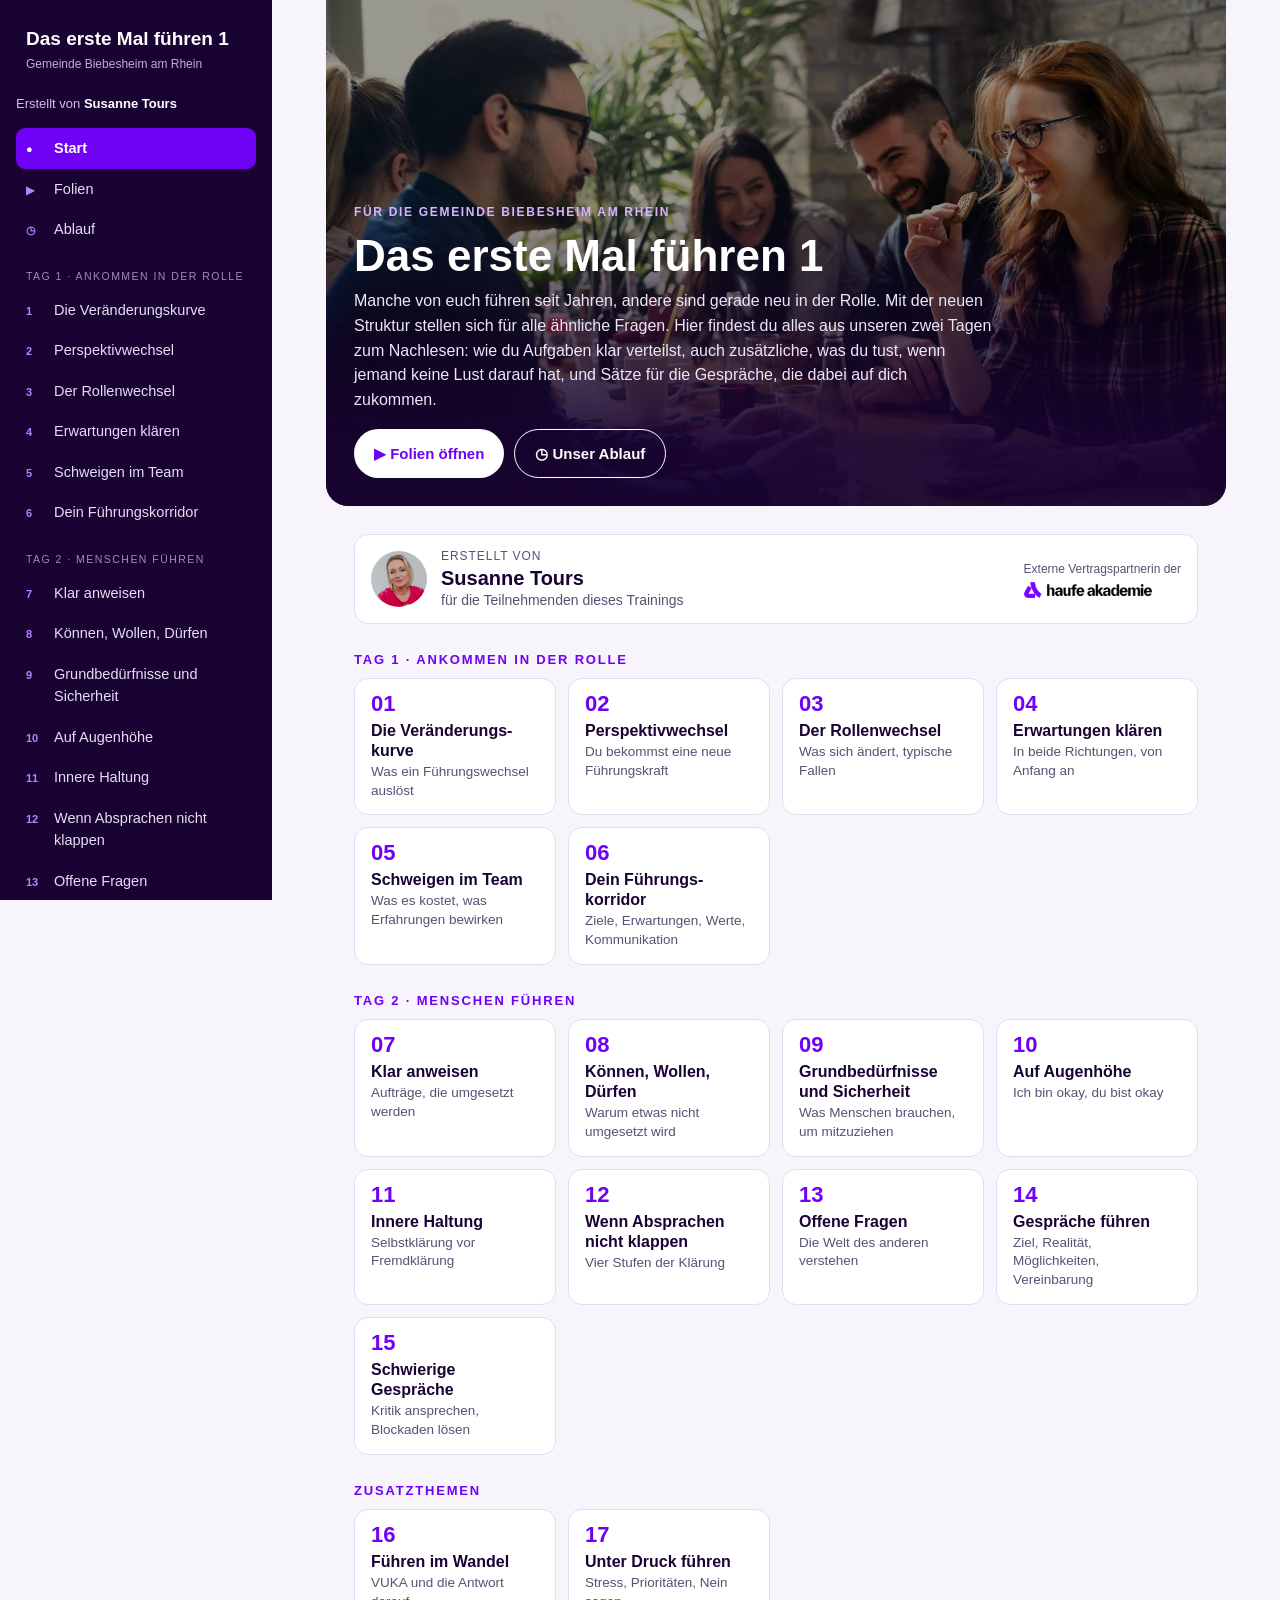
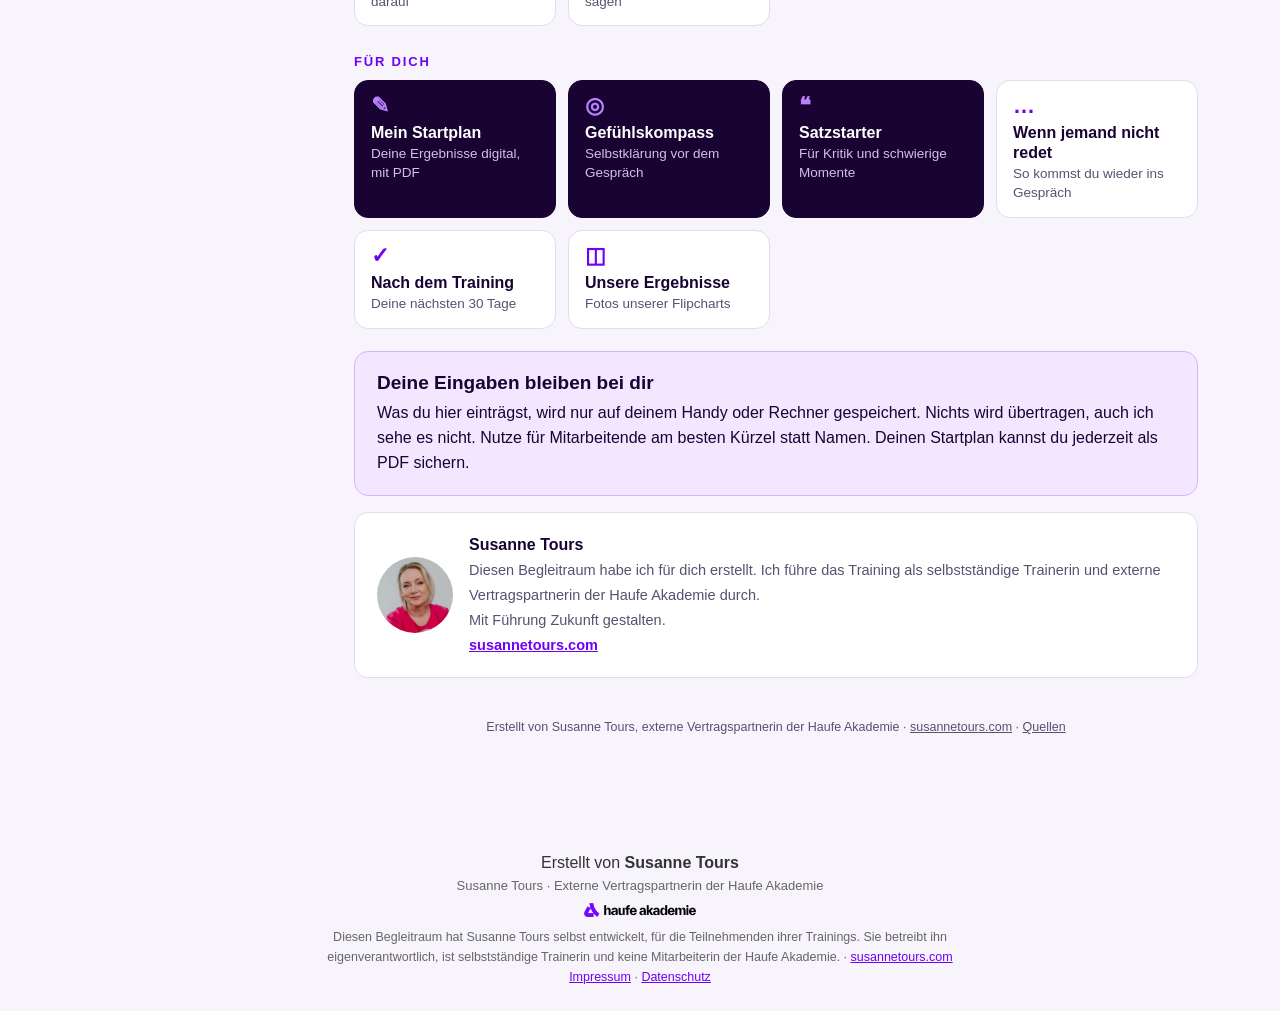
<file: index.html>
<!doctype html>
<html lang="de">
<head>
<meta charset="utf-8">
<meta name="viewport" content="width=device-width, initial-scale=1, viewport-fit=cover">
<meta name="theme-color" content="#190333">
<title>Begleitraum · Das erste Mal führen 1 · Gemeinde Biebesheim am Rhein</title>
<style>
:root{
  --violet:#6F01F5;--violet-2:#9746FA;--violet-3:#BA81FF;--violet-4:#D6B4FF;--lav:#F3E7FF;
  --dark:#190333;--dark-2:#2A0F55;
  --paper:#FFFFFF;--bg:#F7F4FC;--ink:#190333;--ink-soft:#5B4F72;--line:#E3DCEF;
  --ok:#14A51A;--warn:#CB0101;--amber:#c48a00;
  --sans:Arial,"Helvetica Neue",Helvetica,sans-serif;
  --r:14px;
}
*{box-sizing:border-box}
html,body{margin:0}
body{font-family:var(--sans);color:var(--ink);background:var(--bg);line-height:1.55;-webkit-font-smoothing:antialiased;-webkit-text-size-adjust:100%}
h1,h2,h3{color:var(--dark);line-height:1.2;margin:0 0 .5em;font-weight:700}
h1{font-size:clamp(28px,5vw,44px)}
h2{font-size:clamp(23px,3.4vw,30px)}
h3{font-size:19px}
p{margin:0 0 1em}
a{color:var(--violet)}
button{font-family:inherit}
img{max-width:100%}
.btn{display:inline-flex;align-items:center;gap:8px;border:0;border-radius:999px;padding:12px 20px;font-weight:700;font-size:15px;cursor:pointer;text-decoration:none;background:var(--violet);color:#fff;min-height:44px}
.btn.light{background:#fff;color:var(--violet)}
.btn.ghost{background:transparent;color:var(--violet);border:1.5px solid var(--violet)}
.btn.ghostw{background:transparent;color:#fff;border:1.5px solid #fff}
.btn.small{padding:8px 14px;font-size:14px;min-height:38px}
.btn:focus-visible,a:focus-visible,button:focus-visible,input:focus-visible,textarea:focus-visible{outline:3px solid var(--violet-3);outline-offset:2px}
.eyebrow{font-size:12px;letter-spacing:.14em;text-transform:uppercase;font-weight:700;color:var(--violet)}
.hero .eyebrow{color:var(--violet-4)}

/* Layout */
.layout{display:grid;grid-template-columns:272px 1fr;min-height:100vh}
nav.side{background:var(--dark);color:#fff;padding:24px 16px 30px;position:sticky;top:0;height:100vh;overflow:auto}
.brand{font-size:19px;font-weight:700;margin:0 10px 2px}
.brand-sub{font-size:12px;color:#BFAEDD;margin:0 10px 20px}
nav.side a{display:flex;gap:10px;align-items:baseline;color:#E6DDF5;text-decoration:none;padding:9px 10px;border-radius:9px;font-size:14.5px}
nav.side a .n{font-size:11px;color:var(--violet-3);font-weight:700;min-width:18px}
nav.side a:hover{background:#ffffff14}
nav.side a.active{background:var(--violet);color:#fff;font-weight:700}
nav.side a.active .n{color:#fff}
.navgroup{font-size:10.5px;letter-spacing:.14em;text-transform:uppercase;color:#9C8BBE;margin:18px 10px 6px}
main{padding:0 0 60px;min-width:0}
.topbar{display:none}
section.page{display:none;max-width:900px;margin:0 auto;padding:0 28px}
section.page.show{display:block;animation:fade .25s ease}
@keyframes fade{from{opacity:0;transform:translateY(6px)}to{opacity:1}}
.hero{position:relative;border-radius:0 0 22px 22px;overflow:hidden;margin:0 -28px 28px;aspect-ratio:16/9;min-height:300px;display:flex;align-items:flex-end;background:var(--dark) center top/cover no-repeat}
.hero::after{content:"";position:absolute;inset:0;background:linear-gradient(180deg,#19033300 0%,#19033300 40%,#190333E6 88%)}
.hero .in{position:relative;z-index:1;padding:28px;color:#fff;width:100%}
.hero h1,.hero h2{color:#fff;margin:6px 0 6px}
.hero p{color:#EDE5FA;margin:0;max-width:640px}
.hero .acts{margin-top:16px;display:flex;gap:10px;flex-wrap:wrap}
.lead{font-size:17px;color:var(--ink-soft)}
.card{background:var(--paper);border:1px solid var(--line);border-radius:var(--r);padding:20px 22px;margin:0 0 16px}
.card h3{margin-bottom:.35em}
.card p:last-child,.card ul:last-child,.card ol:last-child{margin-bottom:0}
.card.lav{background:var(--lav);border-color:var(--violet-4)}
.card.dk{background:var(--dark);border-color:var(--dark);color:#fff}
.card.dk h3{color:#fff}
.card.dk .eyebrow{color:var(--violet-4)}
.grid2{display:grid;grid-template-columns:repeat(2,minmax(0,1fr));gap:14px;margin-bottom:16px}
.grid3{display:grid;grid-template-columns:repeat(3,minmax(0,1fr));gap:14px;margin-bottom:16px}
.grid2 .card,.grid3 .card{margin:0}
h3.sec{margin:30px 0 12px;font-size:21px}
ul.clean{padding-left:1.2em;margin:.4em 0 .8em}ul.clean li{margin:.3em 0}
ol.clean{padding-left:1.3em;margin:.4em 0 .8em}ol.clean li{margin:.35em 0}
.formula{font-size:clamp(24px,5vw,34px);font-weight:700;color:var(--dark);text-align:center;margin:6px 0 10px}
.formula span{color:var(--violet)}
.study{display:grid;grid-template-columns:46px 1fr;gap:14px;align-items:start}
.study .num{width:46px;height:46px;border-radius:50%;background:var(--violet);color:#fff;font-size:20px;font-weight:700;display:grid;place-items:center}
.quote{font-size:19px;font-weight:700;color:var(--violet);margin:.2em 0 .4em}
.pill{display:inline-block;font-size:12px;font-weight:700;background:var(--lav);color:var(--violet);border-radius:999px;padding:3px 10px;margin:0 6px 6px 0}
.task{border-left:5px solid var(--violet);background:var(--paper);border-radius:0 var(--r) var(--r) 0;padding:16px 20px;margin:0 0 16px;border-top:1px solid var(--line);border-right:1px solid var(--line);border-bottom:1px solid var(--line)}
.task .eyebrow{display:block;margin-bottom:4px}
.quad{display:grid;grid-template-columns:1fr 1fr;gap:10px;margin:6px 0 4px}
.quad div{border-radius:12px;padding:12px 14px;font-size:14.5px}
.quad b{display:block;font-size:16px;margin-bottom:2px}
.q1{background:#FEF0CD}.q1 b{color:#86640C}.q2{background:#E3F4E4}.q2 b{color:#035407}.q3{background:#FAE6E6}.q3 b{color:#CB0101}.q4{background:var(--lav)}.q4 b{color:var(--violet)}
.needs{display:grid;grid-template-columns:repeat(auto-fill,minmax(240px,1fr));gap:12px;margin-bottom:16px}
.need{background:#fff;border:1px solid var(--line);border-radius:14px;padding:16px;display:flex;flex-direction:column;gap:8px}
.need .k{font-size:12px;letter-spacing:.12em;text-transform:uppercase;color:var(--violet);font-weight:700}
.need .hear{font-size:17px;font-weight:700}
.need p{margin:0;font-size:15px}
.need .help{margin-top:auto;background:var(--lav);border-radius:10px;padding:10px 12px;font-size:14.5px}
.need .help b{display:block;font-size:11px;letter-spacing:.12em;text-transform:uppercase;color:var(--violet);margin-bottom:2px}
.styles{display:grid;gap:10px;margin-bottom:16px}
.style{border-radius:12px;padding:14px 16px;border-left:6px solid}
.style b{font-size:17px}
.style p{margin:4px 0 0;font-size:15px}
.s-D{background:#FAE6E6;border-color:#CB0101}.s-K{background:#E3F4E4;border-color:#14A51A}.s-C{background:var(--lav);border-color:var(--violet)}.s-A{background:#F0F0F0;border-color:#777}.s-N{background:#FEF0CD;border-color:#c48a00}
.stairs{display:flex;flex-direction:column-reverse;gap:8px;margin:8px 0 6px}
.stairs div{border-radius:10px;padding:10px 14px;font-size:15px;width:72%}
.subnav{display:flex;flex-wrap:wrap;gap:8px;margin:0 0 22px}
.subnav button{border:1.5px solid var(--violet);background:#fff;color:var(--violet);border-radius:999px;padding:9px 15px;font-weight:700;font-size:14px;cursor:pointer;min-height:42px}
.subnav button.on{background:var(--violet);color:#fff}
.sub{display:none}.sub.show{display:block}

/* Tiles */
.tgroup{margin:28px 0 10px;font-size:13px;letter-spacing:.14em;text-transform:uppercase;color:var(--violet);font-weight:700}
.ntiles{display:grid;grid-template-columns:repeat(4,minmax(0,1fr));gap:12px;margin:0 0 6px}
.ntile{display:block;text-decoration:none;background:#fff;border:1px solid var(--line);border-radius:14px;padding:14px 16px;color:var(--ink);transition:transform .15s,border-color .15s,box-shadow .15s}
.ntile:hover{transform:translateY(-2px);border-color:var(--violet-3);box-shadow:0 8px 22px #6F01F518}
.ntile .n{font-weight:700;color:var(--violet);font-size:22px;line-height:1}
.ntile b{display:block;color:var(--dark);font-size:16px;margin:6px 0 2px;line-height:1.25}
.ntile span{color:var(--ink-soft);font-size:13.5px;line-height:1.4;display:block}
.ntile.dk{background:var(--dark);border-color:var(--dark)}.ntile.dk b{color:#fff}.ntile.dk span{color:#CFC2E8}.ntile.dk .n{color:var(--violet-3)}

/* Flipcharts */
.fcs{display:grid;grid-template-columns:repeat(auto-fill,minmax(140px,1fr));gap:12px;margin:0 0 16px}
.fcs button{padding:0;border:1px solid var(--line);border-radius:12px;background:#fff;cursor:zoom-in;overflow:hidden;text-align:left}
.fcs img{display:block;width:100%;aspect-ratio:1040/1500;object-fit:cover}
.fcs span{display:block;padding:8px 10px;font-size:13px;font-weight:700;color:var(--ink-soft)}
.fcbox{background:var(--lav);border-radius:var(--r);padding:16px 16px 4px;margin:24px 0 16px}
.fcbox .eyebrow{display:block;margin-bottom:10px}

/* Forms */
input[type=text],textarea,select{width:100%;border:1.5px solid var(--line);border-radius:10px;padding:12px 13px;font:inherit;font-size:16px;background:#fff;color:var(--ink)}
textarea{min-height:84px;resize:vertical}
label.l{display:block;font-weight:700;color:var(--dark);margin:14px 0 6px}
.hint{font-size:13.5px;color:var(--ink-soft);margin:-2px 0 8px}
.steps{display:flex;gap:5px;margin:0 0 8px}
.steps i{flex:1;height:6px;border-radius:4px;background:var(--line)}
.steps i.on{background:var(--violet)}
.stepname{font-size:13px;color:var(--ink-soft);margin:0 0 14px}
.wizard-nav{display:flex;justify-content:space-between;gap:10px;margin-top:18px}
.scale{display:flex;gap:6px;flex-wrap:wrap}
.scale button{flex:1;min-width:40px;max-width:58px;height:44px;border-radius:10px;border:1.5px solid var(--line);background:#fff;color:var(--ink);font:inherit;font-weight:700;cursor:pointer}
.scale button.on{background:var(--violet);color:#fff;border-color:var(--violet)}
.scale.wide{display:grid;grid-template-columns:repeat(6,1fr)}.scale.wide button{max-width:none;min-width:0;font-size:14px}
.check{display:flex;gap:12px;align-items:flex-start;padding:12px 0;border-bottom:1px solid var(--line);cursor:pointer}
.check:last-child{border-bottom:0}
.check input{margin-top:3px;width:20px;height:20px;accent-color:var(--violet);flex:none}
.player{border:1px solid var(--line);border-radius:12px;padding:12px 14px;margin:0 0 12px;background:#fff}
.player .top{display:flex;gap:8px;align-items:center}
.player .top input{flex:1}
.player .lbl{font-size:13px;font-weight:700;color:var(--ink-soft);margin:10px 0 4px}
.x{border:0;background:var(--lav);color:var(--violet);width:40px;height:40px;border-radius:10px;font-size:20px;cursor:pointer;flex:none}
.board{max-width:420px;margin:6px auto 0}
.kq{border-top:1px solid var(--line);padding:14px 0}.kq p{margin:0 0 8px}
.kbar{display:grid;grid-template-columns:118px 1fr 40px;gap:10px;align-items:center;margin:8px 0}
.kbar .t{height:12px;border-radius:6px;background:var(--lav);overflow:hidden}.kbar .t i{display:block;height:100%;background:var(--violet-3)}
.kbar.top .t i{background:var(--violet)}
.kbar b{font-size:14.5px}.kbar span{text-align:right;font-weight:700;font-size:14px}
.reco{background:var(--lav);border-radius:12px;padding:14px 16px;margin-top:14px}
.sent{display:flex;gap:10px;align-items:flex-start;justify-content:space-between;border-top:1px solid var(--line);padding:12px 0}
.sent q{quotes:"„" "“";font-size:15.5px}
.sent button{flex:none}
.agenda{width:100%;border-collapse:collapse;background:#fff;border-radius:var(--r);overflow:hidden;border:1px solid var(--line)}
.agenda td{padding:11px 14px;border-bottom:1px solid var(--line);vertical-align:top;font-size:15px}
.agenda td:first-child{font-weight:700;color:var(--violet);width:64px;white-space:nowrap}
.agenda tr.pause td{color:var(--ink-soft);font-style:italic;background:#FAF8FD}
.agenda small{display:block;color:var(--ink-soft);font-size:13px}
.gallery{display:grid;grid-template-columns:repeat(auto-fill,minmax(220px,1fr));gap:12px}
.gallery figure{margin:0;background:#fff;border:1px solid var(--line);border-radius:12px;overflow:hidden}
.gallery img{width:100%;display:block;cursor:zoom-in}
.gallery figcaption{padding:8px 10px;font-size:13.5px;font-weight:700}
.empty{text-align:center;color:var(--ink-soft);padding:30px 20px;border:2px dashed var(--line);border-radius:var(--r);background:#fff}
.foot{text-align:center;font-size:12.5px;color:var(--ink-soft);margin-top:40px}
.foot a{color:var(--ink-soft)}
.trainer{display:flex;gap:16px;align-items:center}
.trainer img{width:76px;height:76px;border-radius:50%;object-fit:cover;flex:none}
.toast{position:fixed;left:50%;bottom:24px;transform:translateX(-50%) translateY(20px);background:var(--dark);color:#fff;padding:10px 16px;border-radius:999px;font-size:14px;opacity:0;transition:.2s;pointer-events:none;z-index:80}
.toast.on{opacity:1;transform:translateX(-50%)}
#lightbox{position:fixed;inset:0;background:#0b0118ee;display:none;place-items:center;z-index:70;cursor:zoom-out;padding:12px}
#lightbox.on{display:grid}
#lightbox img{max-width:100%;max-height:92vh;border-radius:8px}
/* Folien */
.fol-grid{display:grid;grid-template-columns:repeat(auto-fill,minmax(200px,1fr));gap:12px;margin-top:14px}
.fol-grid button{padding:0;border:1px solid var(--line);border-radius:10px;background:#fff;cursor:pointer;overflow:hidden;text-align:left;font:700 12.5px var(--sans);color:var(--ink-soft)}
.fol-grid img{display:block;width:100%;aspect-ratio:16/9;object-fit:cover;background:var(--lav)}
.fol-grid span{display:block;padding:6px 10px}
#folView{position:fixed;inset:0;z-index:90;background:#120126;display:none;flex-direction:column;align-items:center;justify-content:center}
#folView.on{display:flex}
#folView img{display:block;width:min(100vw, calc((100vh - 64px) * 16 / 9));width:min(100vw, calc((100dvh - 64px) * 16 / 9));height:auto;aspect-ratio:16/9;max-width:none;max-height:none;object-fit:contain;user-select:none;flex:none}
#folView:fullscreen img,#folView:-webkit-full-screen img{width:min(100vw, calc((100vh - 64px) * 16 / 9))}
#folBar{position:absolute;left:0;right:0;bottom:0;height:58px;display:flex;align-items:center;justify-content:center;gap:10px;color:#fff;font-weight:700;font-size:15px}
#folBar button{background:transparent;border:1px solid var(--violet-2);color:#fff;border-radius:10px;padding:8px 16px;font-weight:700;font-size:18px;cursor:pointer;min-width:48px;min-height:44px}
#folClose{position:absolute;top:10px;right:12px;background:transparent;border:0;color:#fff;font-size:34px;cursor:pointer;line-height:1;width:48px;height:48px}

@media (max-width:860px){
  .layout{grid-template-columns:1fr}
  nav.side{position:fixed;inset:0 auto 0 0;width:286px;z-index:60;transform:translateX(-100%);transition:transform .25s;padding-top:calc(20px + env(safe-area-inset-top))}
  nav.side.open{transform:none;box-shadow:0 0 0 100vmax #0007}
  .topbar{display:flex;align-items:center;justify-content:space-between;background:var(--dark);color:#fff;padding:10px 12px;position:sticky;top:0;z-index:50;padding-top:calc(10px + env(safe-area-inset-top))}
  .topbar button{background:none;border:0;color:#fff;font-size:16px;font-weight:700;display:flex;gap:8px;align-items:center;cursor:pointer;min-height:44px;padding:0 6px}
  .topbar span{font-size:14px;color:#CFC2E8}
  section.page{padding:0 16px}
  .hero{margin:0 -16px 22px;border-radius:0;aspect-ratio:auto;min-height:0;flex-direction:column;align-items:stretch;background:var(--dark)!important}
  .hero::before{content:"";display:block;aspect-ratio:16/9;background:inherit;background-image:var(--img);background-size:cover;background-position:center top}
  .hero::after{display:none}
  .hero .in{background:var(--dark)}
  .hero .in{padding:22px 18px}
  .grid2,.grid3{grid-template-columns:1fr}
  .ntiles{grid-template-columns:repeat(2,minmax(0,1fr))}
  .card{padding:18px}
  .stairs div{width:84%}
}
@media (max-width:380px){.ntile{padding:12px}.ntile b{font-size:15px}}
@media print{
  nav.side,.topbar,.noprint,.subnav,.wizard-nav,.steps,.stepname,#folView,#lightbox,.toast{display:none!important}
  .layout{display:block}
  section.page{display:none!important}
  body.printing #print-area{display:block!important}
  body{background:#fff}
}
#print-area{display:none;font-size:13px;padding:10px}
#print-area h2{font-size:22px}#print-area h3{font-size:15px;margin:14px 0 4px;color:var(--violet)}
#print-area p{margin:0 0 4px}
/* Ergänzungen: Das erste Mal führen */
.daytag{display:inline-block;font-size:11px;font-weight:700;letter-spacing:.12em;text-transform:uppercase;background:var(--violet-4);color:var(--dark);border-radius:999px;padding:2px 9px;margin-left:6px;vertical-align:middle}
.curve{width:100%;height:auto;display:block;margin:4px 0 6px}
.phase{display:grid;grid-template-columns:34px 1fr;gap:12px;align-items:start;padding:12px 0;border-top:1px solid var(--line)}
.phase:first-of-type{border-top:0}
.phase .num{width:34px;height:34px;border-radius:50%;background:var(--lav);color:var(--violet);font-weight:700;display:grid;place-items:center;font-size:15px}
.phase h3{font-size:17px;margin:4px 0 2px}
.phase p{margin:0;font-size:15px}
.bridge{background:var(--dark);color:#fff;border-radius:12px;padding:12px 16px;margin:6px 0;font-size:15px}
.bridge b{color:var(--violet-4)}
.sw{display:grid;grid-template-columns:28px 1fr;grid-template-rows:1fr 28px;gap:6px;margin:6px 0 4px}
.sw .ax-y{writing-mode:vertical-rl;transform:rotate(180deg);text-align:center;font-size:12.5px;font-weight:700;color:var(--ink-soft)}
.sw .ax-x{grid-column:2;text-align:center;font-size:12.5px;font-weight:700;color:var(--ink-soft)}
.sw .q{display:grid;grid-template-columns:1fr 1fr;gap:8px}
.sw .q>div{border-radius:12px;padding:12px 14px;min-height:92px;font-size:14.5px}
.sw .q b{display:block;font-size:15px;margin-bottom:4px}
.sw .qa{background:#FEF0CD}.sw .qa b{color:#86640C}
.sw .qb{background:#E3F4E4}.sw .qb b{color:#035407}
.sw .qc{background:#FAE6E6}.sw .qc b{color:#CB0101}
.sw .qd{background:var(--lav)}.sw .qd b{color:var(--violet)}
.sw .chips{display:flex;flex-wrap:wrap;gap:5px;margin-top:6px}
.sw .chips span{background:#fff;border-radius:999px;padding:2px 9px;font-weight:700;font-size:13px;color:var(--dark)}
details.more{background:#fff;border:1px solid var(--line);border-radius:var(--r);margin:0 0 16px}
details.more summary{cursor:pointer;padding:16px 20px;font-weight:700;color:var(--violet);list-style:none}
details.more summary::-webkit-details-marker{display:none}
details.more summary::before{content:"＋ ";}
details.more[open] summary::before{content:"－ ";}
details.more .b{padding:0 20px 16px}
.ego{display:grid;gap:10px;margin:0 0 16px}
.ego>div{border-radius:14px;padding:14px 16px;background:#fff;border:1px solid var(--line);display:grid;grid-template-columns:56px 1fr;gap:12px;align-items:start}
.ego .k{width:56px;height:56px;border-radius:50%;display:grid;place-items:center;font-weight:700;color:#fff;font-size:22px}
.ego h3{font-size:17px;margin:2px 0 4px}
.ego p{margin:0 0 4px;font-size:15px}
.ego .say{font-size:14.5px;color:var(--ink-soft)}
.ok4{display:grid;grid-template-columns:1fr 1fr;gap:8px;margin:6px 0}
.ok4 div{border-radius:12px;padding:12px 14px;font-size:14.5px;background:#F4F1F8}
.ok4 b{display:block;font-size:15px;margin-bottom:2px}
.ok4 .yes{background:var(--violet);color:#fff}
.ok4 .yes b{color:#fff}
.trans{display:grid;grid-template-columns:1fr 1fr;gap:10px;margin:0 0 12px}
.trans div{border-radius:12px;padding:12px 14px;font-size:15px}
.trans .from{background:#FAE6E6}
.trans .to{background:#E3F4E4}
.trans small{display:block;font-size:11.5px;letter-spacing:.1em;text-transform:uppercase;font-weight:700;margin-bottom:4px;color:var(--ink-soft)}
.grow{display:grid;gap:10px;margin:0 0 16px}
.grow>div{display:grid;grid-template-columns:64px 1fr;gap:14px;background:#fff;border:1px solid var(--line);border-radius:14px;padding:14px 16px;align-items:start}
.grow .L{width:64px;height:64px;border-radius:14px;background:var(--violet);color:#fff;font-size:30px;font-weight:700;display:grid;place-items:center}
.grow h3{font-size:17px;margin:2px 0 4px}
.grow ul{margin:4px 0 0;padding-left:1.1em;font-size:15px}
.drei{display:grid;gap:10px;margin:0 0 16px}
.drei>div{background:var(--dark);color:#fff;border-radius:14px;padding:16px 18px}
.drei b{display:block;color:var(--violet-4);font-size:20px;margin-bottom:4px}
.drei p{margin:0;font-size:15px;color:#EDE5FA}
.drei q{display:block;margin-top:8px;font-weight:700;color:#fff;quotes:"„" "“"}
.korr{display:grid;grid-template-columns:repeat(2,minmax(0,1fr));gap:12px;margin:0 0 16px}
.korr .card{margin:0;border-top:5px solid var(--violet)}
@media (max-width:860px){.korr{grid-template-columns:1fr}.trans{grid-template-columns:1fr}}
[id]{scroll-margin-top:76px}

.chk{display:flex;gap:12px;align-items:flex-start;padding:10px 0;border-bottom:1px solid rgba(0,0,0,.08);font-size:16px;line-height:1.4;cursor:pointer}
.chk:last-child{border-bottom:0}
.chk input{width:22px;height:22px;flex:0 0 22px;margin:0;accent-color:#6F01F5}

.gk-in{width:100%;box-sizing:border-box;font:inherit;font-size:16px;padding:10px 12px;border:1px solid #CFC6DE;border-radius:10px;margin-top:6px}
.gk-item{padding:12px 0;border-bottom:1px solid rgba(0,0,0,.08)}.gk-item:last-child{border-bottom:0}
.gk-t{font-size:16px;line-height:1.4;margin-bottom:8px}
.gk-scale{display:flex;gap:8px}.gk-scale button{flex:1;min-height:44px;border:1px solid #CFC6DE;background:#fff;border-radius:10px;font:inherit;font-size:16px;font-weight:700;color:#190333;cursor:pointer}
.gk-scale button.on{background:#6F01F5;border-color:#6F01F5;color:#fff}
.gk-bar{display:grid;grid-template-columns:64px 1fr 28px;gap:10px;align-items:center;margin:8px 0;font-size:15px}
.gk-track{height:14px;background:#EEE8F6;border-radius:8px;overflow:hidden}.gk-track div{height:100%;border-radius:8px}
#print-area .card{border:1px solid #ddd;border-radius:8px;padding:8px 10px;margin:8px 0}

.gallery figcaption .ftext{display:block;font-weight:400;margin-top:4px;line-height:1.4}


.brand-by{font-size:13px;color:#CFC2E8;margin:4px 0 14px}
.brand-by b{color:#fff}
.side-partner{margin-top:22px;padding-top:14px;border-top:1px solid rgba(255,255,255,.15);font-size:12px;line-height:1.4;color:#CFC2E8}
.side-partner .haufe-logo{background:#fff;border-radius:8px;padding:6px 8px;margin-top:6px;display:inline-block}
.side-partner .haufe-logo img{height:14px;width:auto;display:block}
.topbar .top-by{font-size:14px;color:#fff;font-weight:700}
.partner{display:flex;align-items:center;gap:14px;flex-wrap:wrap;background:#fff;border:1px solid var(--line);border-radius:var(--r);padding:14px 16px;margin:16px 0;color:var(--ink)}
.partner .me{width:56px;height:56px;border-radius:50%;object-fit:cover;object-position:center 20%;flex:0 0 56px}
.partner .who{display:flex;flex-direction:column;line-height:1.3;flex:1 1 180px}
.partner .who .by{font-size:12px;text-transform:uppercase;letter-spacing:.08em;color:var(--ink-soft)}
.partner .who b{font-size:20px}
.partner .who span:last-child{font-size:14px;color:var(--ink-soft)}
.partner .for{display:flex;flex-direction:column;gap:4px;font-size:12px;color:var(--ink-soft)}
.partner .for img{height:16px;width:auto;align-self:flex-start}
.site-foot{max-width:760px;margin:40px auto 24px;padding:0 16px;font:13px/1.6 Arial,sans-serif;color:#666;text-align:center}
.site-foot .fby{font-size:16px;color:#333}
.site-foot img{height:14px;width:auto;display:block;margin:6px auto 10px}
.site-foot .small{font-size:12.5px}

</style>

</head>
<body>
<div class="layout">
<nav class="side" id="side" aria-label="Bereiche">
  <div class="brand">Das erste Mal führen 1</div>
  <div class="brand-sub">Gemeinde Biebesheim am Rhein</div>
  <div class="brand-by">Erstellt von <b>Susanne Tours</b></div>
  <a href="#start"><span class="n">●</span>Start</a>
  <a href="#folien"><span class="n">▶</span>Folien</a>
  <a href="#ablauf"><span class="n">◷</span>Ablauf</a>
  <div class="navgroup">Tag 1 · Ankommen in der Rolle</div>
  <a href="#kurve"><span class="n">1</span>Die Veränderungskurve</a>
  <a href="#perspektive"><span class="n">2</span>Perspektivwechsel</a>
  <a href="#rollenwechsel"><span class="n">3</span>Der Rollenwechsel</a>
  <a href="#erwartungen"><span class="n">4</span>Erwartungen klären</a>
  <a href="#schweigenteam"><span class="n">5</span>Schweigen im Team</a>
  <a href="#korridor"><span class="n">6</span>Dein Führungskorridor</a>
  <div class="navgroup">Tag 2 · Menschen führen</div>
  <a href="#anweisen"><span class="n">7</span>Klar anweisen</a>
  <a href="#skillwill"><span class="n">8</span>Können, Wollen, Dürfen</a>
  <a href="#beduerfnisse"><span class="n">9</span>Grundbedürfnisse und Sicherheit</a>
  <a href="#augenhoehe"><span class="n">10</span>Auf Augenhöhe</a>
  <a href="#haltung"><span class="n">11</span>Innere Haltung</a>
  <a href="#klaerung"><span class="n">12</span>Wenn Absprachen nicht klappen</a>
  <a href="#fragen"><span class="n">13</span>Offene Fragen</a>
  <a href="#grow"><span class="n">14</span>Gespräche führen</a>
  <a href="#schwierig"><span class="n">15</span>Schwierige Gespräche</a>
  <div class="navgroup">Zusatzthemen</div>
  <a href="#wandel"><span class="n">16</span>Führen im Wandel</a>
  <a href="#druck"><span class="n">17</span>Unter Druck führen</a>
  <div class="navgroup">Für dich</div>
  <a href="#startplan"><span class="n">✎</span>Mein Startplan</a>
  <a href="#gefuehlskompass"><span class="n">◎</span>Gefühlskompass</a>
  <a href="#saetze"><span class="n">❝</span>Satzstarter</a>
  <a href="#schweigen"><span class="n">…</span>Wenn jemand nicht redet</a>
  <a href="#danach"><span class="n">✓</span>Nach dem Training</a>
  <a href="#ergebnisse"><span class="n">◫</span>Unsere Ergebnisse</a>
  <a href="#quellen"><span class="n">i</span>Quellen</a>
  <div class="side-partner">Susanne Tours<br>Externe Vertragspartnerin der<div class="haufe-logo"><img src="bilder/haufe-akademie-logo.png" alt="Haufe Akademie"></div></div>
</nav>

<main>
<div class="topbar"><button onclick="toggleNav()" aria-label="Menü öffnen">☰ Menü</button><span class="top-by">Susanne Tours</span></div>

<!-- START -->
<section class="page" id="p-start">
  <div class="hero" style="background-image:url('bilder/start.jpg');--img:url('bilder/start.jpg')"><div class="in">
    <span class="eyebrow">Für die Gemeinde Biebesheim am Rhein</span>
    <h1>Das erste Mal führen 1</h1>
    <p>Manche von euch führen seit Jahren, andere sind gerade neu in der Rolle. Mit der neuen Struktur stellen sich für alle ähnliche Fragen. Hier findest du alles aus unseren zwei Tagen zum Nachlesen: wie du Aufgaben klar verteilst, auch zusätzliche, was du tust, wenn jemand keine Lust darauf hat, und Sätze für die Gespräche, die dabei auf dich zukommen.</p>
    <div class="acts"><a class="btn light" href="#folien">▶ Folien öffnen</a><a class="btn ghostw" href="#ablauf">◷ Unser Ablauf</a></div>
  </div></div>
  <div class="partner"><img class="me" src="bilder/susanne.jpg" alt="Susanne Tours"><div class="who"><span class="by">Erstellt von</span><b>Susanne Tours</b><span>für die Teilnehmenden dieses Trainings</span></div><div class="for"><span>Externe Vertragspartnerin der</span><img src="bilder/haufe-akademie-logo.png" alt="Haufe Akademie"></div></div>

  <h3 class="tgroup">Tag 1 · Ankommen in der Rolle</h3>
  <nav class="ntiles">
    <a class="ntile" href="#kurve"><div class="n">01</div><b>Die Veränderungs&shy;kurve</b><span>Was ein Führungswechsel auslöst</span></a>
    <a class="ntile" href="#perspektive"><div class="n">02</div><b>Perspektiv&shy;wechsel</b><span>Du bekommst eine neue Führungskraft</span></a>
    <a class="ntile" href="#rollenwechsel"><div class="n">03</div><b>Der Rollen&shy;wechsel</b><span>Was sich ändert, typische Fallen</span></a>
    <a class="ntile" href="#erwartungen"><div class="n">04</div><b>Erwartungen klären</b><span>In beide Richtungen, von Anfang an</span></a>
    <a class="ntile" href="#schweigenteam"><div class="n">05</div><b>Schweigen im Team</b><span>Was es kostet, was Erfahrungen bewirken</span></a>
    <a class="ntile" href="#korridor"><div class="n">06</div><b>Dein Führungs&shy;korridor</b><span>Ziele, Erwartungen, Werte, Kommunikation</span></a>
  </nav>

  <h3 class="tgroup">Tag 2 · Menschen führen</h3>
  <nav class="ntiles">
    <a class="ntile" href="#anweisen"><div class="n">07</div><b>Klar anweisen</b><span>Aufträge, die umgesetzt werden</span></a>
    <a class="ntile" href="#skillwill"><div class="n">08</div><b>Können, Wollen, Dürfen</b><span>Warum etwas nicht umgesetzt wird</span></a>
    <a class="ntile" href="#beduerfnisse"><div class="n">09</div><b>Grund&shy;bedürfnisse und Sicherheit</b><span>Was Menschen brauchen, um mitzuziehen</span></a>
    <a class="ntile" href="#augenhoehe"><div class="n">10</div><b>Auf Augenhöhe</b><span>Ich bin okay, du bist okay</span></a>
    <a class="ntile" href="#haltung"><div class="n">11</div><b>Innere Haltung</b><span>Selbstklärung vor Fremdklärung</span></a>
    <a class="ntile" href="#klaerung"><div class="n">12</div><b>Wenn Absprachen nicht klappen</b><span>Vier Stufen der Klärung</span></a>
    <a class="ntile" href="#fragen"><div class="n">13</div><b>Offene Fragen</b><span>Die Welt des anderen verstehen</span></a>
    <a class="ntile" href="#grow"><div class="n">14</div><b>Gespräche führen</b><span>Ziel, Realität, Möglichkeiten, Vereinbarung</span></a>
    <a class="ntile" href="#schwierig"><div class="n">15</div><b>Schwierige Gespräche</b><span>Kritik ansprechen, Blockaden lösen</span></a>
  </nav>

  <h3 class="tgroup">Zusatzthemen</h3>
  <nav class="ntiles">
    <a class="ntile" href="#wandel"><div class="n">16</div><b>Führen im Wandel</b><span>VUKA und die Antwort darauf</span></a>
    <a class="ntile" href="#druck"><div class="n">17</div><b>Unter Druck führen</b><span>Stress, Prioritäten, Nein sagen</span></a>
  </nav>

  <h3 class="tgroup">Für dich</h3>
  <nav class="ntiles">
    <a class="ntile dk" href="#startplan"><div class="n">✎</div><b>Mein Startplan</b><span>Deine Ergebnisse digital, mit PDF</span></a>
    <a class="ntile dk" href="#gefuehlskompass"><div class="n">◎</div><b>Gefühlskompass</b><span>Selbstklärung vor dem Gespräch</span></a>
    <a class="ntile dk" href="#saetze"><div class="n">❝</div><b>Satzstarter</b><span>Für Kritik und schwierige Momente</span></a>
    <a class="ntile" href="#schweigen"><div class="n">…</div><b>Wenn jemand nicht redet</b><span>So kommst du wieder ins Gespräch</span></a>
    <a class="ntile" href="#danach"><div class="n">✓</div><b>Nach dem Training</b><span>Deine nächsten 30 Tage</span></a>
    <a class="ntile" href="#ergebnisse"><div class="n">◫</div><b>Unsere Ergebnisse</b><span>Fotos unserer Flipcharts</span></a>
  </nav>

  <div class="card lav" style="margin-top:22px"><h3>Deine Eingaben bleiben bei dir</h3><p>Was du hier einträgst, wird nur auf deinem Handy oder Rechner gespeichert. Nichts wird übertragen, auch ich sehe es nicht. Nutze für Mitarbeitende am besten Kürzel statt Namen. Deinen Startplan kannst du jederzeit als PDF sichern.</p></div>
  <div class="card"><div class="trainer"><img src="bilder/susanne.jpg" alt="Susanne Tours"><div><b>Susanne Tours</b><br><span style="color:var(--ink-soft);font-size:14.5px">Diesen Begleitraum habe ich für dich erstellt. Ich führe das Training als selbstständige Trainerin und externe Vertragspartnerin der Haufe Akademie durch.</span><br><span style="color:var(--ink-soft);font-size:14.5px">Mit Führung Zukunft gestalten.</span><br><a href="https://susannetours.com" target="_blank" rel="noopener" style="font-size:14.5px;font-weight:700">susannetours.com</a></div></div></div>
  <p class="foot">Erstellt von Susanne Tours, externe Vertragspartnerin der Haufe Akademie · <a href="https://susannetours.com" target="_blank" rel="noopener">susannetours.com</a> · <a href="#quellen">Quellen</a></p>
</section>

<!-- FOLIEN -->
<section class="page" id="p-folien">
  <div style="height:26px"></div>
  <span class="eyebrow">Alle Folien der zwei Tage</span>
  <h2>Folien</h2>
  <p class="lead">Tippe auf eine Folie, um sie groß anzusehen. Weiterblättern mit Wischen oder den Pfeilen.</p>
  <button class="btn" id="folStart" type="button">▶ Ab Anfang zeigen</button>
  <div class="fol-grid" id="folGrid"></div>
</section>

<!-- ABLAUF -->
<section class="page" id="p-ablauf">
  <div class="hero" style="background-image:url('bilder/ablauf.jpg');--img:url('bilder/ablauf.jpg')"><div class="in"><span class="eyebrow">Zwei Tage · 09:00 bis 17:00 Uhr</span><h2>Unser Ablauf</h2><p>Du arbeitest viel mit den anderen, an deinem eigenen Team und an echten Situationen aus deinem Alltag.</p></div></div>
  <div class="subnav" id="abnav"><button data-sub="t1" class="on">Tag 1</button><button data-sub="t2">Tag 2</button></div>
  <div class="sub show" id="sub-t1">
  <table class="agenda">
    <tr><td>09:00</td><td><b>Ankommen</b><small>Aufstellung nach Führungserfahrung, Vorstellung mit Rolle, Team und Erwartungen, was Führung für dich bedeutet</small></td></tr>
    <tr><td>09:45</td><td><b>Die Veränderungskurve</b><small>Was ein Führungswechsel bei Menschen auslöst</small></td></tr>
    <tr class="pause"><td>10:15</td><td>Kaffeepause bis 10:30 Uhr</td></tr>
    <tr><td>10:30</td><td><b>Perspektivwechsel</b><small>Du bekommst eine neue Führungskraft. Was geht dir durch den Kopf?</small></td></tr>
    <tr><td>11:30</td><td><b>Erwartungen klären</b><small>Die Fragen deines Teams beantworten, deine Erwartungen formulieren</small></td></tr>
    <tr class="pause"><td>12:30</td><td>Mittagspause bis 13:30 Uhr</td></tr>
    <tr><td>13:30</td><td><b>Dein Führungskorridor</b><small>Ziele, Erwartungen, Werte und Prinzipien, Kommunikation</small></td></tr>
    <tr class="pause"><td>15:15</td><td>Kaffeepause bis 15:30 Uhr</td></tr>
    <tr><td>15:30</td><td><b>Grundbedürfnisse und psychologische Sicherheit</b><small>Was Menschen brauchen, um offen zu sprechen und gut zusammenzuarbeiten</small></td></tr>
    <tr><td>16:40</td><td><b>Tagesabschluss</b><small>Dein wichtigster Gedanke von heute</small></td></tr>
    <tr><td>17:00</td><td><b>Ende des ersten Tages</b></td></tr>
  </table>
  </div>
  <div class="sub" id="sub-t2">
  <table class="agenda">
    <tr><td>09:00</td><td><b>Ankommen</b><small>Was ist dir seit gestern durch den Kopf gegangen? Ein Blick auf eure Hashtags</small></td></tr>
    <tr><td>09:15</td><td><b>Können und Wollen</b><small>Euer Führungsverhalten für jedes Feld der Matrix</small></td></tr>
    <tr class="pause"><td>10:15</td><td>Kaffeepause bis 10:30 Uhr</td></tr>
    <tr><td>10:30</td><td><b>Auf Augenhöhe</b><small>Ich bin okay, du bist okay. Drei Ich-Zustände</small></td></tr>
    <tr><td>11:30</td><td><b>Offene Fragen</b><small>Die Matrix mit Fragen ergänzen, dein Team einordnen</small></td></tr>
    <tr class="pause"><td>12:30</td><td>Mittagspause bis 13:30 Uhr</td></tr>
    <tr><td>13:30</td><td><b>Gespräche führen</b><small>Dein Gesprächsplan und ein geprobtes Gespräch im Trio</small></td></tr>
    <tr class="pause"><td>15:15</td><td>Kaffeepause bis 15:30 Uhr</td></tr>
    <tr><td>15:30</td><td><b>Schwierige Gespräche</b><small>Dein blinder Fleck, Kritik ansprechen und wenn jemand nicht mit dir redet</small></td></tr>
    <tr><td>16:30</td><td><b>Dein Startplan</b><small>Deine nächsten Schritte für die kommenden 30 Tage</small></td></tr>
    <tr><td>17:00</td><td><b>Ende</b></td></tr>
  </table>
  </div>
  <div style="height:20px"></div>
</section>

<!-- 1 KURVE -->
<section class="page" id="p-kurve">
  <div class="hero" style="background-image:url('bilder/kurve.jpg');--img:url('bilder/kurve.jpg')"><div class="in"><span class="eyebrow">Tag 1 · Modul 1</span><h2>Die Veränderungskurve</h2><p>Eine neue Führungskraft oder eine neue Struktur ist für ein Team eine Veränderung. Auch dann, wenn alle sie wollen.</p></div></div>
  <div class="card"><h3>Worum es geht</h3><p>Menschen reagieren auf Veränderungen in einem ähnlichen Muster. Erst kommt die Überraschung, dann oft Ablehnung und Widerstand, und erst später die Bereitschaft, sich auf das Neue einzulassen. Wenn du die Kurve kennst, nimmst du Widerstand nicht persönlich. Und du weißt, was dein Team gerade von dir braucht.</p></div>
  <div class="card">
    <svg class="curve" viewBox="0 0 640 345" role="img" aria-label="Die Veränderungskurve mit acht Phasen">
      <line x1="30" y1="310" x2="625" y2="310" stroke="#5B4F72" stroke-width="1.5"/>
      <line x1="30" y1="310" x2="30" y2="30" stroke="#5B4F72" stroke-width="1.5"/>
      <text x="620" y="332" text-anchor="end" font-size="14" fill="#5B4F72">Zeit →</text>
      <text x="16" y="170" font-size="14" fill="#5B4F72" transform="rotate(-90 16 170)" text-anchor="middle">Energie und Zuversicht</text>
      <path d="M440,218 C400,205 300,175 225,200" fill="none" stroke="#CB0101" stroke-width="2.5" stroke-dasharray="7 5" marker-end="url(#ar)"/>
      <defs><marker id="ar" viewBox="0 0 10 10" refX="6" refY="5" markerWidth="5" markerHeight="5" orient="auto"><path d="M0,0 L10,5 L0,10 z" fill="#CB0101"/></marker></defs>
      <path d="M40,150 C48,157 68,196 85,190 C102,184 122,113 145,115 C168,117 199,177 225,200 C251,223 277,238 300,252 C323,266 339,288 362,282 C385,276 414,241 440,218 C466,195 488,165 515,142 C542,119 586,89 600,78" fill="none" stroke="#6F01F5" stroke-width="4" stroke-linecap="round"/>
      <g font-size="13" font-weight="700" fill="#fff" text-anchor="middle">
        <circle cx="85" cy="190" r="14" fill="#6F01F5"/><text x="85" y="195">1</text>
        <circle cx="145" cy="115" r="13" fill="#6F01F5"/><text x="145" y="120">2</text>
        <circle cx="225" cy="200" r="13" fill="#6F01F5"/><text x="225" y="205">3</text>
        <circle cx="300" cy="252" r="13" fill="#6F01F5"/><text x="300" y="257">4</text>
        <circle cx="362" cy="282" r="13" fill="#6F01F5"/><text x="362" y="287">5</text>
        <circle cx="440" cy="218" r="13" fill="#6F01F5"/><text x="440" y="223">6</text>
        <circle cx="515" cy="142" r="13" fill="#6F01F5"/><text x="515" y="147">7</text>
        <circle cx="600" cy="78" r="13" fill="#6F01F5"/><text x="600" y="83">8</text>
      </g>
      <g font-weight="700" font-size="15">
        <line x1="262" y1="228" x2="200" y2="268" stroke="#190333" stroke-width="1.5"/><circle cx="262" cy="228" r="6" fill="#190333"/>
        <text x="196" y="285" text-anchor="end" fill="#190333">Warum? Wozu?</text>
        <line x1="331" y1="268" x2="452" y2="262" stroke="#190333" stroke-width="1.5"/><circle cx="331" cy="268" r="6" fill="#190333"/>
        <text x="458" y="262" fill="#190333">Was bedeutet</text><text x="458" y="280" fill="#190333">das für mich?</text>
        <text x="330" y="172" text-anchor="middle" fill="#CB0101">schlechte Erfahrung</text>
      </g>
    </svg>
    <div class="phase"><div class="num">1</div><div><h3>Schock</h3><p>„Wie, wir bekommen eine neue Führungskraft?“ Die Nachricht trifft das Team unvorbereitet.</p></div></div>
    <div class="phase"><div class="num">2</div><div><h3>Verneinung</h3><p>„Bei uns ändert sich dadurch nichts.“ Man macht weiter wie bisher.</p></div></div>
    <div class="phase"><div class="num">3</div><div><h3>Widerstand</h3><p>Bedenken werden laut, oft auch nur in der Kaffeeküche. Die Energie sinkt.</p></div></div>
    <div class="bridge"><b>● Hier hilft dir:</b> Warum und Ziel klären. Wozu passiert das, und wohin wollen wir?</div>
    <div class="phase"><div class="num">4</div><div><h3>Rationale Einsicht</h3><p>„Ich verstehe, warum das sinnvoll ist.“ Der Kopf ist dabei, das Gefühl noch nicht.</p></div></div>
    <div class="bridge"><b>● Hier hilft dir:</b> Die Frage beantworten, die jetzt alle stellen: Was bedeutet das für mich?</div>
    <div class="phase"><div class="num">5</div><div><h3>Emotionale Einsicht</h3><p>Der tiefste Punkt. Abschied vom Alten. Jetzt entsteht die Bereitschaft, sich auf das Neue einzulassen.</p></div></div>
    <div class="phase"><div class="num">6</div><div><h3>Ausprobieren</h3><p>Das Team testet, wie es mit dir läuft. Achtung: Eine schlechte Erfahrung führt schnell zurück in den Widerstand.</p></div></div>
    <div class="phase"><div class="num">7</div><div><h3>Erkenntnis</h3><p>„Das funktioniert ja.“ Erste Erfolge geben Sicherheit.</p></div></div>
    <div class="phase"><div class="num">8</div><div><h3>Integration</h3><p>Das Neue ist Alltag geworden. Niemand spricht mehr vom Wechsel.</p></div></div>
  </div>
  <div class="card dk"><span class="eyebrow">Und du?</span><p style="margin-top:6px">Auch du durchläufst die Kurve. Der Wechsel in die Führungsrolle ist für dich selbst eine große Veränderung. Es ist normal, wenn du zwischendurch zweifelst.</p></div>
  <div class="task"><span class="eyebrow">Aus dem Training</span><b>Wo steht dein Team?</b><p style="margin:4px 0 0">Klebe einen Punkt an die Kurve: Wo steht dein Team gerade? Und wo stehst du selbst? Was braucht dein Team jetzt von dir?</p></div>
  <a class="btn ghost" href="#startplan?step=2">✎ Im Startplan festhalten</a>
  <div class="unsere-fotos" data-ort="kurve"></div>
  <div style="height:20px"></div>
</section>

<!-- 2 PERSPEKTIVE -->
<section class="page" id="p-perspektive">
  <div class="hero" style="background-image:url('bilder/perspektive.jpg');--img:url('bilder/perspektive.jpg')"><div class="in"><span class="eyebrow">Tag 1 · Modul 2</span><h2>Perspektivwechsel</h2><p>Dreh den Spieß um. Du bist Mitarbeiterin oder Mitarbeiter und bekommst eine neue Führungskraft.</p></div></div>
  <div class="card"><h3>Die Frage hinter allen Fragen</h3><p>Wenn eine neue Führungskraft kommt, fragt sich jede Person im Team zuerst: <b>Was bedeutet das für mich?</b> Diese Frage wird selten laut gestellt. Sie steckt aber hinter fast allem, was du in den ersten Wochen hörst.</p></div>
  <h3 class="sec">Was Mitarbeitenden durch den Kopf geht</h3>
  <div class="grid2">
    <div class="card lav"><span class="eyebrow">Mein Alltag</span><ul class="clean"><li>Bekomme ich noch meinen Urlaub, wann ich ihn brauche?</li><li>Kann ich weiter im Homeoffice arbeiten?</li><li>Bleiben meine Aufgaben, wie sie sind?</li></ul></div>
    <div class="card lav"><span class="eyebrow">Meine Stellung</span><ul class="clean"><li>Sieht sie, was ich bisher geleistet habe?</li><li>Hat er Lieblinge im Team?</li><li>Was passiert mit meinen Absprachen mit der alten Führungskraft?</li></ul></div>
    <div class="card lav"><span class="eyebrow">Die Art zu führen</span><ul class="clean"><li>Wird jetzt alles kontrolliert?</li><li>Darf ich noch selbst entscheiden?</li><li>Wie erreichbar ist sie, und wie schnell entscheidet sie?</li></ul></div>
    <div class="card lav"><span class="eyebrow">Die Zukunft</span><ul class="clean"><li>Was hat er mit dem Team vor?</li><li>Wird umstrukturiert?</li><li>Habe ich hier noch eine Perspektive?</li></ul></div>
  </div>
  <div class="card dk"><span class="eyebrow">Die Erkenntnis</span><h3>Sicherheit entsteht durch Klarheit</h3><p>Viele dieser Fragen kannst du beantworten, bevor sie jemand stellt. Je früher du das tust, desto schneller kommt dein Team durch die Kurve. Deshalb ist der nächste Schritt so wichtig: Erwartungen klären.</p></div>
  <div class="task"><span class="eyebrow">Aus dem Training</span><b>Was muss ich jetzt als Führungskraft tun?</b><p style="margin:4px 0 0">Ihr habt in Gruppen gesammelt, was euch als Mitarbeitende beschäftigen würde. Dann habt ihr die Brille gewechselt: Was folgt daraus für mein Handeln als Führungskraft, in den nächsten Tagen und Wochen?</p></div>
  <h3 class="sec">Wenn du aus dem eigenen Team kommst</h3>
  <div class="card"><p>Gestern Kollegin, heute Chefin. Oder: lange vertrautes Team, jetzt neue Struktur. Beides ist für alle Seiten neu. Ein paar Gedanken, die helfen:</p><ul class="clean"><li><b>Sprich die neue Rolle offen an.</b> Das Team weiß, dass sich etwas verändert hat. Schweigen macht es nicht leichter.</li><li><b>Hol die Menschen herein, statt sie bloßzustellen.</b> Wer dir früher vom Chef erzählt hat, fühlt sich vielleicht unsicher. Gib allen einen neuen Start.</li><li><b>Freundschaft und Führung schließen sich nicht aus.</b> Aber manche Gespräche führst du jetzt in einer anderen Rolle. Sag dazu, in welcher.</li></ul></div>
  <a class="btn ghost" href="#startplan?step=3">✎ Im Startplan festhalten</a>
  <div class="unsere-fotos" data-ort="perspektive"></div>
  <div style="height:20px"></div>
</section>

<!-- 3 ERWARTUNGEN -->
<section class="page" id="p-erwartungen">
  <div class="hero" style="background-image:url('bilder/erwartungen.jpg');--img:url('bilder/erwartungen.jpg')"><div class="in"><span class="eyebrow">Tag 1 · Modul 4</span><h2>Erwartungen klären</h2><p>Viele Konflikte in der Führung entstehen nicht aus bösem Willen, sondern aus unausgesprochenen Erwartungen.</p></div></div>
  <div class="card"><h3>Worum es geht</h3><p>Dein Team hat Erwartungen an dich. Du hast Erwartungen an dein Team. Und deine eigene Führungskraft hat Erwartungen an euch beide. Solange niemand sie ausspricht, rät jeder. Kläre sie früh, am besten in einem eigenen Gespräch.</p></div>
  <h3 class="sec">Drei Richtungen</h3>
  <div class="grid3">
    <div class="card lav"><span class="eyebrow">Was du erwartest</span><h3>Von deinem Team</h3><p>Was ist dir in der Zusammenarbeit wichtig? Woran merkst du, dass es gut läuft?</p></div>
    <div class="card lav"><span class="eyebrow">Was dein Team erwartet</span><h3>Von dir</h3><p>Frag nach. Was braucht ihr von mir, damit ihr gut arbeiten könnt?</p></div>
    <div class="card lav"><span class="eyebrow">Was von oben kommt</span><h3>Von deiner Führungskraft</h3><p>Welche Ziele, welcher Spielraum, welche Entscheidungen liegen bei dir?</p></div>
  </div>
  <h3 class="sec">Klare Antworten auf die Alltagsfragen</h3>
  <div class="card"><p>Diese Fragen beschäftigen dein Team. Überleg dir vorher, was du dazu sagen kannst, und sag auch offen, was du noch nicht weißt.</p>
    <ul class="clean"><li><b>Urlaub:</b> Wie wird er geplant? Wer vertritt wen?</li><li><b>Homeoffice:</b> Was bleibt, was ist neu?</li><li><b>Erreichbarkeit:</b> Wann und wie bin ich für euch da?</li><li><b>Entscheidungen:</b> Was entscheidet ihr selbst, was mit mir, was ich allein?</li><li><b>Bestehende Absprachen:</b> Was gilt weiter?</li></ul></div>
  <div class="card dk"><span class="eyebrow">Ein ehrlicher Satz hilft</span><p class="quote" style="color:#fff">„Das weiß ich heute noch nicht. Ich sage euch bis Ende des Monats Bescheid.“</p><p>Das schafft mehr Vertrauen als eine schnelle Antwort, die du später zurücknehmen musst.</p></div>
  <h3 class="sec">Das Erwartungsgespräch</h3>
  <div class="card"><ol class="clean"><li>Kündige das Gespräch an und sag, worum es geht.</li><li>Erzähl kurz, was dir in der Zusammenarbeit wichtig ist.</li><li>Frag nach: Was brauchst du von mir? Was hat dir bisher geholfen? Was soll bleiben, was soll sich ändern?</li><li>Beantworte die Alltagsfragen, so gut du kannst.</li><li>Haltet fest, was ihr vereinbart habt, und wann ihr wieder darauf schaut.</li></ol></div>
  <a class="btn ghost" href="#startplan?step=3">✎ Im Startplan festhalten</a>
  <div class="unsere-fotos" data-ort="erwartungen"></div>
  <div style="height:20px"></div>
</section>

<!-- 4 KORRIDOR -->
<section class="page" id="p-korridor">
  <div class="hero" style="background-image:url('bilder/korridor.jpg');--img:url('bilder/korridor.jpg')"><div class="in"><span class="eyebrow">Tag 1 · Modul 6</span><h2>Dein Führungskorridor</h2><p>Der Rahmen, in dem dein Team sich frei bewegen kann. Klar genug für Orientierung, weit genug für Eigenverantwortung.</p></div></div>
  <div class="card"><h3>Worum es geht</h3><p>Dein Führungskorridor beantwortet vier Fragen. Sie bauen aufeinander auf. Wenn du sie für dich geklärt hast, kannst du deinem Team sagen, wofür du stehst und was du erwartest.</p></div>
  <div class="korr">
    <div class="card"><span class="eyebrow">1 · Ziele</span><h3>Welche Ziele habe ich für meinen Bereich?</h3><p>Was wollen wir in diesem Jahr erreichen? Woran merken wir, dass wir erfolgreich sind? Und was ist in den nächsten drei Monaten dran? Dafür helfen dir <a href="#korridor?to=okr">kurzfristige Ziele mit OKR</a>.</p></div>
    <div class="card"><span class="eyebrow">2 · Erwartungen</span><h3>Was erwarte ich, damit wir die Ziele erreichen?</h3><p>Was muss jede Person beitragen? Was ist für mich nicht verhandelbar?</p></div>
    <div class="card"><span class="eyebrow">3 · Werte und Prinzipien</span><h3>Wie wollen wir zusammenarbeiten?</h3><p>Welche Werte sind mir wichtig? Welche Prinzipien gelten in unserem Team, zum Beispiel beim Umgang mit Fehlern?</p></div>
    <div class="card"><span class="eyebrow">4 · Kommunikation</span><h3>Welche Kommunikation braucht es dafür?</h3><p>Welche Termine, welche Kanäle, wie oft Einzelgespräche? Wie informiere ich, wie holt ihr euch Hilfe?</p></div>
  </div>
  <div class="card dk"><span class="eyebrow">Ein Impuls für Werte und Prinzipien</span><h3>Vertrauen, Verantwortung, Fehlbarkeit</h3><ul class="clean"><li><b>Vertrauen schenken:</b> Du traust deinem Team etwas zu, bevor es sich beweisen muss.</li><li><b>Verantwortung übertragen:</b> Du gibst Aufgaben wirklich ab, mit Spielraum.</li><li><b>Fehlbarkeit zeigen:</b> Du stehst zu eigenen Fehlern. Das macht es anderen leichter, offen zu sein.</li></ul></div>
  <h3 class="sec" id="okr">Kurzfristige Ziele mit OKR</h3>
  <div class="card"><h3>Ziele für kurze Strecken</h3><p>Wenn sich ständig etwas verändert, ist ein Jahresziel oft nach wenigen Monaten überholt. OKR, kurz für <b>Objectives and Key Results</b>, setzen Ziele für drei Monate. Unterwegs schaut ihr regelmäßig, ob der Weg noch stimmt. Das Ziel in deinem Korridor gibt die Richtung. Das OKR ist die nächste Etappe dorthin.</p></div>
  <div class="grid2">
    <div class="card dk"><span class="eyebrow">Objective</span><h3>Was wollen wir erreichen?</h3><p>Ein Ziel in Worten, klar und motivierend. Es gibt die Richtung vor.</p></div>
    <div class="card lav"><span class="eyebrow">Key Results</span><h3>Woran merken wir, dass wir es geschafft haben?</h3><p>Zwei bis vier Ergebnisse, die man messen kann, mit Zahl und Datum. Sie beschreiben die Wirkung, nicht die Aufgaben.</p></div>
  </div>
  <h3 class="sec">Der Rhythmus</h3>
  <div class="card"><div class="study"><div class="num">3</div><div><h3>3 Monate</h3><p>So lange gilt ein OKR. Danach wertet ihr aus und setzt das nächste.</p></div></div></div>
  <div class="card"><div class="study"><div class="num">↻</div><div><h3>Sprints à 2 bis 3 Wochen</h3><p>Kurze Etappen. Am Ende jedes Sprints schaut ihr gemeinsam: Was haben wir geschafft? Was ist der nächste Schritt?</p></div></div></div>
  <div class="card"><div class="study"><div class="num">✓</div><div><h3>Stand-ups</h3><p>Kurz und regelmäßig, oft nur 15 Minuten: Was ist erledigt? Was ist als Nächstes dran? Wo hakt es?</p></div></div></div>
  <h3 class="sec">So gehst du vor</h3>
  <div class="card"><ol class="clean"><li><b>Objective finden:</b> Was ist in den nächsten drei Monaten das Wichtigste? Formuliert das Ziel gemeinsam mit dem Team.</li><li><b>Key Results festlegen:</b> Zwei bis vier messbare Ergebnisse.</li><li><b>In Sprints arbeiten:</b> Alle zwei bis drei Wochen draufschauen und nachsteuern, dazwischen kurze Stand-ups.</li><li><b>Auswerten und neu setzen:</b> Nach drei Monaten: Was haben wir erreicht? Was lernen wir daraus?</li></ol></div>
  <div class="card lav"><span class="eyebrow">Ein Beispiel</span><h3>Unser Team arbeitet sicher mit dem neuen System.</h3><ul class="clean"><li>Alle acht im Team haben die Schulung bis 15. November abgeschlossen.</li><li>Die Rückfragen an den Support halbieren sich bis Ende Dezember.</li><li>Jede Woche zeigt eine Person im Stand-up einen Kniff, der ihr Zeit spart.</li></ul><p style="margin-top:8px"><b>Kein Key Result:</b> „Schulung anbieten“. Das ist eine Aufgabe, keine Wirkung.</p></div>
  <div class="card"><h3>Dein erstes OKR</h3>
    <label class="l">Objective: Was wollen wir in den nächsten drei Monaten erreichen?</label><textarea data-save="plan.korr.okr"></textarea>
    <label class="l">Key Results: Woran merken wir es? Zwei bis vier, mit Zahl und Datum.</label><textarea data-save="plan.korr.kr"></textarea>
    <label class="l">Unser Rhythmus: Wann sind Stand-ups, wann endet der erste Sprint?</label><textarea data-save="plan.korr.rhythmus"></textarea>
    <p class="hint" style="margin-top:8px">Das landet auch in deinem Startplan unter Schritt 4.</p>
  </div>
  <div class="task"><span class="eyebrow">Aus dem Training</span><b>Dein Korridor in Worten</b><p style="margin:4px 0 0">Du hast deinen Führungskorridor ausgefüllt und einer anderen Person vorgestellt, so als würdest du mit deinem Team sprechen. Die andere Person hat zurückgemeldet: Was ist klar angekommen? Was ist noch offen?</p></div>
  <a class="btn ghost" href="#startplan?step=4">✎ Im Startplan festhalten</a>
  <div class="unsere-fotos" data-ort="korridor"></div>
  <div style="height:20px"></div>
</section>

<!-- 5 BEDÜRFNISSE -->
<section class="page" id="p-beduerfnisse">
  <div class="hero" style="background-image:url('bilder/beduerfnisse.jpg');--img:url('bilder/beduerfnisse.jpg')"><div class="in"><span class="eyebrow">Tag 2 · Modul 9</span><h2>Grundbedürfnisse und psychologische Sicherheit</h2><p>Menschen arbeiten gut, wenn ihre Grundbedürfnisse erfüllt sind. Als Führungskraft hast du großen Einfluss darauf.</p></div></div>
  <div class="card"><h3>Worum es geht</h3><p>Wenn Menschen gereizt, still oder blockiert reagieren, steckt fast immer ein Bedürfnis dahinter, das gerade nicht erfüllt ist. Hinter Motivation, aber auch hinter Widerstand, stecken meist dieselben fünf Bedürfnisse. Werden sie bedroht, reagieren Menschen mit Abwehr. Werden sie gestärkt, entsteht Engagement. Das Gute: Du kannst im Alltag viel dafür tun, oft mit kleinen Gesten.</p></div>
  <div class="needs" id="needs"></div>
  <h3 class="sec" id="psychsicherheit">Psychologische Sicherheit</h3>
  <div class="card"><h3>Warum Zusammenarbeit oft schwierig wird</h3><p>Teams arbeiten an vielen unterschiedlichen Aufgaben gleichzeitig. Jede Aufgabe braucht eine andere Form, miteinander zu arbeiten. Das führt zu Unsicherheit, Reibung und Missverständnissen. Die entscheidende Frage: <b>Wie sicher fühlen sich Menschen dabei?</b></p></div>
  <div class="card"><h3>Warum Fehler so wichtig sind</h3><ol class="clean"><li><b>Die Forschung:</b> Amy Edmondson (Harvard) untersuchte Teams in Kliniken.</li><li><b>Ihre Annahme:</b> Teams mit guter Zusammenarbeit machen weniger Fehler.</li><li><b>Die Überraschung:</b> Die besten Teams meldeten die meisten Fehler.</li><li><b>Die Erkenntnis:</b> Sie machten nicht mehr Fehler. Sie trauten sich, sie anzusprechen.</li></ol></div>
  <div class="card dk"><span class="eyebrow">Psychologische Sicherheit</span><p class="quote" style="color:#fff">Menschen fühlen sich sicher genug, Fehler, Zweifel und Ideen offen anzusprechen.</p></div>
  <div class="grid2">
    <div class="card"><h3>Voraussetzung</h3><ul class="clean"><li>für gute Leistung</li><li>für wirksame Zusammenarbeit</li><li>für Lernen</li><li>für neue Ideen</li></ul></div>
    <div class="card lav"><h3>Dann trauen sich Menschen, …</h3><ul class="clean"><li>ungewöhnliche Ideen einzubringen</li><li>Entscheidungen zu hinterfragen, auch die der Führung</li><li>ehrlich zu sagen, was sie denken</li><li>zuzugeben, wenn sie etwas nicht wissen</li></ul></div>
  </div>
  <div class="card"><h3>Was macht Teams erfolgreich?</h3><p>Google untersuchte über 180 eigene Teams. Nicht die Intelligenz, nicht die Persönlichkeit, nicht die Erfahrung machten den Unterschied. Der wichtigste Faktor war psychologische Sicherheit. <b>Nicht die Stars machen den Unterschied, sondern das Klima im Team.</b></p></div>
  <div class="grid2">
    <div class="card"><h3>Zwei Blickwinkel</h3><p>Führungskräfte schätzen das Klima im Team oft deutlich positiver ein als ihre Mitarbeitenden. Laut McKinsey zeigt nur gut ein Viertel der Führungskräfte regelmäßig das Verhalten, das psychologische Sicherheit fördert.</p></div>
    <div class="card lav"><h3>Der Denkfehler</h3><p>„Meine Tür steht immer offen“ reicht nicht. Sicherheit entsteht nicht durch Einladung, sondern durch Reaktionen im Alltag. Alle beobachten: Was passiert, wenn etwas schiefgeht? Werden Fehler genutzt oder bestraft?</p></div>
  </div>
  <h3 class="sec">Drei Seiten psychologischer Sicherheit</h3>
  <div class="card"><div class="study"><div class="num">1</div><div><h3>Vertrauen schenken</h3><p>Ich traue anderen etwas zu und bin selbst glaubwürdig. Vertrauen geschenkt zu bekommen ist einer der stärksten Antriebe für Wachstum.</p></div></div></div>
  <div class="card"><div class="study"><div class="num">2</div><div><h3>Verantwortung übernehmen</h3><p>Aus Überzeugung handeln, nicht aus Pflicht. Dafür braucht es Klarheit über das Ziel und die nötige Kompetenz.</p></div></div></div>
  <div class="card"><div class="study"><div class="num">3</div><div><h3>Verletzlichkeit zeigen</h3><p>Sagen können: Ich habe das nicht verstanden. Ich brauche Hilfe. Ohne Gesichtsverlust.</p></div></div></div>
  <div class="card lav"><h3>Wie alles zusammenhängt</h3><ul class="clean"><li><b>Vertrauen schenken</b> braucht Bindung und Selbstwert.</li><li><b>Verantwortung übernehmen</b> braucht Orientierung und Kontrolle sowie Kohärenz.</li><li><b>Verletzlichkeit zeigen</b> braucht Selbstwertschutz und Bindung.</li></ul><p style="margin-top:8px">Wer die Bedürfnisse der anderen im Blick hat, schafft das Klima, in dem offen gesprochen wird. Das ist Aufgabe der Führung, und jede Person im Team trägt dazu bei.</p></div>
  <div class="task"><span class="eyebrow">Aus dem Training</span><b>Was ich konkret tue</b><p style="margin:4px 0 0">Jede Gruppe hat ein Bedürfnis übernommen und gesammelt: Was kann ich als Führungskraft ab Montag konkret tun, um es zu stärken? Und was sollte ich auf keinen Fall tun? Im Galeriegang habt ihr die Ideen der anderen ergänzt.</p></div>
  <a class="btn ghost" href="#startplan?step=5">✎ Im Startplan festhalten</a>
  <div class="unsere-fotos" data-ort="beduerfnisse"></div>
  <div style="height:20px"></div>
</section>

<!-- 6 SKILL WILL -->
<section class="page" id="p-skillwill">
  <div class="hero" style="background-image:url('bilder/skillwill.jpg');--img:url('bilder/skillwill.jpg')"><div class="in"><span class="eyebrow">Tag 2 · Modul 8</span><h2>Können, Wollen, Dürfen</h2><p>Wenn etwas nicht umgesetzt wird, liegt das selten an fehlendem Respekt. Meist fehlt etwas.</p></div></div>
  <h3 class="sec">Woran es fehlt</h3>
  <div class="grid3">
    <div class="card lav"><span class="eyebrow">Können</span><h3>Unsicherheit, Fehler</h3><p>Was hilft: erklären, zeigen, üben, begleiten.</p></div>
    <div class="card lav"><span class="eyebrow">Wollen</span><h3>Widerstand, Ausreden</h3><p>Was hilft: das Warum klären, Bedenken ernst nehmen, beteiligen.</p></div>
    <div class="card lav"><span class="eyebrow">Dürfen</span><h3>„Das hat mir keiner gesagt“</h3><p>Was hilft: Befugnisse klären, Rahmen und Freiraum benennen.</p></div>
  </div>
  <div class="card"><h3>Zwei Achsen</h3><p>Schau dir eine konkrete Aufgabe an. Kann die Person sie? Das ist das <b>Können</b>, auf Englisch Skill. Und will die Person sie gerade? Das ist das <b>Wollen</b>, auf Englisch Will. Beides kann sich von Aufgabe zu Aufgabe unterscheiden und sich mit der Zeit verändern.</p></div>
  <div class="card">
    <div class="sw"><div class="ax-y">Können ↑</div><div class="q">
      <div class="qa"><b>Kann, will gerade nicht</b>Hohes Können, wenig Wollen</div>
      <div class="qb"><b>Kann und will</b>Hohes Können, viel Wollen</div>
      <div class="qc"><b>Kann noch nicht, will gerade nicht</b>Wenig Können, wenig Wollen</div>
      <div class="qd"><b>Will, kann noch nicht</b>Wenig Können, viel Wollen</div>
    </div><div></div><div class="ax-x">Wollen →</div></div>
  </div>
  <div class="task"><span class="eyebrow">Aus dem Training</span><b>Euer Führungsverhalten pro Feld</b><p style="margin:4px 0 0">Jede Gruppe hat ein Feld übernommen: Wie führe ich eine Person in diesem Feld? Was braucht sie von mir, was hilft ihr nicht? Am Nachmittag habt ihr jedes Feld um offene Fragen ergänzt.</p></div>
  <details class="more"><summary>Ideen zum Weiterdenken, erst nach eurer Gruppenarbeit öffnen</summary><div class="b">
    <p><b style="color:#035407">Kann und will:</b> Verantwortung übertragen, Freiraum lassen, Anerkennung zeigen, nächste Entwicklung besprechen.</p>
    <p><b style="color:#86640C">Kann, will gerade nicht:</b> Verstehen, was sich verändert hat. Welches Bedürfnis ist bedroht? Sinn zeigen, beteiligen, Erwartungen klar sagen.</p>
    <p><b style="color:var(--violet)">Will, kann noch nicht:</b> Erklären, zeigen, üben lassen. Eng begleiten, Fortschritte sichtbar machen, Fehler als Lernschritte behandeln.</p>
    <p style="margin:0"><b style="color:#CB0101">Kann noch nicht, will gerade nicht:</b> Ursachen klären, klare Vereinbarungen in kleinen Schritten, häufig Rückmeldung geben, Konsequenzen offen ansprechen.</p>
  </div></details>
  <div class="card lav"><h3>Ein Feld ist keine Schublade</h3><p>Du ordnest nicht Menschen ein, sondern ihre Situation bei einer bestimmten Aufgabe. Dieselbe Person kann bei einer Aufgabe oben rechts stehen und bei einer neuen unten rechts.</p></div>
  <a class="btn ghost" href="#startplan?step=6">✎ Deine Matrix im Startplan</a>
  <div class="unsere-fotos" data-ort="skillwill"></div>
  <div style="height:20px"></div>
</section>

<!-- 7 AUGENHÖHE -->
<section class="page" id="p-augenhoehe">
  <div class="hero" style="background-image:url('bilder/augenhoehe.jpg');--img:url('bilder/augenhoehe.jpg')"><div class="in"><span class="eyebrow">Tag 2 · Modul 10</span><h2>Auf Augenhöhe</h2><p>Ich bin okay, du bist okay. Wie du so sprichst, dass dein Gegenüber zuhört, statt sich zu verteidigen.</p></div></div>
  <div class="subnav" id="aunav"><button data-sub="ich" class="on">Drei Ich-Zustände</button><button data-sub="ok">Die Grundhaltung</button><button data-sub="einladen">Einladen</button><button data-sub="uebersetzen">Übersetzen</button></div>
  <div class="sub show" id="sub-ich">
    <p class="lead">In jedem Gespräch sprechen wir aus einem von drei inneren Zuständen. Das Gegenüber antwortet meistens passend dazu.</p>
    <div class="ego">
      <div><div class="k" style="background:#CB0101">E</div><div><h3>Eltern-Ich</h3><p>Bewertet, belehrt oder umsorgt. Kritisch: „Das macht man so nicht.“ Fürsorglich: „Lass mal, ich mach das schon.“</p><p class="say">Lädt das Gegenüber ein, wie ein Kind zu reagieren: sich anzupassen oder zu rebellieren.</p></div></div>
      <div><div class="k" style="background:#6F01F5">Er</div><div><h3>Erwachsenen-Ich</h3><p>Sachlich, neugierig, fragend. „Was brauchst du, um das bis Freitag zu schaffen?“</p><p class="say">Lädt das Gegenüber ein, ebenfalls erwachsen zu antworten. Das ist Augenhöhe.</p></div></div>
      <div><div class="k" style="background:#c48a00">K</div><div><h3>Kind-Ich</h3><p>Angepasst: „Ja, mach ich sofort.“ Trotzig: „Immer ich.“ Frei: neugierig, verspielt, kreativ.</p><p class="say">Wer im Kind-Ich ist, übernimmt selten Verantwortung.</p></div></div>
    </div>
    <div class="card dk"><span class="eyebrow">Die Faustregel</span><p style="margin-top:6px">Wer aus dem Eltern-Ich spricht, bekommt ein Kind zurück. Wer Fragen stellt und wirklich verstehen will, holt das Gegenüber ins Erwachsenen-Ich.</p></div>
  </div>
  <div class="sub" id="sub-ok">
    <p class="lead">Hinter jedem Gespräch steht eine Haltung zu mir und zum anderen.</p>
    <div class="card"><div class="ok4">
      <div><b>Ich bin nicht okay, du bist okay</b>Ich mache mich klein. Unterwürfig, unsicher.</div>
      <div class="yes"><b>Ich bin okay, du bist okay</b>Augenhöhe. Ich respektiere mich und dich.</div>
      <div><b>Ich bin nicht okay, du bist nicht okay</b>Resignation. Es hat alles keinen Sinn.</div>
      <div><b>Ich bin okay, du bist nicht okay</b>Ich weiß es besser. Überheblich, abwertend.</div>
    </div></div>
    <div class="card lav"><h3>Gerade in Veränderungen wichtig</h3><p>Führungskräfte rutschen unter Druck leicht in zwei Ecken: Aus Unsicherheit machen sie sich klein. Oder sie wollen Stärke zeigen und werden von oben herab. Beides kostet Vertrauen. Augenhöhe heißt: Ich nehme meine Rolle ernst, und ich nehme dich ernst.</p></div>
  </div>
  <div class="sub" id="sub-einladen">
    <p class="lead">Du kannst niemanden verändern. Du kannst einladen, etwas Neues zu erleben.</p>
    <div class="ego">
      <div><div class="k" style="background:#6F01F5">1</div><div><h3>Verhalten hat eine Geschichte</h3><p>Jeder Mensch handelt aus dem, was er erlebt hat. Daraus sind im Kopf feste Muster entstanden. Auch Rückzug, Abwehr oder „Dafür bin ich nicht zuständig“ war irgendwann ein sinnvoller Schutz.</p></div></div>
      <div><div class="k" style="background:#6F01F5">2</div><div><h3>Druck wirkt kurz</h3><p>Lob, Belohnung, Ermahnung oder Strafe ändern Verhalten. Meist aber nur, solange sie da sind.</p></div></div>
      <div><div class="k" style="background:#6F01F5">3</div><div><h3>Neue Erfahrung wirkt lange</h3><p>Wenn jemand erlebt, dass es anders besser läuft, entsteht ein neues Muster. Dafür braucht es eine echte Alternative, nicht nur „Hör auf damit“.</p></div></div>
    </div>
    <div class="card lav"><h3>So sieht deine Einladung aus</h3><ul class="clean">
      <li>Du sprichst aus dem Erwachsenen-Ich: sachlich, ruhig, ohne Vorwurf.</li>
      <li>Du zeigst echtes Interesse an deinem Gegenüber.</li>
      <li>Du stellst offene Fragen und hörst zu.</li>
      <li>Du bietest eine Alternative an, die sich für dein Gegenüber besser anfühlt.</li>
    </ul></div>
    <div class="trans"><div class="from"><small>Verändern wollen</small>„Du musst endlich offener sein.“</div><div class="to"><small>Einladen</small>„Mich interessiert, wie du das siehst. Was würde dir helfen?“</div></div>
    <div class="task"><span class="eyebrow">Für dich</span><b>Deine Einladung</b><p style="margin:4px 0 0">Denk an ein Verhalten, das dich bei jemandem immer wieder stört. Welche Erfahrung könnte dahinterstecken? Welche neue Erfahrung kannst du anbieten?</p></div>
  </div>
  <div class="sub" id="sub-uebersetzen">
    <p class="lead">So klingt derselbe Inhalt im Eltern-Ich und im Erwachsenen-Ich.</p>
    <div class="trans"><div class="from"><small>Eltern-Ich</small>„Das hättest du doch wissen müssen.“</div><div class="to"><small>Erwachsenen-Ich</small>„Welche Information hat dir gefehlt?“</div></div>
    <div class="trans"><div class="from"><small>Eltern-Ich</small>„Warum ist das schon wieder zu spät?“</div><div class="to"><small>Erwachsenen-Ich</small>„Der Bericht ist zwei Tage später gekommen. Was ist passiert?“</div></div>
    <div class="trans"><div class="from"><small>Eltern-Ich</small>„Gib her, ich mach das schnell selbst.“</div><div class="to"><small>Erwachsenen-Ich</small>„Wo hängst du gerade? Was brauchst du von mir?“</div></div>
    <div class="trans"><div class="from"><small>Eltern-Ich</small>„So geht das nicht weiter.“</div><div class="to"><small>Erwachsenen-Ich</small>„Mir ist wichtig, dass wir das ändern. Was schlägst du vor?“</div></div>
    <div class="task"><span class="eyebrow">Aus dem Training</span><b>Sätze übersetzen</b><p style="margin:4px 0 0">Ihr habt zu zweit Sätze aus eurem Alltag gesammelt, die aus dem Eltern-Ich kommen, und sie ins Erwachsenen-Ich übersetzt. Meistens wird aus einer Aussage eine Frage.</p></div>
  </div>
  <div class="unsere-fotos" data-ort="augenhoehe"></div>
  <div style="height:20px"></div>
</section>

<!-- 8 FRAGEN -->
<section class="page" id="p-fragen">
  <div class="hero" style="background-image:url('bilder/fragen.jpg');--img:url('bilder/fragen.jpg')"><div class="in"><span class="eyebrow">Tag 2 · Modul 13</span><h2>Offene Fragen</h2><p>Wer fragt, führt. Und wer wirklich verstehen will, erfährt mehr, als er erwartet.</p></div></div>
  <div class="card"><h3>Worum es geht</h3><p>Offene Fragen beginnen mit einem W-Wort: Was, Wie, Wo, Wer, Wann, Welche. Sie lassen sich nicht mit Ja oder Nein beantworten. So lernst du die Welt deines Gegenübers kennen: was ihm wichtig ist, was ihn bremst und was ihn antreibt.</p></div>
  <div class="grid2">
    <div class="card"><span class="eyebrow">Geschlossen</span><p class="quote" style="color:var(--ink-soft)">„Kommst du klar?“</p><p>Antwort: „Ja.“ Du weißt danach nicht mehr als vorher.</p></div>
    <div class="card lav"><span class="eyebrow">Offen</span><p class="quote">„Wie kommst du mit der neuen Aufgabe voran?“</p><p>Jetzt erzählt dein Gegenüber, und du erfährst, wo es wirklich steht.</p></div>
  </div>
  <div class="card"><h3>Vorsicht mit „Warum?“</h3><p>„Warum hast du das so gemacht?“ klingt schnell nach Vorwurf und führt in die Rechtfertigung. Besser: „Was hat dich dazu gebracht?“ oder „Wie bist du vorgegangen?“</p></div>
  <h3 class="sec">Fragen, die die Welt des anderen öffnen</h3>
  <div class="card"><ul class="clean">
    <li>Wie siehst du das?</li><li>Was ist dir dabei besonders wichtig?</li><li>Was läuft gerade gut, was weniger?</li><li>Was brauchst du, um das zu schaffen?</li><li>Woran würdest du merken, dass es besser geworden ist?</li><li>Was würdest du an meiner Stelle tun?</li><li>Was hast du schon ausprobiert?</li><li>Was sollte ich wissen, das ich vielleicht noch nicht weiß?</li>
  </ul></div>
  <div class="card dk"><span class="eyebrow">Zuhören gehört dazu</span><p style="margin-top:6px">Lass Pausen zu. Fass zusammen, was du verstanden hast: „Wenn ich dich richtig verstehe, …“ So merkt dein Gegenüber, dass du wirklich zuhörst.</p></div>
  <div class="task"><span class="eyebrow">Aus dem Training</span><b>Die Matrix wird lebendig</b><p style="margin:4px 0 0">Ihr habt jedes Feld der Matrix um offene Fragen ergänzt: Was frage ich eine Person, die kann, aber gerade nicht will? Danach hast du die Menschen in deinem Team eingeordnet, mit Kürzeln, und überlegt: Was will ich von ihnen eigentlich wissen?</p></div>
  <details class="more"><summary>Fragen für jedes Feld der Matrix</summary><div class="b">
    <p><b style="color:#035407">Kann und will:</b> „Was würdest du gern als Nächstes verantworten?“ „Wo kann ich dir mehr Freiraum geben?“</p>
    <p><b style="color:#86640C">Kann, will gerade nicht:</b> „Was hat sich für dich verändert?“ „Was müsste passieren, damit dir die Aufgabe wieder Freude macht?“</p>
    <p><b style="color:var(--violet)">Will, kann noch nicht:</b> „Was hast du schon ausprobiert?“ „Wo brauchst du gerade Unterstützung?“</p>
    <p style="margin:0"><b style="color:#CB0101">Kann noch nicht, will gerade nicht:</b> „Was macht dir die Aufgabe gerade schwer?“ „Was wäre ein erster kleiner Schritt?“</p>
  </div></details>
  <a class="btn ghost" href="#startplan?step=6">✎ Deine Matrix im Startplan</a>
  <div class="unsere-fotos" data-ort="fragen"></div>
  <div style="height:20px"></div>
</section>

<!-- 9 GROW -->
<section class="page" id="p-grow">
  <div class="hero" style="background-image:url('bilder/grow.jpg');--img:url('bilder/grow.jpg')"><div class="in"><span class="eyebrow">Tag 2 · Modul 14</span><h2>Gespräche führen</h2><p>Vier Schritte, die deinem Gespräch eine Richtung geben. Für Mitarbeitergespräche, Entwicklungsgespräche und schwierige Themen.</p></div></div>
  <div class="card"><h3>GROW: ein roter Faden für jedes Gespräch</h3><p>Die vier Buchstaben stehen für Ziel, Realität, Möglichkeiten und Vereinbarung. Du bereitest dich damit vor und behältst im Gespräch den Überblick. Die offenen Fragen aus Modul 8 bekommen so ihren Platz.</p></div>
  <div class="grow">
    <div><div class="L">G</div><div><h3>Ziel · Goal</h3><p style="margin:0;font-size:15px">Welches Ziel hat dieses Gespräch? Was soll am Ende klar sein?</p><ul><li>Was möchtest du heute mit mir klären?</li><li>Woran merken wir am Ende, dass sich das Gespräch gelohnt hat?</li></ul></div></div>
    <div><div class="L">R</div><div><h3>Realität · Reality</h3><p style="margin:0;font-size:15px">Wie sieht es gerade aus, aus beiden Perspektiven?</p><ul><li>Wie siehst du die Situation?</li><li>Was hast du schon versucht?</li><li>Was läuft gut, was nicht?</li></ul></div></div>
    <div><div class="L">O</div><div><h3>Möglichkeiten · Opportunities</h3><p style="margin:0;font-size:15px">Welche Wege gibt es, das Ziel zu erreichen?</p><ul><li>Was könntest du tun?</li><li>Was noch?</li><li>Was bräuchtest du dafür von mir?</li></ul></div></div>
    <div><div class="L">W</div><div><h3>Vereinbarung · Way forward</h3><p style="margin:0;font-size:15px">Was vereinbaren wir genau?</p><ul><li>Was genau tust du bis wann?</li><li>Was tue ich?</li><li>Wann schauen wir wieder drauf?</li></ul></div></div>
  </div>
  <div class="card lav"><h3>Die Vereinbarung macht den Unterschied</h3><p>Viele Gespräche enden mit einem guten Gefühl und ohne klare Absprache. Halte fest, wer was bis wann tut. Am besten schriftlich, in zwei Sätzen.</p></div>
  <div class="task"><span class="eyebrow">Aus dem Training</span><b>Das Gespräch im Trio</b><p style="margin:4px 0 0">Du hast ein echtes Gespräch mit einer Person aus deiner Matrix vorbereitet und es im Trio geprobt. A führt das Gespräch, B spielt die Person, C beobachtet entlang der vier Schritte. Danach wurde gewechselt.</p></div>
  <a class="btn ghost" href="#startplan?step=7">✎ Gesprächsplan im Startplan</a>
  <div class="unsere-fotos" data-ort="grow"></div>
  <div style="height:20px"></div>
</section>

<!-- 10 SCHWIERIG -->
<section class="page" id="p-schwierig">
  <div class="hero" style="background-image:url('bilder/schwierig.jpg');--img:url('bilder/schwierig.jpg')"><div class="in"><span class="eyebrow">Tag 2 · Modul 15</span><h2>Schwierige Gespräche</h2><p>Kritik ansprechen, ohne dass die Beziehung leidet. Und dranbleiben, wenn dein Gegenüber dicht macht.</p></div></div>
  <div class="subnav" id="scnav"><button data-sub="aufschieben" class="on">Nicht aufschieben</button><button data-sub="johari">Blinder Fleck</button><button data-sub="kritik">Kritik ansprechen</button><button data-sub="blockade">Wenn es blockiert</button><button data-sub="gefuehl">Wenn es emotional wird</button></div>
  <div class="sub show" id="sub-aufschieben">
    <div class="card"><h3>Aufgeschobene Gespräche kosten Zinsen</h3><p>Jede Woche, in der du ein schwieriges Gespräch vor dir herschiebst, wird es teurer. Die Sorge wächst, die Fakten verblassen, und das Team merkt, dass etwas nicht stimmt.</p><p>Stell dir vor, jemand hat Spinat zwischen den Zähnen und niemand sagt es. Schweigen ist in diesem Moment nicht freundlich. Es lässt die Person allein.</p></div>
    <div class="card lav"><h3>Wann Warten richtig ist</h3><p>Wenn die Gefühle gerade hochkochen, darf das Gespräch einen Tag warten. Dann sag aber, wann ihr sprecht: „Ich möchte mit dir darüber reden. Lass uns morgen um zehn zusammensetzen.“</p></div>
    <div class="task"><span class="eyebrow">Aus dem Training</span><b>Dein aufgeschobenes Gespräch</b><p style="margin:4px 0 0">Welches Gespräch schiebst du gerade vor dir her? Seit wann? Was kostet es dich jede Woche? Und wann führst du es?</p></div>
  </div>
  <div class="sub" id="sub-johari">
    <div class="card"><h3>Das Johari-Fenster</h3><p>Wir alle haben einen blinden Fleck. Andere sehen an uns Dinge, die wir selbst nicht bemerken: wie wir in Meetings wirken, wenn wir unter Druck sind, oder was ein bestimmter Tonfall auslöst. Genau deshalb brauchen wir Feedback. Ohne den Blick von außen wissen wir nicht, wie wir bei anderen ankommen.</p></div>
    <div class="card">
      <div class="sw"><div class="ax-y">Anderen bekannt ↑</div><div class="q">
        <div class="qd"><b>Öffentlich</b>Was ich und andere von mir wissen.</div>
        <div style="background:var(--violet);color:#fff"><b style="color:#fff">Blinder Fleck</b>Was andere an mir sehen, ich selbst aber nicht.</div>
        <div style="background:#F4F1F8"><b style="color:var(--dark)">Privat</b>Was ich weiß, anderen aber nicht zeige.</div>
        <div style="background:#F4F1F8"><b style="color:var(--dark)">Unbekannt</b>Was weder ich noch andere wissen.</div>
      </div><div></div><div class="ax-x">Mir selbst bekannt → unbekannt</div></div>
    </div>
    <div class="grid2">
      <div class="card lav"><span class="eyebrow">Feedback holen</span><h3>Der blinde Fleck wird kleiner</h3><p>Frag gezielt nach, wie du wirkst. Und hör zu, ohne dich zu rechtfertigen.</p></div>
      <div class="card lav"><span class="eyebrow">Offenheit zeigen</span><h3>Das Private wird kleiner</h3><p>Sag, was dir wichtig ist und wie du arbeitest. Dann muss dein Team weniger raten.</p></div>
    </div>
    <div class="card dk"><span class="eyebrow">Für alle, die führen</span><p style="margin-top:6px">Je höher die Rolle, desto weniger ehrliche Rückmeldung bekommst du von allein. Wer Feedback will, muss danach fragen. Und zeigen, dass es sicher ist, ehrlich zu sein.</p></div>
    <h3 class="sec">Fragen, die Feedback öffnen</h3>
    <div class="card"><ul class="clean"><li>Was sollte ich an meiner Art zu führen beibehalten?</li><li>Was sollte ich weniger tun?</li><li>Wie komme ich rüber, wenn es stressig wird?</li><li>Was würdest du dir von mir wünschen?</li></ul></div>
    <div class="task"><span class="eyebrow">Aus dem Training</span><b>Dein blinder Fleck</b><p style="margin:4px 0 0">Du hast notiert, wie du als Führungskraft wirken möchtest, und dein Gegenüber gefragt, wie es dich in den zwei Tagen erlebt hat. Was hat dich überrascht? Und wen in deinem Team fragst du als Erstes?</p></div>
  </div>
  <div class="sub" id="sub-kritik">
    <div class="card"><h3>Fakten statt Wertung</h3><p>„Du bist unzuverlässig“ ist ein Urteil. Dein Gegenüber wird sich verteidigen. „Der Bericht ist in diesem Monat zweimal nach der Frist gekommen“ ist eine Beobachtung. Darüber kann man sprechen.</p></div>
    <h3 class="sec">Drei Schritte für Kritik</h3>
    <div class="grid3">
      <div class="card lav"><span class="eyebrow">Wahrnehmung</span><h3>Was habe ich beobachtet?</h3><p>Konkret, überprüfbar, ohne Wertung.</p></div>
      <div class="card lav"><span class="eyebrow">Wirkung</span><h3>Was löst das aus?</h3><p>Bei mir, im Team, beim Kunden. Als Ich-Botschaft.</p></div>
      <div class="card lav"><span class="eyebrow">Wunsch</span><h3>Was wünsche ich mir?</h3><p>Nach vorne gerichtet. Gern als Frage: „Was schlägst du vor?“</p></div>
    </div>
    <div class="card"><h3>Lieber ohne Sandwich</h3><p>Lob, Kritik, Lob: Das verwirrt. Wer selbstbewusst ist, hört nur das Lob. Wer selbstkritisch ist, hört nur die Kritik. Sag Kritik klar und freundlich. Und gib Lob extra, genauso konkret.</p></div>
    <a class="btn" href="#saetze">❝ Satzstarter für Kritik</a>
    <div style="height:16px"></div>
  </div>
  <div class="sub" id="sub-blockade">
    <div class="card"><h3>Wenn dein Gegenüber dicht macht</h3><p>Manchmal kommt nichts zurück. Die Person schweigt, antwortet einsilbig oder sagt nur „Passt schon.“ Dann hilft ein Dreiklang. Er nimmt Druck raus und lässt dich trotzdem klar bleiben.</p></div>
    <div class="drei">
      <div><b>Ich weiß …</b><p>Erkenne die Situation oder die Sicht deines Gegenübers an, ohne etwas zu unterstellen.</p><q>Ich weiß, dass gerade viel auf deinem Tisch liegt.</q></div>
      <div><b>Mir ist wichtig …</b><p>Sag, worum es dir geht und warum ihr darüber sprecht.</p><q>Mir ist wichtig, dass wir eine Lösung für die Übergaben finden.</q></div>
      <div><b>Ich bin offen …</b><p>Biete deinem Gegenüber eine Möglichkeit an, sich einzubringen.</p><q>Ich bin offen für deine Vorschläge, wie wir das hinbekommen.</q></div>
    </div>
    <a class="btn" href="#schweigen">… Mehr dazu und Beispiele: Wenn jemand nicht redet</a>
    <div style="height:16px"></div>
  </div>
  <div class="sub" id="sub-gefuehl">
    <div class="card"><h3>Wenn dein Gegenüber emotional wird</h3><p>Tränen oder Ärger sind kein Zeichen, dass das Gespräch gescheitert ist. Sie zeigen, dass etwas Wichtiges berührt ist.</p><p class="quote">„Das ist wichtig. Was muss ich verstehen?“</p><p>Dann zuhören, zusammenfassen und nach vorne fragen: „Wie sähe ein guter Weg für dich aus?“</p></div>
    <h3 class="sec">Wenn du selbst emotional wirst</h3>
    <div class="card"><ul class="clean"><li><b>Atmen:</b> langsam ein und noch langsamer aus.</li><li><b>Füße spüren:</b> Beide Füße bewusst auf den Boden stellen.</li><li><b>Ein innerer Satz:</b> „Es geht um die Sache.“</li><li><b>Benennen:</b> „Ich merke, dass mich das ärgert. Ich brauche einen Moment.“</li><li><b>Eine kurze Pause:</b> „Ich hole mir kurz einen Kaffee. Magst du auch einen?“</li></ul></div>
  </div>
  <div class="unsere-fotos" data-ort="schwierig"></div>
  <div style="height:20px"></div>
</section>

<!-- SCHWEIGEN -->
<section class="page" id="p-schweigen">
  <div class="hero" style="background-image:url('bilder/schweigen.jpg');--img:url('bilder/schweigen.jpg')"><div class="in"><span class="eyebrow">Für dich</span><h2>Wenn jemand nicht mit dir redet</h2><p>Schweigen ist keine Zustimmung. So kommst du wieder ins Gespräch, ohne Druck aufzubauen.</p></div></div>
  <div class="card"><h3>Erst verstehen, was dahintersteckt</h3><p>Hinter Schweigen steckt fast immer etwas: Unsicherheit, Ärger über die Veränderung, schlechte Erfahrungen mit Führungskräften oder einfach Überlastung. Oft ist eines der fünf Grundbedürfnisse bedroht. Schweigen ist eine Botschaft. Deine Aufgabe ist, sie zu verstehen.</p></div>
  <h3 class="sec">Sechs Schritte, die helfen</h3>
  <div class="card"><div class="study"><div class="num">1</div><div><h3>Beobachtung aussprechen</h3><p>Ohne Etikett und ohne Vorwurf. „Mir fällt auf, dass du heute sehr still bist. Ist etwas?“</p></div></div></div>
  <div class="card"><div class="study"><div class="num">2</div><div><h3>Den Dreiklang nutzen</h3><p>Ich weiß … Mir ist wichtig … Ich bin offen … So zeigst du Verständnis, bleibst klar und öffnest eine Tür.</p></div></div></div>
  <div class="card"><div class="study"><div class="num">3</div><div><h3>Pausen aushalten</h3><p>Stell deine Frage und dann warte. Zähl innerlich bis zehn. Viele Menschen brauchen einen Moment, bevor sie sich öffnen.</p></div></div></div>
  <div class="card"><div class="study"><div class="num">4</div><div><h3>Leichter machen, statt nachzubohren</h3><p>Eine Auswahl anbieten: „Liegt es eher an der Aufgabe, an der Zusammenarbeit oder an etwas ganz anderem?“ Oder den Rahmen wechseln: ein Spaziergang statt Besprechungsraum.</p></div></div></div>
  <div class="card"><div class="study"><div class="num">5</div><div><h3>Vertagen mit Termin</h3><p>„Du musst mir das nicht jetzt sagen. Denk in Ruhe darüber nach. Lass uns am Donnerstag noch einmal sprechen.“ So bleibt das Thema auf dem Tisch, ohne Druck.</p></div></div></div>
  <div class="card"><div class="study"><div class="num">6</div><div><h3>Klar bleiben, wo es nötig ist</h3><p>Wenn es um Aufgaben und Absprachen geht, darf Schweigen nicht die Antwort sein. „Ich brauche von dir bis morgen eine klare Rückmeldung, ob das klappt.“</p></div></div></div>
  <div class="card dk"><span class="eyebrow">Was du vermeidest</span><ul class="clean" style="color:#EDE5FA"><li>Etiketten wie „Du bist so verschlossen“ oder „Sei doch nicht beleidigt“</li><li>Viele Fragen hintereinander, ohne Pause</li><li>Das Schweigen als Ja zu werten</li><li>Das Thema stillschweigend fallen zu lassen</li></ul></div>
  <h3 class="sec" id="dreiklang-beispiele">Der Dreiklang in Beispielen</h3>
  <div class="card lav"><p style="margin:0"><b>Ich weiß</b> würdigt etwas, ohne zu unterstellen. Also nicht „Ich weiß, dass du keine Lust hast“. <b>Mir ist wichtig</b> benennt ein konkretes Verhalten. <b>Ich bin offen</b> endet mit einer echten Frage.</p></div>
  <details class="more"><summary>Er arbeitet zu schnell und sagt nur „Ja, ja, alles in Ordnung“</summary><div class="b"><p><b>Ich weiß,</b> dass du deine Aufgaben schnell erledigst, und das schätze ich auch.</p><p><b>Mir ist wichtig,</b> dass die Ergebnisse auch beim ersten Mal stimmen. Beim letzten Bericht mussten wir zwei Stellen nacharbeiten.</p><p style="margin:0"><b>Ich bin offen</b> dafür, wie wir das hinbekommen. Was bräuchtest du, damit du am Ende noch kurz drüberschauen kannst?</p></div></details>
  <details class="more"><summary>Jemand kommt regelmäßig zu spät ins Teammeeting</summary><div class="b"><p><b>Ich weiß,</b> dass morgens bei dir oft schon viel los ist.</p><p><b>Mir ist wichtig,</b> dass wir pünktlich starten können, weil sonst alle warten.</p><p style="margin:0"><b>Ich bin offen</b> für einen Vorschlag. Würde ein anderer Termin besser passen?</p></div></details>
  <details class="more"><summary>Eine erfahrene Kollegin blockt Neues ab: „Das haben wir immer so gemacht“</summary><div class="b"><p><b>Ich weiß,</b> dass du viel Erfahrung hast und der alte Weg lange gut funktioniert hat.</p><p><b>Mir ist wichtig,</b> dass wir das neue System gemeinsam zum Laufen bringen.</p><p style="margin:0"><b>Ich bin offen</b> für deine Erfahrung. Was müssen wir beachten, damit es klappt?</p></div></details>
  <details class="more"><summary>Jemand im Team nimmt dich in deiner Rolle nicht ernst</summary><div class="b"><p><b>Ich weiß,</b> dass die neue Situation für uns beide ungewohnt ist.</p><p><b>Mir ist wichtig,</b> dass wir trotzdem gut zusammenarbeiten und Absprachen eingehalten werden.</p><p style="margin:0"><b>Ich bin offen</b> dafür, wie wir das gestalten. Was wünschst du dir von mir?</p></div></details>
  <details class="more"><summary>Jemand meldet sich nicht, wenn es Probleme gibt</summary><div class="b"><p><b>Ich weiß,</b> dass du vieles lieber selbst löst.</p><p><b>Mir ist wichtig,</b> dass ich früh Bescheid weiß, wenn eine Frist wackelt, damit ich noch reagieren kann.</p><p style="margin:0"><b>Ich bin offen</b> für eine Lösung. Wie wäre ein kurzer Check-in jeden Montag?</p></div></details>
  <details class="more"><summary>Ein Mitarbeiter ist im Team oft gereizt und laut</summary><div class="b"><p><b>Ich weiß,</b> dass gerade viel auf dir lastet.</p><p><b>Mir ist wichtig,</b> dass wir im Team respektvoll miteinander sprechen, auch unter Druck.</p><p style="margin:0"><b>Ich bin offen</b> zu hören, was dich gerade belastet. Was würde dir helfen?</p></div></details>
  <details class="more"><summary>Jemand übernimmt keine Verantwortung für Fehler: „Das war nicht ich“</summary><div class="b"><p><b>Ich weiß,</b> dass Fehler unangenehm sind und niemand gern daran schuld ist.</p><p><b>Mir ist wichtig,</b> dass wir aus Fehlern lernen, nicht dass wir einen Schuldigen finden.</p><p style="margin:0"><b>Ich bin offen</b> für deine Sicht. Was ist aus deiner Sicht schiefgelaufen?</p></div></details>
  <h3 class="sec" id="alles-gut">Wenn es weiter heißt: „Ne, alles gut!“</h3>
  <div class="card"><div class="study"><div class="num">1</div><div><h3>Konkret werden statt nachbohren</h3><p>Vom Gefühl zur Beobachtung: „Das freut mich. Mir ist trotzdem aufgefallen, dass beim letzten Bericht zwei Stellen nachgearbeitet werden mussten. Darüber möchte ich mit dir sprechen.“ „Alles gut“ beantwortet die Frage nach dem Befinden, nicht die Beobachtung.</p></div></div></div>
  <div class="card"><div class="study"><div class="num">2</div><div><h3>Die Frage anders stellen</h3><p>Mit einer Skala statt Ja oder Nein: „Auf einer Skala von 1 bis 10, wie zufrieden bist du selbst mit der Qualität deiner letzten Aufgaben?“ Dann: „Was fehlt zur 10?“ Fast niemand sagt 10.</p></div></div></div>
  <div class="card"><div class="study"><div class="num">3</div><div><h3>Es leicht machen</h3><p>Eine Auswahl anbieten: „Liegt es eher an der Zeit, an den Vorgaben oder an etwas ganz anderem?“</p></div></div></div>
  <div class="card"><div class="study"><div class="num">4</div><div><h3>Klar bleiben, wenn es um Ergebnisse geht</h3><p>„Für dich ist es gut, für mich noch nicht. Ich erwarte, dass du deine Ergebnisse vor der Abgabe einmal prüfst. Lass uns in zwei Wochen schauen, wie es läuft.“ So gibt es eine Vereinbarung mit Termin, auch ohne Einsicht.</p></div></div></div>
  <div class="card"><div class="study"><div class="num">5</div><div><h3>Die Tür offen lassen</h3><p>„Wenn dir doch noch etwas einfällt, komm gern auf mich zu.“ Später noch einmal ansprechen, in einem anderen Rahmen, zum Beispiel beim Kaffee statt im Büro.</p></div></div></div>
  <div class="card dk"><span class="eyebrow">Und wenn es immer „alles gut“ ist?</span><p style="margin-top:6px">Wer nie etwas sagt, traut sich vielleicht nicht, ehrlich zu sein. Dann hilft kein weiteres Gespräch, sondern Vertrauen im Alltag: Interesse zeigen, Wort halten, auf Fehler gelassen reagieren. Mehr dazu unter <a href="#beduerfnisse" style="color:var(--violet-4)">Grundbedürfnisse und psychologische Sicherheit</a>.</p></div>
  <div class="card lav"><h3>Im Team gilt dasselbe</h3><p>Wenn im Meeting alle schnell zustimmen, aber niemand diskutiert, frag nach: „Was spricht dagegen? Was übersehe ich?“ Und danke für Widerspruch, auch wenn du dem Vorschlag nicht folgst. Gehört werden heißt nicht, dass alles umgesetzt wird.</p></div>
  <div style="height:20px"></div>
</section>

<!-- 11 WANDEL -->
<section class="page" id="p-wandel">
  <div class="hero" style="background-image:url('bilder/wandel.jpg');--img:url('bilder/wandel.jpg')"><div class="in"><span class="eyebrow">Zusatzthema 16</span><h2>Führen im Wandel</h2><p>Wenn sich ständig etwas verändert, brauchst du keinen perfekten Plan. Du brauchst eine klare Haltung.</p></div></div>
  <div class="card"><h3>VUKA: wie sich die Arbeitswelt anfühlt</h3><p>Viele Führungskräfte erleben ihren Alltag so: Pläne gelten nur kurz, Informationen fehlen, alles hängt mit allem zusammen, und oft gibt es nicht die eine richtige Antwort. Dafür gibt es ein Wort: VUKA.</p></div>
  <div class="grid2">
    <div class="card"><span class="eyebrow">V</span><h3>Volatil</h3><p>Alles ändert sich schnell und oft.</p></div>
    <div class="card"><span class="eyebrow">U</span><h3>Unsicher</h3><p>Niemand weiß genau, was kommt.</p></div>
    <div class="card"><span class="eyebrow">K</span><h3>Komplex</h3><p>Vieles hängt zusammen. Einfache Lösungen greifen nicht.</p></div>
    <div class="card"><span class="eyebrow">A</span><h3>Ambivalent</h3><p>Es gibt mehrere Wahrheiten. Dieselbe Lage lässt sich unterschiedlich deuten.</p></div>
  </div>
  <h3 class="sec">Die Antwort darauf</h3>
  <p>Bob Johansen hat VUKA eine zweite Bedeutung gegeben. Jeder Buchstabe wird zu einer Aufgabe für dich als Führungskraft.</p>
  <div class="card"><div class="study"><div class="num">V</div><div><h3>Vision statt Volatilität</h3><p>Ein klares Wohin gibt Halt, auch wenn sich der Weg ändert. Dein Führungskorridor hilft dir dabei.</p></div></div></div>
  <div class="card"><div class="study"><div class="num">V</div><div><h3>Verstehen statt Unsicherheit</h3><p>Zuhören, nachfragen, verschiedene Sichtweisen einholen. Wer mehr versteht, entscheidet besser.</p></div></div></div>
  <div class="card"><div class="study"><div class="num">K</div><div><h3>Klarheit statt Komplexität</h3><p>Sag, was jetzt wichtig ist und was nicht. Klare Rollen und nächste Schritte nehmen Druck raus.</p></div></div></div>
  <div class="card"><div class="study"><div class="num">A</div><div><h3>Agilität statt Ambivalenz</h3><p>Ausprobieren, aus Erfahrungen lernen, anpassen. Kleine Schritte mit festen Zeitpunkten zum Draufschauen. Ein Werkzeug dafür: <a href="#korridor?to=okr">kurzfristige Ziele mit OKR</a>.</p></div></div></div>
  <div class="card dk"><span class="eyebrow">Verbindung zur Veränderungskurve</span><p style="margin-top:6px">Bei ständiger Veränderung startet dein Team immer wieder neu auf der Kurve. Umso wichtiger: das Warum erklären, die Frage „Was bedeutet das für mich?“ beantworten und Erfolge sichtbar machen.</p></div>
  <div class="task"><span class="eyebrow">Aus dem Training</span><b>Kollegiale Beratung</b><p style="margin:4px 0 0">Eine Person hat ihre Situation geschildert. Die Gruppe hat zu jedem Buchstaben gesammelt, was sie konkret tun kann. Danach hast du für deine eigene Veränderung je einen Satz zu Vision, Verstehen, Klarheit und Agilität notiert.</p></div>
  <div class="card"><h3>Deine Antwort auf VUKA</h3>
    <label class="l">Vision: Wohin wollen wir, auch wenn sich vieles ändert?</label><textarea data-save="wandel.v"></textarea>
    <label class="l">Verstehen: Wen frage ich, um die Lage besser zu verstehen?</label><textarea data-save="wandel.u"></textarea>
    <label class="l">Klarheit: Was ist jetzt wichtig, was nicht?</label><textarea data-save="wandel.k"></textarea>
    <label class="l">Agilität: Was probieren wir aus, und wann schauen wir drauf?</label><textarea data-save="wandel.a"></textarea>
  </div>
  <div class="unsere-fotos" data-ort="wandel"></div>
  <div style="height:20px"></div>
</section>

<!-- 12 DRUCK -->
<section class="page" id="p-druck">
  <div class="hero" style="background-image:url('bilder/druck.jpg');--img:url('bilder/druck.jpg')"><div class="in"><span class="eyebrow">Zusatzthema 17</span><h2>Unter Druck führen</h2><p>Wenn alles gleichzeitig wichtig scheint: wie du Prioritäten setzt und deine Kraft dort einsetzt, wo sie wirkt.</p></div></div>
  <div class="subnav" id="drnav"><button data-sub="einfluss" class="on">Einflusskreis</button><button data-sub="prio">Prioritäten</button><button data-sub="nein">Nein sagen</button><button data-sub="kraft">Kraft tanken</button></div>
  <div class="sub show" id="sub-einfluss">
    <div class="card"><h3>Stress entsteht im Kopf und im Kalender</h3><p>Stress entsteht, wenn die Anforderungen größer wirken als das, was wir zur Verfügung haben: Zeit, Wissen, Unterstützung. Gerade in Veränderungen kommt vieles auf einmal. Zwei Fragen helfen, wieder Boden unter die Füße zu bekommen.</p></div>
    <div class="grid2">
      <div class="card"><span class="eyebrow">Außen</span><h3>Sorgenkreis</h3><p>Was mich beschäftigt, ich aber nicht ändern kann: Entscheidungen von oben, die Marktlage, das Verhalten anderer.</p></div>
      <div class="card lav"><span class="eyebrow">Innen</span><h3>Einflusskreis</h3><p>Was ich selbst bewegen kann: wie ich informiere, wie ich priorisiere, wie ich reagiere.</p></div>
    </div>
    <div class="card dk"><p style="margin:0">Stress wächst, wenn wir Kraft in den Sorgenkreis stecken. Er sinkt, wenn wir im Einflusskreis handeln. Die Frage lautet: <b style="color:var(--violet-4)">Was davon kann ich heute beeinflussen?</b></p></div>
  </div>
  <div class="sub" id="sub-prio">
    <div class="card"><h3>Wichtig oder dringend?</h3><p>Dringend ist, was laut ist. Wichtig ist, was dich und dein Team voranbringt. Sortiere deine Aufgaben in vier Felder.</p>
      <div class="sw"><div class="ax-y">wichtig ↑</div><div class="q">
        <div class="qc"><b>Sofort selbst</b>Krisen, echte Fristen.</div>
        <div style="background:var(--violet);color:#fff"><b style="color:#fff">Planen</b>Führung, Gespräche, Entwicklung. Hier entsteht Wirkung.</div>
        <div class="qd"><b>Abgeben</b>Unterbrechungen, vieles in Mails.</div>
        <div style="background:#F4F1F8"><b style="color:var(--dark)">Lassen</b>Was niemand vermissen würde.</div>
      </div><div></div><div class="ax-x">dringend ← → nicht dringend</div></div></div>
    <div class="card lav"><h3>Die Falle im Führungsalltag</h3><p>Viele Führungskräfte stecken im Feld „Sofort“ und machen nebenbei noch Fachaufgaben. Führung passiert aber im Feld „Planen“. Blocke dir dafür feste Zeit im Kalender, zum Beispiel für Einzelgespräche.</p></div>
    <div class="card"><h3>Meine Entscheidung</h3>
      <label class="l">Das lasse ich ab morgen:</label><input type="text" data-save="druck.lassen">
      <label class="l">Das gebe ich ab, an:</label><input type="text" data-save="druck.abgeben">
      <label class="l">Dafür blocke ich feste Zeit:</label><input type="text" data-save="druck.planen">
    </div>
  </div>
  <div class="sub" id="sub-nein">
    <div class="card"><h3>Nein sagen, ohne die Beziehung zu belasten</h3><p>Neue Aufgaben kommen immer, auch von oben. Ein klares Nein oder ein „Ja, aber“ schützt dich und dein Team. Diese Sätze helfen:</p></div>
    <div class="card lav">
      <p class="quote">„Ja, gern. Was soll ich dafür liegen lassen?“</p>
      <p class="quote">„Das schaffe ich bis Freitag nicht. Bis Mittwoch nächster Woche geht es.“</p>
      <p class="quote">„Ich kann das nicht übernehmen. Was ich anbieten kann, ist …“</p>
      <p class="quote">„Lass mich kurz prüfen, was gerade auf dem Tisch liegt. Ich melde mich bis heute Nachmittag.“</p>
    </div>
  </div>
  <div class="sub" id="sub-kraft">
    <div class="card"><h3>Kleine Dinge, die viel bewirken</h3><ul class="clean">
      <li><b>Kurze Pausen:</b> Zwischen zwei Terminen fünf Minuten ans Fenster oder einmal um den Block.</li>
      <li><b>Ein fester Abschluss:</b> Am Ende des Tages drei Dinge für morgen notieren. Dann darf der Kopf abschalten.</li>
      <li><b>Atmen:</b> Langsam ein und noch langsamer aus. Schon wenige Atemzüge beruhigen.</li>
      <li><b>Austausch:</b> Mit anderen Führungskräften sprechen. Du bist mit diesen Fragen nicht allein.</li>
    </ul></div>
    <div class="card dk"><p style="margin:0">Wenn der Druck über Wochen nicht nachlässt, sprich mit deiner Führungskraft darüber. Das ist kein Zeichen von Schwäche, sondern von Verantwortung.</p></div>
  </div>
  <div class="unsere-fotos" data-ort="druck"></div>
  <div style="height:20px"></div>
</section>

<!-- STARTPLAN -->
<!-- NEU ROLLENWECHSEL -->
<section class="page" id="p-rollenwechsel">
  <div class="hero" style="background-image:url('bilder/ablauf.jpg');--img:url('bilder/ablauf.jpg')"><div class="in"><span class="eyebrow">Tag 1 · Modul 3</span><h2>Der Rollenwechsel</h2><p>Die Menschen um dich herum sind oft dieselben. Deine Rolle ist neu, oder sie verändert sich mit der neuen Struktur.</p></div></div>
  <div class="card"><h3>Worum es geht</h3><p>Mit dem neuen Vertrag oder der neuen Struktur ändert sich deine Rolle schnell. Die Beziehungen im Team ändern sich langsamer. Genau in dieser Lücke entstehen die meisten Unsicherheiten, bei dir und bei deinem Team.</p></div>
  <h3 class="sec">Was sich ändert</h3>
  <div class="grid3">
    <div class="card lav"><span class="eyebrow">Verantwortung</span><h3>Für das Ergebnis des Teams</h3><p>Nicht mehr nur für deine eigenen Aufgaben.</p></div>
    <div class="card lav"><span class="eyebrow">Entscheidungen</span><h3>Du vertrittst sie</h3><p>Auch die, die du nicht selbst getroffen hast.</p></div>
    <div class="card lav"><span class="eyebrow">Beziehung</span><h3>Klar vor beliebt</h3><p>Klarheit hilft deinem Team mehr als Harmonie um jeden Preis.</p></div>
  </div>
  <h3 class="sec">Drei typische Fallen</h3>
  <div class="card"><div class="study"><div class="num">1</div><div><h3>Kumpel bleiben</h3><p>Du willst niemanden enttäuschen. Klare Ansagen bleiben aus, Absprachen werden weich.</p></div></div></div>
  <div class="card"><div class="study"><div class="num">2</div><div><h3>Chef spielen</h3><p>Du willst dich beweisen. Der Ton wird plötzlich hart, das Team geht auf Abstand.</p></div></div></div>
  <div class="card"><div class="study"><div class="num">3</div><div><h3>Abtauchen</h3><p>Du gehst schwierigen Gesprächen aus dem Weg und hoffst, dass es sich von selbst regelt.</p></div></div></div>
  <div class="card dk"><span class="eyebrow">Was hilft</span><p style="color:#EDE5FA">Sprich die Veränderung offen an. Sag deinem Team, was sich ändert und was bleibt. Führe mit jeder Person ein Gespräch über gegenseitige Erwartungen.</p><p class="quote" style="color:#fff">„Für uns alle ist das neu. Mir ist wichtig, dass wir offen darüber reden, wie wir jetzt zusammenarbeiten.“</p></div>
  <h3 class="sec">Führung früher und heute</h3>
  <div class="grid3">
    <div class="card lav"><span class="eyebrow">Früher</span><h3>Wer am längsten dabei war</h3><p>Die Führungskraft hatte das breite Wissen (der Querstrich des T) und das tiefe Fachwissen (der Längsstrich). Das Team wusste etwas weniger. Als Chef hatte man das Sagen.</p></div>
    <div class="card lav"><span class="eyebrow">Heute</span><h3>Breite oben, Tiefe im Team</h3><p>Themen werden komplexer. Du hast vor allem das breite Wissen: dein Netzwerk, die Abläufe im Haus, den Überblick über das Thema. Das tiefe Expertenwissen liegt oft bei deinen Mitarbeitenden.</p></div>
    <div class="card lav"><span class="eyebrow">Wichtig</span><h3>Mach es transparent</h3><p>Du musst nicht das beste Expertenwissen haben. Deine Aufgabe ist, den Bereich zu führen, mit deinem breiten Wissen. Sag das offen.</p></div>
  </div>
  <div class="unsere-fotos" data-ort="rollenwechsel"></div>
  <a class="btn ghost" href="#erwartungen">→ Weiter: Erwartungen klären</a>
  <div style="height:20px"></div>
</section>

<!-- NEU SCHWEIGEN IM TEAM -->
<section class="page" id="p-schweigenteam">
  <div class="hero" style="background-image:url('bilder/schwierig.jpg');--img:url('bilder/schwierig.jpg')"><div class="in"><span class="eyebrow">Tag 1 · Modul 5</span><h2>Schweigen im Team</h2><p>Wird bei euch offen gesprochen? Schweigen heißt selten, dass alles in Ordnung ist.</p></div></div>
  <div class="card"><h3>Wie wird bei euch gesprochen?</h3><ul class="clean"><li>Wird in deinem Team offen gesprochen?</li><li>Und über dein Team hinaus, im Unternehmen?</li><li>Woran liegt das, was glaubst du?</li></ul></div>
  <h3 class="sec">Was Schweigen kostet</h3>
  <div class="grid3">
    <div class="card lav"><span class="eyebrow">Mensch</span><h3>Erschöpfung</h3><p>Schweigen über Bedenken hängt mit weniger Leistung und weniger Kreativität zusammen (Ozer, Chen und Tang 2024).</p></div>
    <div class="card lav"><span class="eyebrow">Geld</span><h3>119 bis 142 Mrd. €</h3><p>So hoch schätzt Gallup den Produktivitätsverlust durch innere Kündigung in Deutschland (2025).</p></div>
    <div class="card lav"><span class="eyebrow">Organisation</span><h3>Wissen geht verloren</h3><p>Fehler wiederholen sich, weil niemand sie anspricht.</p></div>
  </div>
  <h3 class="sec">Erfahrungen wirken nach</h3>
  <div class="card"><p>Wie deine Mitarbeitenden sich verhalten, hat viel mit ihren Erfahrungen zu tun:</p>
    <ol class="clean"><li>in der Organisation</li><li>im Team</li><li>mit früheren Führungskräften</li><li>mit dir</li></ol>
    <p>Auch Erwartungen sind gelernt. Die Erwartung, dass Kritik unerwünscht ist, kann sehr stabil sein. Dein Team bringt seine Geschichte mit. Und du deine.</p></div>
  <div class="card lav"><h3>Was haben deine Mitarbeitenden erlebt?</h3><ul class="clean"><li>Welche Erfahrungen haben deine Mitarbeitenden gemacht?</li><li>Weißt du es?</li><li>Lohnt es sich, das herauszufinden?</li></ul></div>
  <div class="card dk"><p class="quote" style="color:#fff">„Kultur prägen die Menschen, die heute da sind. Also auch du.“</p><p style="color:#EDE5FA">Vertrauen ist eine riskante Vorleistung (nach Niklas Luhmann). Einer muss den ersten Schritt machen. Als Führungskraft bist das meistens du.</p></div>
  <p class="foot">Nach Tobias Grewe und Christiane Windhausen (Kosten des Schweigens, Brave Dialogue Process)</p>
  <a class="btn ghost" href="#schweigen">… Wenn jemand nicht mit dir redet</a>
  <div style="height:20px"></div>
</section>

<!-- NEU KLAR ANWEISEN -->
<section class="page" id="p-anweisen">
  <div class="hero" style="background-image:url('bilder/fragen.jpg');--img:url('bilder/fragen.jpg')"><div class="in"><span class="eyebrow">Tag 2 · Modul 7</span><h2>Klar anweisen</h2><p>„Kannst du dich mal darum kümmern?“ ist kein Auftrag. Klare Aufträge sind keine Frage von Strenge, sondern von Respekt.</p></div></div>
  <div class="card"><h3>Warum Aufträge nicht umgesetzt werden</h3><ul class="clean"><li>Der Auftrag war nicht klar.</li><li>Das Warum fehlt.</li><li>Es gibt keinen Termin.</li><li>Niemand hat zugesagt, es zu tun.</li><li>Niemand fragt nach.</li></ul></div>
  <h3 class="sec">Die fünf Bausteine eines klaren Auftrags</h3>
  <div class="card"><div class="study"><div class="num">1</div><div><h3>Was</h3><p>Was genau soll getan werden?<br><i>Die Beschlussvorlage zum Bauantrag Lindenstraße vorbereiten.</i></p></div></div></div>
  <div class="card"><div class="study"><div class="num">2</div><div><h3>Wozu</h3><p>Warum ist das wichtig?<br><i>Der Bauausschuss tagt am Donnerstag, die Unterlagen müssen vorher an die Mitglieder.</i></p></div></div></div>
  <div class="card"><div class="study"><div class="num">3</div><div><h3>Bis wann</h3><p>Bis wann soll es erledigt sein?<br><i>Entwurf bis Dienstag, 12 Uhr, an mich.</i></p></div></div></div>
  <div class="card"><div class="study"><div class="num">4</div><div><h3>Qualität</h3><p>Woran erkennen wir, dass es gut ist?<br><i>Alle Stellungnahmen der Fachbereiche sind eingearbeitet, Fristen sind geprüft.</i></p></div></div></div>
  <div class="card"><div class="study"><div class="num">5</div><div><h3>Rückmeldung</h3><p>Wie und wann höre ich davon?<br><i>Kurze Info an mich, sobald etwas fehlt oder sich verzögert.</i></p></div></div></div>
  <h3 class="sec">Verständnis sichern</h3>
  <div class="card lav"><p>„Alles klar?“ wird fast immer mit „Ja“ beantwortet. Besser sind Fragen, die zeigen, ob der Auftrag angekommen ist:</p><ul class="clean"><li>„Wie gehst du das an?“</li><li>„Was ist dein erster Schritt?“</li><li>„Was brauchst du noch dafür?“</li><li>„Was könnte dazwischenkommen?“</li></ul></div>
  <div class="card"><h3>Nachhalten</h3><p>Was nicht nachgehalten wird, wird unwichtig. Vereinbare Zwischenstände und frag zum vereinbarten Zeitpunkt nach. Das ist keine Kontrolle aus Misstrauen, sondern ein Zeichen, dass die Aufgabe zählt.</p></div>
  <h3 class="sec">Checkliste vor jedem Auftrag</h3>
  <div class="card" id="auftragcheck">
    <label class="chk"><input type="checkbox"> Weiß ich selbst genau, was ich will?</label>
    <label class="chk"><input type="checkbox"> Habe ich das Warum erklärt?</label>
    <label class="chk"><input type="checkbox"> Gibt es einen klaren Termin?</label>
    <label class="chk"><input type="checkbox"> Ist klar, woran ein gutes Ergebnis zu erkennen ist?</label>
    <label class="chk"><input type="checkbox"> Habe ich eine Zusage bekommen?</label>
    <label class="chk"><input type="checkbox"> Weiß ich, wann ich nachfrage?</label>
  </div>
  <a class="btn ghost" href="#skillwill">→ Weiter: Können, Wollen, Dürfen</a>
  <div style="height:20px"></div>
</section>

<!-- NEU INNERE HALTUNG -->
<section class="page" id="p-haltung">
  <div class="hero" style="background-image:url('bilder/kurve.jpg');--img:url('bilder/kurve.jpg')"><div class="in"><span class="eyebrow">Tag 2 · Modul 11</span><h2>Innere Haltung</h2><p>Selbstklärung vor Fremdklärung. Bevor du ein schwieriges Gespräch führst, lohnt der Blick nach innen.</p></div></div>
  <div class="card dk"><p class="quote" style="color:#fff">„Verständnis haben heißt nicht, einverstanden zu sein.“</p><p style="color:#EDE5FA">Viele Führungskräfte befürchten, durch Zuhören weich zu wirken. Das Gegenteil ist der Fall: Wer versteht, kann klarer entscheiden.</p></div>
  <h3 class="sec">Gefühle sind Informationen</h3>
  <div class="card"><p>Welche Gefühle sind bei dir im Spiel? Sie zeigen, was dir wichtig ist.</p>
    <ul class="clean"><li><b>Wut:</b> verletzte Werte und Grenzen</li><li><b>Angst:</b> Bedürfnis nach Sicherheit</li><li><b>Trauer:</b> Enttäuschung, etwas loslassen müssen</li><li><b>Scham:</b> Selbstwert und Zugehörigkeit</li><li><b>Freude:</b> was dich lebendig macht, eine Kraftquelle</li></ul></div>
  <div class="grid3">
    <div class="card lav"><span class="eyebrow">Unter Stress</span><h3>Autopilot</h3><p>Vertraute Reaktionsmuster springen an, schneller als du denken kannst.</p></div>
    <div class="card lav"><span class="eyebrow">Selbstführung</span><h3>Cockpit</h3><p>Den Autopiloten bemerken und bewusst selbst steuern.</p></div>
    <div class="card lav"><span class="eyebrow">Haltung</span><h3>Noble Friendship</h3><p>Ich will dir gut, auch wenn ich dir etwas Unangenehmes sagen muss.</p></div>
  </div>
  <div class="card"><h3>Das Gegenteil von Schweigen</h3><p>Das Gegenteil von Schweigen ist nicht Reden, sondern aufrichtiger Dialog. Wertschätzung heißt nicht, immer nett zu sein. Es heißt, aufrichtig zuzuhören und den anderen ernst zu nehmen.</p></div>
  <p class="foot">Nach Christiane Windhausen und Tobias Grewe (Brave Dialogue Process)</p>
  <a class="btn" href="#gefuehlskompass">◎ Zum Gefühlskompass</a>
  <div class="unsere-fotos" data-ort="haltung"></div>
  <div style="height:20px"></div>
</section>

<!-- NEU WENN ABSPRACHEN NICHT EINGEHALTEN WERDEN -->
<section class="page" id="p-klaerung">
  <div class="hero" style="background-image:url('bilder/augenhoehe.jpg');--img:url('bilder/augenhoehe.jpg')"><div class="in"><span class="eyebrow">Tag 2 · Modul 12</span><h2>Wenn Absprachen nicht eingehalten werden</h2><p>Du hast klar angewiesen, nachgefragt und trotzdem passiert es nicht. Jetzt ist ein Gespräch nötig. Je früher, desto leichter.</p></div></div>
  <div class="card dk"><p class="quote" style="color:#fff">„Du entscheidest, welche Erfahrung Menschen machen, wenn sie etwas einbringen.“</p></div>
  <h3 class="sec">Vier Stufen der Klärung</h3>
  <div class="card"><div class="study"><div class="num">1</div><div><h3>Erinnern</h3><p>Kurz und freundlich an die Absprache erinnern.</p></div></div></div>
  <div class="card"><div class="study"><div class="num">2</div><div><h3>Klärungsgespräch</h3><p>Mit offenen Fragen herausfinden, woran es liegt: am Können, am Wollen oder am Dürfen?</p></div></div></div>
  <div class="card"><div class="study"><div class="num">3</div><div><h3>Kritikgespräch</h3><p>Das Verhalten klar benennen, die Wirkung beschreiben, eine verbindliche Vereinbarung treffen.</p></div></div></div>
  <div class="card"><div class="study"><div class="num">4</div><div><h3>Konsequenz</h3><p>Wenn auch das nicht wirkt: Konsequenzen ankündigen und umsetzen. Arbeitsrechtliche Schritte immer mit dem Personalbereich abstimmen.</p></div></div></div>
  <h3 class="sec">Feedback: Wahrnehmung, Wirkung, Wunsch</h3>
  <div class="card lav"><ul class="clean"><li><b>Wahrnehmung:</b> „Mir ist aufgefallen, dass die Vorlage am Dienstag noch nicht da war.“</li><li><b>Wirkung:</b> „Dadurch konnte ich die Unterlagen für den Ausschuss nicht rechtzeitig verschicken.“</li><li><b>Wunsch:</b> „Ich wünsche mir, dass du mir Bescheid gibst, sobald sich ein Termin verschiebt.“</li></ul>
  <p style="margin-bottom:0">Sprich in Ich-Botschaften. Du-Botschaften wie „Du bist immer …“ oder „Warum hast du nicht …“ kommen als Angriff an.</p></div>
  <div class="card"><h3>Satzstarter für das Kritikgespräch</h3><ul class="clean"><li>„Ich möchte mit dir über etwas sprechen, das mir wichtig ist.“</li><li>„Wir hatten vereinbart, dass … Das ist nicht passiert.“</li><li>„Was ist aus deiner Sicht passiert?“</li><li>„Was brauchst du, damit es beim nächsten Mal klappt?“</li><li>„Lass uns festhalten, was wir jetzt vereinbaren.“</li></ul></div>
  <a class="btn ghost" href="#grow">→ Gespräch vorbereiten mit GROW</a>
  <div class="unsere-fotos" data-ort="klaerung"></div>
  <div style="height:20px"></div>
</section>

<!-- GEFUEHLSKOMPASS -->
<section class="page" id="p-gefuehlskompass">
  <div class="hero" style="background-image:url('bilder/kurve.jpg');--img:url('bilder/kurve.jpg')"><div class="in"><span class="eyebrow">Selbstklärung</span><h2>Dein Gefühlskompass</h2><p>Bevor du ein schwieriges Gespräch führst: Welche Gefühle sind bei dir im Spiel, und was sagen sie dir?</p></div></div>
  <div class="card"><h3>1. Deine Situation</h3><p>Denk an ein Gespräch, das du führen willst oder vor dir herschiebst. Notiere es in einem Satz.</p>
    <textarea id="gkSit" rows="2" class="gk-in" placeholder="z. B. Gespräch mit M. über die verpasste Frist"></textarea></div>
  <div class="card"><h3>2. Wie sehr trifft das zu?</h3><p>0 = gar nicht, 4 = voll und ganz. Antworte spontan.</p>
    <div id="gkItems"></div>
    <button class="btn" type="button" id="gkGo" style="margin-top:14px">Auswertung zeigen</button>
    <p id="gkHint" style="display:none;color:#B00020;margin:10px 0 0">Bitte beantworte noch alle Aussagen.</p></div>
  <div id="gkRes" style="display:none">
    <h3 class="sec">3. Deine Auswertung</h3>
    <div class="card" id="gkSitOut" style="display:none"></div>
    <div class="card" id="gkBars"></div>
    <div id="gkTop"></div>
    <div class="card lav" id="gkJoy"></div>
    <div class="card dk"><span class="eyebrow">Mit dieser Haltung ins Gespräch</span><p style="color:#EDE5FA"><b style="color:#fff">Noble Friendship:</b> Ich will dir gut, auch wenn ich dir etwas Unangenehmes sagen muss.</p><p style="color:#EDE5FA;margin-bottom:0">Dein Einstieg: <b style="color:#fff">„Ich weiß …“ · „Mir ist wichtig …“ · „Ich bin offen …“</b></p></div>
    <button class="btn ghost" type="button" id="gkPrint">⎙ Drucken oder als PDF sichern</button>
    <button class="btn ghost" type="button" id="gkReset">↺ Neu starten</button>
  </div>
  <div class="card"><p style="margin:0;font-size:14.5px">Deine Antworten bleiben auf deinem Gerät. Nichts wird gespeichert oder übertragen.</p></div>
  <p class="foot">Nach Christiane Windhausen und Tobias Grewe (Brave Dialogue Process)</p>
  <div style="height:20px"></div>
</section>

<section class="page" id="p-startplan">
  <div class="hero" style="background-image:url('bilder/startplan.jpg');--img:url('bilder/startplan.jpg')"><div class="in"><span class="eyebrow">Für dich</span><h2>Mein Startplan</h2><p>Alles, was du in den zwei Tagen erarbeitest, an einem Ort. Nur auf deinem Gerät gespeichert.</p></div></div>
  <div class="card">
    <div class="steps" id="steps"></div>
    <p class="stepname" id="stepname"></p>
    <div id="wiz"></div>
    <div class="wizard-nav"><button class="btn ghost" id="wPrev" type="button">← Zurück</button><button class="btn" id="wNext" type="button">Weiter →</button></div>
  </div>
</section>

<!-- SÄTZE -->
<section class="page" id="p-saetze">
  <div class="hero" style="background-image:url('bilder/saetze.jpg');--img:url('bilder/saetze.jpg')"><div class="in"><span class="eyebrow">Für dich</span><h2>Satzstarter</h2><p>Für die ersten Sätze, die am schwersten sind. Tippe auf „Kopieren“ und pass sie an deine Situation an.</p></div></div>
  <div id="sentences"></div>
</section>

<!-- DANACH -->
<section class="page" id="p-danach">
  <div class="hero" style="background-image:url('bilder/danach.jpg');--img:url('bilder/danach.jpg')"><div class="in"><span class="eyebrow">Für dich</span><h2>Nach dem Training</h2><p>Deine nächsten 30 Tage. Hake ab, was du erledigt hast.</p></div></div>
  <div class="card" id="checklist"></div>
  <div class="card lav"><h3>Du musst nicht alles auf einmal umsetzen</h3><p>Führung wächst in der Praxis, nicht im Seminar. Nimm dir jede Woche einen Punkt vor. Und sprich mit deiner Führungskraft oder mit jemandem aus dieser Gruppe, wenn du nicht weiterkommst.</p></div>
  <div class="card"><div class="trainer"><img src="bilder/susanne.jpg" alt="Susanne Tours"><div><b>Fragen oder ein Anliegen?</b><br><span style="color:var(--ink-soft);font-size:14.5px">Schreib mir gern über meine Website.</span><br><a href="https://susannetours.com" target="_blank" rel="noopener" style="font-size:14.5px;font-weight:700">susannetours.com</a></div></div></div>
</section>

<!-- ERGEBNISSE -->
<section class="page" id="p-ergebnisse">
  <div class="hero" style="background-image:url('bilder/ergebnisse.jpg');--img:url('bilder/ergebnisse.jpg')"><div class="in"><span class="eyebrow">Für dich</span><h2>Unsere Ergebnisse</h2><p>Die Fotos eurer Flipcharts und Pinnwände aus den zwei Tagen. Tipp aufs Foto, dann wird es groß.</p></div></div>
  <div id="gallery"></div>
  <div style="height:20px"></div>
</section>

<!-- QUELLEN -->
<section class="page" id="p-quellen">
  <div style="height:26px"></div>
  <span class="eyebrow">Zum Weiterlesen</span>
  <h2>Quellen</h2>
  <div class="card"><ul class="clean">
    <li>Veränderungskurve: nach Elisabeth Kübler-Ross, für Organisationen weiterentwickelt von Richard K. Streich.</li>
    <li>Fünf psychologische Grundbedürfnisse: nach Klaus Grawe und Dr. Denis Mourlane, Emotional Leading. BusinessVillage 2021.</li>
    <li>Psychologische Sicherheit: Amy C. Edmondson, Die angstfreie Organisation. Vahlen 2020. Google, Project Aristotle.</li>
    <li>Können und Wollen: vereinfacht nach der Skill-Will-Matrix von Max Landsberg, The Tao of Coaching.</li>
    <li>Transaktionsanalyse: Eric Berne, Spiele der Erwachsenen. Thomas A. Harris, Ich bin o.k., du bist o.k.</li>
    <li>Einladen statt verändern: nach Gerald Hüther, Neurobiologe, z. B. Was wir sind und was wir sein könnten. S. Fischer 2011.</li>
    <li>GROW: John Whitmore, Coaching für die Praxis.</li>
    <li>Johari-Fenster: Joseph Luft und Harrington Ingham (1955).</li>
    <li>VUKA und VUKA Prime: Bob Johansen, Leaders Make the Future.</li>
    <li>Einflusskreis: Stephen R. Covey, Die 7 Wege zur Effektivität. Wichtig und dringend: nach Dwight D. Eisenhower.</li>
    <li>Schwierige Gespräche: Harvard Business Review, Having Difficult Conversations (2025). Amy Gallo, Getting Along (2022).</li>
  </ul></div>
  <p class="foot">Erstellt von Susanne Tours, externe Vertragspartnerin der Haufe Akademie · <a href="https://susannetours.com" target="_blank" rel="noopener">susannetours.com</a></p>
</section>
<section class="page" id="p-impressum">
  <div style="height:26px"></div>
  <span class="eyebrow">Rechtliches</span>
  <h2>Impressum</h2>
  <div class="card lav"><b>Dieser Begleitraum ist ein Angebot von Susanne Tours.</b><br>Susanne Tours ist selbstständige Trainerin und Coach mit eigenem Unternehmen. Sie ist keine Mitarbeiterin der Haufe Akademie. Das Training „Das erste Mal führen 1“ ist ein Seminar der Haufe Akademie GmbH &amp; Co. KG, das Susanne Tours als freiberufliche Vertragspartnerin durchführt. Konzeption, Gestaltung, Inhalte und Betrieb dieses Begleitraums liegen allein bei Susanne Tours. Die Haufe Akademie hat diese Seite weder erstellt noch betreibt sie sie.</div>
  <div class="card">
    <h3>Angaben gemäß § 5 DDG</h3>
    <p>Susanne Tours<br>Schultheißgässchen 4b<br>53501 Grafschaft</p>
    <h3>Kontakt</h3>
    <p>Telefon: +49 173 54 27 888<br>E-Mail: <a href="mailto:susanne@susannetours.com">susanne@susannetours.com</a><br>Web: <a href="https://susannetours.com" target="_blank" rel="noopener">susannetours.com</a></p>
    <h3>Umsatzsteuer-ID</h3>
    <p>Umsatzsteuer-Identifikationsnummer gemäß § 27a UStG: DE410052997</p>
    <h3>Berufsbezeichnung</h3>
    <p>Trainerin und Coach (freiberuflich)</p>
    <h3>Verantwortlich für den Inhalt nach § 18 Abs. 2 MStV</h3>
    <p>Susanne Tours, Anschrift wie oben</p>
  </div>
  <div class="card">
    <h3>Bildnachweis</h3>
    <p>Fotos: Haufe Akademie (Quellen: OHa | AKA, OHa | Adobe Stock, OHa | Getty Images). Die Fotos sind ausschließlich für Veranstaltungen der Haufe Akademie lizenziert. Porträt Susanne Tours: privat.</p>
    <h3>Logo und Gestaltung</h3>
    <p>Logo, Farben und Bildsprache sind Teil des Corporate Designs der Haufe Akademie und Marken der Haufe Group. Sie werden hier mit Bezug auf das Training der Haufe Akademie verwendet, das Susanne Tours als externe Vertragspartnerin durchführt.</p>
  </div>
  <p><a href="#datenschutz">Zur Datenschutzerklärung ›</a></p>
  <div style="height:20px"></div>
</section>
<section class="page" id="p-datenschutz">
  <div style="height:26px"></div>
  <span class="eyebrow">Rechtliches</span>
  <h2>Datenschutzerklärung</h2>
  <div class="card lav"><b>Kurz gesagt:</b> Du brauchst kein Konto. Es gibt keine Cookies, kein Tracking und keine Analyse. Was du in den Begleitraum einträgst, bleibt auf deinem Gerät und wird nicht übertragen. Weder ich noch die Haufe Akademie können es sehen.</div>

  <div class="card"><h3>1. Verantwortliche</h3>
    <p>Susanne Tours, Schultheißgässchen 4b, 53501 Grafschaft<br>E-Mail: <a href="mailto:susanne@susannetours.com">susanne@susannetours.com</a>, Telefon: +49 173 54 27 888</p>
    <p>Ich habe den Begleitraum als selbstständige Trainerin selbst erstellt und betreibe ihn eigenverantwortlich. Er begleitet ein Seminar der Haufe Akademie GmbH &amp; Co. KG, das ich als freiberufliche Vertragspartnerin durchführe. Ich bin keine Mitarbeiterin der Haufe Akademie. Die Haufe Akademie betreibt diese Seite nicht und erhält über den Begleitraum keine personenbezogenen Daten.</p></div>

  <div class="card"><h3>2. Hosting bei Netlify</h3>
    <p>Der Begleitraum liegt bei Netlify, Inc., 101 2nd Street, San Francisco, CA 94105, USA. Wenn du die Seite aufrufst, verarbeitet Netlify technisch notwendige Daten, um sie dir anzuzeigen und den Betrieb abzusichern. Das sind insbesondere: IP-Adresse, Datum und Uhrzeit des Abrufs, aufgerufene Seite oder Datei, verweisende Seite sowie Browser und Betriebssystem (Server-Logdaten).</p>
    <p><b>Zweck und Rechtsgrundlage:</b> Bereitstellung der Website, Stabilität und Sicherheit. Rechtsgrundlage ist mein berechtigtes Interesse an einem sicheren und funktionierenden Angebot nach Art. 6 Abs. 1 lit. f DSGVO.</p>
    <p><b>Auftragsverarbeitung:</b> Netlify verarbeitet diese Daten in meinem Auftrag auf Grundlage eines Vertrags zur Auftragsverarbeitung nach Art. 28 DSGVO.</p>
    <p><b>Übermittlung in die USA:</b> Netlify ist nach dem EU-U.S. Data Privacy Framework zertifiziert. Für die Übermittlung gilt damit der Angemessenheitsbeschluss der EU-Kommission nach Art. 45 DSGVO. Zusätzlich nutzt Netlify die Standardvertragsklauseln der EU-Kommission.</p>
    <p><b>Speicherdauer:</b> Ich werte die Server-Logdaten nicht aus und führe sie nicht mit anderen Daten zusammen. Netlify speichert sie nur so lange, wie es für die genannten Zwecke erforderlich ist.</p>
    <p>Mehr dazu: <a href="https://www.netlify.com/privacy/" target="_blank" rel="noopener">Datenschutzhinweise von Netlify</a></p></div>

  <div class="card"><h3>3. Deine Eingaben im Begleitraum</h3>
    <p>Im Begleitraum kannst du Inhalte eintragen, zum Beispiel in deinem Startplan oder im Gefühlskompass.</p>
    <ul class="clean">
      <li><b>Startplan:</b> Deine Eingaben werden <b>ausschließlich im lokalen Speicher deines Browsers</b> (localStorage) auf deinem eigenen Gerät gespeichert, damit du später weiterarbeiten kannst.</li>
      <li><b>Gefühlskompass:</b> Deine Antworten werden gar nicht gespeichert. Die Auswertung entsteht nur in deinem Browser und ist weg, sobald du die Seite schließt oder neu lädst.</li>
      <li>Nichts davon wird <b>an einen Server übertragen</b>. Es gibt keine Datenbank. Ich und die Haufe Akademie haben keinen Zugriff darauf.</li>
      <li>Auch das PDF deines Startplans und die Druckfunktion arbeiten nur lokal in deinem Browser.</li>
      <li>Die lokale Speicherung im Startplan dient allein dazu, dass du an deinen Eingaben weiterarbeiten kannst. Sie ist für diese von dir gewünschte Funktion unbedingt erforderlich (§ 25 Abs. 2 Nr. 2 TDDDG). Eine Einwilligung ist dafür nicht nötig.</li>
      <li><b>Löschen:</b> Alle Eingaben löschst du, indem du in deinem Browser die Website-Daten für diese Seite löschst. Im privaten Modus deines Browsers wird nichts dauerhaft gespeichert.</li>
      <li><b>Tipp:</b> Nutzt du ein Gerät gemeinsam mit anderen, lösche deine Eingaben nach der Nutzung.</li>
    </ul>
    <p>Bitte trag keine sensiblen Daten über andere Personen ein. Für Mitarbeitende reichen Kürzel statt Namen.</p></div>

  <div class="card"><h3>Fotos aus dem Seminar</h3>
    <p>Unter „Unsere Ergebnisse“ findest du Fotos unserer Flipcharts und Pinnwände. Sie zeigen nur die erarbeiteten Inhalte, keine Personen. Aufnahmen der Veranstaltung selbst in Ton, Bild oder Video gibt es nicht.</p></div>

  <div class="card"><h3>4. Keine Cookies, kein Tracking, keine externen Dienste</h3>
    <p>Der Begleitraum setzt keine Cookies und nutzt keine Analyse- oder Trackingwerkzeuge. Schriften, Bilder und Folien werden direkt von Netlify geladen, nicht von Drittanbietern wie Google. Ein Cookie-Banner ist deshalb nicht erforderlich.</p>
    <p>Links zu anderen Websites, zum Beispiel zu susannetours.com oder zu Netlify, öffnen sich erst, wenn du sie anklickst. Dort gelten die Datenschutzhinweise der jeweiligen Anbieter.</p></div>

  <div class="card"><h3>5. Deine Rechte</h3>
    <p>Du hast das Recht auf Auskunft (Art. 15 DSGVO), Berichtigung (Art. 16), Löschung (Art. 17), Einschränkung der Verarbeitung (Art. 18), Datenübertragbarkeit (Art. 20) und Widerspruch gegen eine Verarbeitung auf Grundlage berechtigter Interessen (Art. 21). Schreib mir dazu einfach eine E-Mail an <a href="mailto:susanne@susannetours.com">susanne@susannetours.com</a>.</p>
    <p>Du kannst dich außerdem bei einer Datenschutz-Aufsichtsbehörde beschweren, zum Beispiel beim Landesbeauftragten für den Datenschutz und die Informationsfreiheit Rheinland-Pfalz.</p>
    <p>Du bist nicht verpflichtet, Daten anzugeben. Es findet keine automatisierte Entscheidungsfindung statt.</p></div>
  <p class="hint">Stand: November 2026</p>
  <div style="height:20px"></div>
</section>
</main>
</div>

<div id="lightbox" onclick="this.classList.remove('on')"><img alt=""></div>
<div id="folView" role="dialog" aria-label="Folien"><button id="folClose" aria-label="Schließen">×</button><img id="folImg" alt=""><div id="folBar"><button id="folPrev" aria-label="Zurück">‹</button><span id="folCount"></span><button id="folNext" aria-label="Weiter">›</button><button id="folFs" aria-label="Vollbild">⛶</button></div></div>
<div class="toast" id="toast" role="status" aria-live="polite"></div>
<div id="print-area"></div>

<script>
/* ---------- Fotos für "Unsere Ergebnisse": Dateien in den Ordner fotos/ legen und hier eintragen ----------
   orte: kurve, perspektive, erwartungen, korridor, beduerfnisse, skillwill, augenhoehe, fragen, grow, schwierig  */
const ERGEBNISSE = [
  { titel: "Rückblick auf Tag 1", bild: "fotos/rueckblick-tag1-a.jpg", orte: ["rueckblick"] },
  { titel: "Rückblick auf Tag 1", bild: "fotos/rueckblick-tag1-b.jpg", orte: ["rueckblick"] },
  { titel: "früher: mehr von oben herab", bild: "fotos/fuehrung-frueher-heute.jpg", orte: ["rollenwechsel"], text: "Führung früher und heute, erklärt am T: Der Querstrich steht für Wissen in der Breite, der Längsstrich für Wissen in der Tiefe." },
  { titel: "Führung bei uns", bild: "fotos/fuehrung-bei-uns.jpg", orte: ["rollenwechsel"] },
  { titel: "Erwartungen an deine Mitarbeiter", bild: "fotos/erwartungen.jpg", orte: ["erwartungen"] },
  { titel: "Skill und Will", bild: "fotos/skillwill-flipchart.jpg", orte: ["skillwill"] },
  { titel: "Euer Führungsverhalten in der Matrix", bild: "fotos/skillwill-pinnwand.jpg", orte: ["skillwill"] },
  { titel: "Eure Matrix, ergänzt mit Fragen", bild: "fotos/skillwill-fragen.jpg", orte: ["skillwill", "fragen"] },
  { titel: "Kompetenzstufen", bild: "fotos/kompetenzstufen.jpg", orte: ["skillwill"] },
  { titel: "Bindung", bild: "fotos/bindung.jpg", orte: ["beduerfnisse"] },
  { titel: "Orientierung und Kontrolle", bild: "fotos/orientierung.jpg", orte: ["beduerfnisse"] },
  { titel: "Selbstwertschutz / Erhöhung", bild: "fotos/selbstwert.jpg", orte: ["beduerfnisse"] },
  { titel: "Lustgewinn / Unlustvermeidung", bild: "fotos/lustgewinn.jpg", orte: ["beduerfnisse"] },
  { titel: "Ich bin o.k., du bist o.k.", bild: "fotos/ich-bin-ok.jpg", orte: ["augenhoehe"] },
  { titel: "Brave Dialog", bild: "fotos/brave-dialog.jpg", orte: ["haltung"] },
  { titel: "Gesprächsstruktur", bild: "fotos/gespraechsstruktur.jpg", orte: ["grow"] },
  { titel: "Das kann ich gar nicht nachvollziehen!", bild: "fotos/nachvollziehen.jpg", orte: ["schwierig", "klaerung"] },
  { titel: "Satz-Starter für Kritikgespräche", bild: "fotos/satzstarter.jpg", orte: ["schwierig", "klaerung"] },
  { titel: "Ich weiss … Mir ist wichtig … Ich bin offen …", bild: "fotos/ich-weiss.jpg", orte: ["schwierig", "klaerung"] },
  { titel: "Kollegiale Fallberatung", bild: "fotos/kollegiale-fallberatung.jpg", orte: ["schwierig"], text: "So sind wir vorgegangen, als wir in der Gruppe einen Fall gemeinsam beraten haben." },
  { titel: "Eisenhower-Matrix", bild: "fotos/eisenhower.jpg", orte: ["druck"] },
];
const FOLIEN = 80; // Anzahl der Folienbilder in folien/

/* ---------- Speicher (nur auf diesem Gerät) ---------- */
const KEY = 'erstes-mal-fuehren-begleitraum-v1';
let S = (()=>{ try{ return JSON.parse(localStorage.getItem(KEY)) || {}; }catch(e){ return {}; } })();
function save(){ try{ localStorage.setItem(KEY, JSON.stringify(S)); }catch(e){} }
const esc = s => String(s ?? '').replace(/[&<>"]/g, c => ({'&':'&amp;','<':'&lt;','>':'&gt;','"':'&quot;'}[c]));
const $ = (s, r=document) => r.querySelector(s);
function toast(t){ const el=$('#toast'); el.textContent=t; el.classList.add('on'); clearTimeout(toast.t); toast.t=setTimeout(()=>el.classList.remove('on'),1600); }
async function copy(text){ try{ await navigator.clipboard.writeText(text); toast('Kopiert'); }catch(e){ const ta=document.createElement('textarea'); ta.value=text; document.body.appendChild(ta); ta.select(); try{ document.execCommand('copy'); toast('Kopiert'); }catch(_){ toast('Bitte markieren und kopieren'); } ta.remove(); } }
const getP = (path) => path.split('.').reduce((o,k)=>o&&o[k], S);
function setP(path, v){ const ks=path.split('.'); let o=S; ks.slice(0,-1).forEach(k=>{ if(typeof o[k]!=='object'||!o[k]) o[k]={}; o=o[k]; }); o[ks.at(-1)]=v; save(); }

/* ---------- Router ---------- */
function route(){
  const raw = (location.hash || '#start').slice(1);
  const [id, query] = raw.split('?');
  const page = document.getElementById('p-' + id) ? id : 'start';
  document.querySelectorAll('section.page').forEach(s => s.classList.toggle('show', s.id === 'p-' + page));
  document.querySelectorAll('nav.side a').forEach(a => a.classList.toggle('active', a.getAttribute('href') === '#' + page));
  const qp = new URLSearchParams(query || '');
  const sub = qp.get('sub'); if (sub) { const nav = document.querySelector('#p-' + page + ' .subnav[id]'); if (nav) showSub(nav, sub); }
  if (page === 'startplan') { const st = parseInt(qp.get('step'), 10); if (!isNaN(st)) { S.step = Math.max(0, Math.min(STEPS.length - 1, st - 1)); save(); } renderWiz(); }
  document.getElementById('side').classList.remove('open');
  const to = qp.get('to'); const el = to && document.getElementById(to);
  if (el) setTimeout(() => el.scrollIntoView({block:'start'}), 60); else window.scrollTo(0, 0);
}
function toggleNav(){ document.getElementById('side').classList.toggle('open'); }
document.addEventListener('click', e => { const side = $('#side'); if (side.classList.contains('open') && !side.contains(e.target) && !e.target.closest('.topbar')) side.classList.remove('open'); });
window.addEventListener('hashchange', route);
function showSub(nav, sub){
  nav.querySelectorAll('button').forEach(b => b.classList.toggle('on', b.dataset.sub === sub));
  nav.closest('section').querySelectorAll('.sub').forEach(s => s.classList.toggle('show', s.id === 'sub-' + sub));
}
document.querySelectorAll('.subnav[id]').forEach(nav => nav.addEventListener('click', e => { const b = e.target.closest('button[data-sub]'); if (b) showSub(nav, b.dataset.sub); }));

/* ---------- Lightbox ---------- */
function zoom(src){ const lb=$('#lightbox'); lb.querySelector('img').src=src; lb.classList.add('on'); }
document.addEventListener('click', e => { const z = e.target.closest('[data-zoom]'); if (z) zoom(z.dataset.zoom); });
document.addEventListener('keydown', e => { if (e.key==='Escape') $('#lightbox').classList.remove('on'); });

/* ---------- Fotos ---------- */
(function(){
  const g = $('#gallery');
  const fig = f => `<figure><img loading="lazy" src="${f.bild}" alt="${esc(f.titel)}" data-zoom="${f.bild}"><figcaption>${esc(f.titel)}${f.text?`<span class="ftext">${esc(f.text)}</span>`:""}</figcaption></figure>`;
  g.innerHTML = ERGEBNISSE.length ? `<div class="gallery">${ERGEBNISSE.map(fig).join('')}</div>` : `<div class="empty">Nach dem Training findest du hier die Fotos unserer Flipcharts und Pinnwände.</div>`;
  document.querySelectorAll('.unsere-fotos[data-ort]').forEach(el => {
    const fs = ERGEBNISSE.filter(f => (f.orte||[]).includes(el.dataset.ort));
    if (fs.length) el.innerHTML = `<div class="fcbox"><span class="eyebrow">Unsere Ergebnisse</span><div class="gallery">${fs.map(fig).join('')}</div></div>`;
  });
})();

/* ---------- Bedürfnisse ---------- */
const NEEDS=[
 {t:"Bindung",hear:"Ich gehöre dazu und kann mich auf andere verlassen.",q:"Zugehörigkeit, Verbundenheit und Unterstützung durch andere Menschen. Erfüllte Bindung gibt Sicherheit und Vertrauen.",fix:"Echtes Interesse aneinander, gemeinsame Rituale, niemand wird übergangen.",miss:"Rückzug, Grüppchen, Gespräche nur noch über Dritte."},
 {t:"Orientierung und Kontrolle",hear:"Ich verstehe, was passiert, und kann mitgestalten.",q:"Klarheit, Stabilität und das Gefühl, Situationen verstehen und beeinflussen zu können.",fix:"Klare Zuständigkeiten, früh informieren, Entscheidungen erklären.",miss:"Gerüchte, viele Rückfragen, Festhalten am Alten."},
 {t:"Selbstwertschutz und Selbstwerterhöhung",hear:"Ich werde gesehen und kann wachsen.",q:"Anerkennung, Respekt und Wertschätzung. Und die Möglichkeit, an Herausforderungen zu wachsen.",fix:"Anerkennung konkret aussprechen, Kritik unter vier Augen, Neues zutrauen.",miss:"Rechtfertigen, Verteidigen, Kränkung, Rückzug aus Verantwortung."},
 {t:"Lustgewinn und Unlustvermeidung",hear:"Die Arbeit macht auch Freude.",q:"Angenehme Erfahrungen suchen, Belastendes vermeiden. Das sorgt für Wohlbefinden und Gleichgewicht.",fix:"Erfolge feiern, Ärgernisse abbauen, Humor zulassen.",miss:"Lustlosigkeit, Dienst nach Vorschrift, Gereiztheit."},
 {t:"Kohärenz",hear:"Was ich tue, ergibt Sinn.",q:"Sinn, Zusammenhang und Stimmigkeit. Was ich tue, passt zu meinen Werten.",fix:"Das Wozu klären, Widersprüche offen ansprechen.",miss:"Zynismus, „Das bringt doch eh nichts“."}];
$('#needs').innerHTML = NEEDS.map((n,i)=>`<div class="need"><span class="k">${i+1} · ${esc(n.t)}</span><span class="hear">${esc(n.hear)}</span><p>${esc(n.q)}</p><div class="help"><b>Im Team erfüllt, wenn …</b>${esc(n.fix)}</div><div class="help" style="background:#FAE6E6;margin-top:0"><b style="color:#CB0101">Woran man merkt, dass es fehlt</b>${esc(n.miss)}</div></div>`).join('');

/* ---------- Startplan ---------- */
const STEPS=["Meine Situation","Mein Team in der Veränderung","Erwartungen klären","Mein Führungskorridor","Fünf Grundbedürfnisse","Meine Matrix","Mein Gespräch","Meine nächsten Schritte","Zusammenfassung"];
const QUADS=[
 {k:"b",t:"Kann und will",c:"qb"},
 {k:"a",t:"Kann, will gerade nicht",c:"qa"},
 {k:"d",t:"Will, kann noch nicht",c:"qd"},
 {k:"c",t:"Kann noch nicht, will gerade nicht",c:"qc"}];
const P = () => S.plan || (S.plan = {team:[]});
function field(path, label, ph='', area=false, hint=''){
  const v = esc(getP('plan.'+path) || ''); const id='f-'+path.replace(/\W/g,'-');
  return `<label class="l" for="${id}">${label}</label>${hint?`<p class="hint">${hint}</p>`:''}${area?`<textarea id="${id}" data-save="plan.${path}" placeholder="${esc(ph)}">${v}</textarea>`:`<input type="text" id="${id}" data-save="plan.${path}" placeholder="${esc(ph)}" value="${v}">`}`;
}
function matrix(){
  const tm=(P().team||[]).filter(m=>m.kz);
  const cell=q=>`<div class="${q.c}"><b>${q.t}</b><div class="chips">${tm.filter(m=>m.q===q.k).map(m=>`<span>${esc(m.kz)}</span>`).join('')}</div></div>`;
  const by=k=>QUADS.find(q=>q.k===k);
  return `<div class="sw"><div class="ax-y">Können ↑</div><div class="q">${cell(by('a'))}${cell(by('b'))}${cell(by('c'))}${cell(by('d'))}</div><div></div><div class="ax-x">Wollen →</div></div>`;
}
function stepBody(i){
  const p=P();
  switch(i){
    case 0: return `<h3>Meine Situation</h3><p class="hint">Ein paar Sätze, damit du später siehst, wo du gestartet bist.</p>${field('rolle','Meine Rolle und mein Team','Ich führe … Personen im Bereich …')}${field('seit','Seit wann bin ich Führungskraft?','zum Beispiel seit 1. September')}${field('herkunft','Woher komme ich?','aus dem eigenen Team, aus einem anderen Bereich, von außen')}${field('fuehrung','Führen heißt für mich …','',true)}${field('anliegen','Was will ich aus diesen zwei Tagen mitnehmen?','Meine Hashtags: #… #…',true)}`;
    case 1: return `<h3>Mein Team in der Veränderung</h3><p class="hint">Denk an die Veränderungskurve.</p>${field('kurve.team','Wo steht mein Team gerade?','zum Beispiel Widerstand, rationale Einsicht …')}${field('kurve.ich','Wo stehe ich selbst?')}${field('kurve.braucht','Was braucht mein Team jetzt von mir?','',true)}`;
    case 2: return `<h3>Erwartungen klären</h3>${field('erw.fragen','Welche Fragen hat mein Team wahrscheinlich?','Urlaub, Homeoffice, Erreichbarkeit, Entscheidungen …',true)}${field('erw.antworten','Meine Antworten darauf','',true,'Und ehrlich: Was weiß ich noch nicht, bis wann kläre ich es?')}${field('erw.ich','Was erwarte ich von meinem Team?','',true)}${field('erw.fk','Was muss ich mit meiner eigenen Führungskraft klären?','',true)}${field('erw.termin','Wann führe ich das Erwartungsgespräch?')}`;
    case 3: return `<h3>Mein Führungskorridor</h3>${field('korr.ziele','1 · Welche Ziele habe ich für meinen Bereich?','',true)}${field('korr.erw','2 · Was erwarte ich, damit wir die Ziele erreichen?','',true)}${field('korr.werte','3 · Welche Werte und Prinzipien gelten für unsere Zusammenarbeit?','',true)}${field('korr.komm','4 · Welche Kommunikation braucht es dafür?','Teamrunde, Einzelgespräche, Kanäle …',true)}<h3 style="margin-top:20px">Mein erstes OKR</h3><p class="hint">Kurzfristige Ziele für die nächsten drei Monate. Mehr dazu unter <a href="#korridor?to=okr">Führungskorridor</a>.</p>${field('korr.okr','Objective · Was wollen wir in drei Monaten erreichen?','',true)}${field('korr.kr','Key Results · Woran merken wir es? Mit Zahl und Datum','',true)}${field('korr.rhythmus','Unser Rhythmus · Stand-ups und Sprints','zum Beispiel Stand-up montags 9 Uhr, Sprint-Ende alle drei Wochen')}`;
    case 4: return `<h3>Fünf Grundbedürfnisse</h3><p class="hint">Was tust du konkret, um jedes Bedürfnis in deinem Team zu stärken?</p>${NEEDS.map((n,k)=>field('need.'+k,`${k+1} · ${n.t}`,'Ab Montag werde ich …')).join('')}`;
    case 5: return `<h3>Meine Matrix</h3><p class="hint">Erst dein Führungsverhalten und deine Fragen pro Feld. Dann ordnest du dein Team ein, mit Kürzeln statt Namen.</p>
      ${QUADS.map(q=>`<div class="player"><div class="lbl" style="margin-top:0">${q.t}</div>${field('sw.'+q.k+'.tun','So führe ich hier','',true)}${field('sw.'+q.k+'.fragen','Das frage ich','',true)}</div>`).join('')}
      <h3 style="margin-top:20px">Mein Team</h3><p class="hint">Bis zu zwölf Personen. Denk an eine konkrete Aufgabe.</p>
      <div id="tlist">${(p.team||[]).map((m,k)=>`<div class="player"><div class="top"><input type="text" placeholder="Kürzel" value="${esc(m.kz)}" data-tm="${k}" data-f="kz"><button class="x" data-del="${k}" aria-label="Entfernen">×</button></div><div class="lbl">Bei welcher Aufgabe?</div><input type="text" value="${esc(m.aufgabe)}" data-tm="${k}" data-f="aufgabe"><div class="lbl">Feld</div><select data-tm="${k}" data-f="q"><option value="">bitte wählen</option>${QUADS.map(q=>`<option value="${q.k}" ${m.q===q.k?'selected':''}>${esc(q.t)}</option>`).join('')}</select><div class="lbl">Was will ich von dieser Person wissen?</div><input type="text" value="${esc(m.frage)}" data-tm="${k}" data-f="frage"></div>`).join('')}</div>
      ${(p.team||[]).length<12?'<button class="btn ghost small" id="addTm">+ Person hinzufügen</button>':''}<h3 style="margin-top:20px">Dein Team auf einen Blick</h3><div id="mx">${matrix()}</div>`;
    case 6: return `<h3>Mein Gespräch</h3>${field('g.mit','Mit wem? (Kürzel)')}${field('g.anlass','Worum geht es?','',true)}${field('g.G','Ziel · Was soll am Ende klar sein?','',true)}${field('g.R','Realität · Wie sehe ich die Situation? Was vermute ich zur Sicht der anderen Person?','',true)}${field('g.O','Möglichkeiten · Welche Fragen stelle ich? Was biete ich an?','',true)}${field('g.W','Vereinbarung · Was soll bis wann passieren?','',true)}${field('g.einstieg','Mein erster Satz','Ich möchte heute mit dir über … sprechen.')}
      <h3 style="margin-top:22px">Falls es blockiert</h3>${field('g.weiss','Ich weiß …')}${field('g.wichtig','Mir ist wichtig …')}${field('g.offen','Ich bin offen …')}`;
    case 7: return `<h3>Meine nächsten Schritte</h3><p class="hint">Was tust du in den nächsten 30 Tagen? Möglichst konkret, mit Datum.</p>${field('s.1','Schritt 1')}${field('s.1w','Bis wann?')}${field('s.2','Schritt 2')}${field('s.2w','Bis wann?')}${field('s.3','Schritt 3')}${field('s.3w','Bis wann?')}${field('s.buddy','Mein Transfer-Buddy aus der Gruppe')}${field('s.satz','Mein wichtigster Satz aus den zwei Tagen','',true)}`;
    case 8: return `<h3>Zusammenfassung</h3>${summary()}<div style="display:flex;gap:10px;flex-wrap:wrap;margin-top:16px"><button class="btn" id="pdf">Als PDF sichern</button><button class="btn ghost" id="cpy">Als Text kopieren</button></div><p class="hint" style="margin-top:10px">Beim PDF öffnet sich das Drucken-Fenster. Wähle dort „Als PDF sichern“.</p>`;
  }
}
function line(label,v){ return v?`<p><b>${label}:</b> ${esc(v).replace(/\n/g,'<br>')}</p>`:''; }
function summary(){
  const p=P(), g=p.g||{}, s=p.s||{};
  let h=`<h3>Meine Situation</h3>${line('Rolle und Team',p.rolle)}${line('Führungskraft seit',p.seit)}${line('Herkunft',p.herkunft)}${line('Führen heißt für mich',p.fuehrung)}${line('Mein Anliegen',p.anliegen)}`;
  h+=`<h3>Mein Team in der Veränderung</h3>${line('Team',p.kurve?.team)}${line('Ich',p.kurve?.ich)}${line('Was mein Team braucht',p.kurve?.braucht)}`;
  h+=`<h3>Erwartungen</h3>${line('Fragen meines Teams',p.erw?.fragen)}${line('Meine Antworten',p.erw?.antworten)}${line('Was ich erwarte',p.erw?.ich)}${line('Mit meiner Führungskraft klären',p.erw?.fk)}${line('Erwartungsgespräch',p.erw?.termin)}`;
  h+=`<h3>Mein Führungskorridor</h3>${line('Ziele',p.korr?.ziele)}${line('Erwartungen',p.korr?.erw)}${line('Werte und Prinzipien',p.korr?.werte)}${line('Kommunikation',p.korr?.komm)}${line('OKR: Objective',p.korr?.okr)}${line('OKR: Key Results',p.korr?.kr)}${line('OKR: Rhythmus',p.korr?.rhythmus)}`;
  h+=`<h3>Grundbedürfnisse</h3>${NEEDS.map((n,k)=>line(n.t,p.need?.[k])).join('')}`;
  h+=`<h3>Meine Matrix</h3>${QUADS.map(q=>line(q.t+', so führe ich',p.sw?.[q.k]?.tun)+line(q.t+', das frage ich',p.sw?.[q.k]?.fragen)).join('')}`;
  const tm=(p.team||[]).filter(m=>m.kz).map(m=>`${esc(m.kz)}${m.aufgabe?' bei '+esc(m.aufgabe):''}${m.q?': '+esc(QUADS.find(q=>q.k===m.q).t):''}${m.frage?' · Frage: '+esc(m.frage):''}`).join('<br>');
  if(tm) h+=`<p><b>Mein Team:</b><br>${tm}</p>`;
  h+=`<h3>Mein Gespräch</h3>${line('Mit',g.mit)}${line('Anlass',g.anlass)}${line('Ziel',g.G)}${line('Realität',g.R)}${line('Möglichkeiten',g.O)}${line('Vereinbarung',g.W)}${line('Erster Satz',g.einstieg)}${line('Ich weiß',g.weiss)}${line('Mir ist wichtig',g.wichtig)}${line('Ich bin offen',g.offen)}`;
  const W=S.wandel||{}, D=S.druck||{};
  if(W.v||W.u||W.k||W.a) h+=`<h3>Meine Antwort auf VUKA</h3>${line('Vision',W.v)}${line('Verstehen',W.u)}${line('Klarheit',W.k)}${line('Agilität',W.a)}`;
  if(D.lassen||D.abgeben||D.planen) h+=`<h3>Meine Prioritäten</h3>${line('Das lasse ich',D.lassen)}${line('Das gebe ich ab',D.abgeben)}${line('Feste Zeit für',D.planen)}`;
  h+=`<h3>Meine nächsten Schritte</h3>${[1,2,3].map(n=>s[n]?line('Schritt '+n,s[n]+(s[n+'w']?' (bis '+s[n+'w']+')':'')):'').join('')}${line('Transfer-Buddy',s.buddy)}${line('Mein wichtigster Satz',s.satz)}`;
  return h;
}
function renderWiz(){
  const i = S.step || 0;
  $('#steps').innerHTML = STEPS.map((_,k)=>`<i class="${k<=i?'on':''}"></i>`).join('');
  $('#stepname').textContent = `Schritt ${i+1} von ${STEPS.length} · ${STEPS[i]}`;
  $('#wiz').innerHTML = stepBody(i);
  $('#wPrev').style.visibility = i===0?'hidden':'visible';
  $('#wNext').style.visibility = i===STEPS.length-1?'hidden':'visible';
  bindInputs($('#wiz'));
  const p=P();
  const redraw=()=>{ const mx=$('#mx'); if(mx) mx.innerHTML=matrix(); };
  $('#wiz').querySelectorAll('[data-tm]').forEach(inp=>inp.addEventListener(inp.tagName==='SELECT'?'change':'input',()=>{ p.team[inp.dataset.tm][inp.dataset.f]=inp.value; save(); redraw(); }));
  $('#wiz').querySelectorAll('[data-del]').forEach(b=>b.addEventListener('click',()=>{ p.team.splice(+b.dataset.del,1); save(); renderWiz(); }));
  const add=$('#addTm'); if(add) add.addEventListener('click',()=>{ (p.team||(p.team=[])).push({kz:''}); save(); renderWiz(); const ins=$('#wiz').querySelectorAll('[data-f="kz"]'); ins[ins.length-1]?.focus(); });
  const pdf=$('#pdf'); if(pdf) pdf.addEventListener('click',()=>{ $('#print-area').innerHTML=`<h2>Mein Startplan · Das erste Mal führen 1</h2>`+summary()+`<p style="margin-top:16px;color:#666">Susanne Tours · susannetours.com</p>`; document.body.classList.add('printing'); window.print(); setTimeout(()=>document.body.classList.remove('printing'),500); });
  const cpy=$('#cpy'); if(cpy) cpy.addEventListener('click',()=>{ const d=document.createElement('div'); d.innerHTML=summary(); copy(d.innerText); });
}
$('#wPrev').addEventListener('click',()=>{ S.step=Math.max(0,(S.step||0)-1); save(); renderWiz(); window.scrollTo(0,0); });
$('#wNext').addEventListener('click',()=>{ S.step=Math.min(STEPS.length-1,(S.step||0)+1); save(); renderWiz(); window.scrollTo(0,0); });

/* ---------- Eingaben speichern ---------- */
function bindInputs(root){
  root.querySelectorAll('[data-save]').forEach(el=>{
    if (el.dataset.bound) return; el.dataset.bound='1';
    const v=getP(el.dataset.save); if (v!=null && el.value==='') el.value=v;
    el.addEventListener('input',()=>{ setP(el.dataset.save, el.value); });
  });
}

bindInputs(document);

/* ---------- Satzstarter ---------- */
const SENT=[
 ["Ein schwieriges Gespräch eröffnen",["Ich möchte heute mit dir über etwas sprechen, das mir wichtig ist.","Ich habe ein Thema, das mir nicht leicht fällt. Ich spreche es trotzdem an, weil mir an unserer Zusammenarbeit liegt.","Ich will nicht um den heißen Brei herumreden. Es geht um …","Hast du gerade zehn Minuten? Mir ist etwas aufgefallen, das ich mit dir klären möchte."]],
 ["Kritik ansprechen",["Mir ist aufgefallen, dass … Wie siehst du das?","In den letzten zwei Wochen ist dreimal … passiert. Das hat dazu geführt, dass …","Ich habe beobachtet, dass … Bei mir kommt das so an: … Ich wünsche mir, dass …","Mir geht es nicht um Schuld. Mir geht es darum, wie wir das künftig lösen.","Ich schätze deine Arbeit bei … Genau deshalb spreche ich offen an, was mir bei … fehlt.","Was brauchst du, damit das ab jetzt klappt?"]],
 ["Wenn jemand nicht redet",["Mir fällt auf, dass du gerade sehr still bist. Ist etwas?","Ich weiß, dass … Mir ist wichtig, dass … Ich bin offen für …","Liegt es eher an der Aufgabe, an der Zusammenarbeit oder an etwas ganz anderem?","Du musst mir das nicht jetzt sagen. Lass uns am … noch einmal darüber sprechen.","Ich brauche von dir bis … eine klare Rückmeldung, ob das klappt.","Das freut mich. Mir ist trotzdem aufgefallen, dass … Darüber möchte ich mit dir sprechen.","Auf einer Skala von 1 bis 10: Wie zufrieden bist du selbst damit? Was fehlt zur 10?","Für dich ist es gut, für mich noch nicht. Ich erwarte, dass … Lass uns in zwei Wochen schauen, wie es läuft."]],
 ["Wenn es emotional wird",["Das ist wichtig. Was muss ich verstehen?","Ich merke, dass dich das sehr beschäftigt. Erzähl mir mehr.","Lass uns kurz durchatmen. Magst du einen Kaffee?","Wie sähe ein guter Weg für dich aus?"]],
 ["Erwartungen klären",["Mir ist in der Zusammenarbeit besonders wichtig, dass …","Was brauchst du von mir, damit du gut arbeiten kannst?","Was soll so bleiben, wie es ist? Was soll sich ändern?","Das weiß ich heute noch nicht. Ich sage dir bis … Bescheid."]],
 ["Vereinbaren und nachfassen",["Lass uns kurz festhalten: Du machst … bis … Ich mache …","Wann schauen wir wieder gemeinsam drauf?","Danke für das offene Gespräch gestern. Hier noch einmal kurz, was wir vereinbart haben: …"]]];
$('#sentences').innerHTML = SENT.map(([t,arr])=>`<div class="card"><h3>${esc(t)}</h3>${arr.map(s=>`<div class="sent"><q>${esc(s)}</q><button class="btn ghost small" data-copy="${esc(s)}" aria-label="Kopieren">Kopieren</button></div>`).join('')}</div>`).join('');
$('#sentences').addEventListener('click',e=>{ const b=e.target.closest('[data-copy]'); if(b) copy(b.dataset.copy); });

/* ---------- Nach dem Training ---------- */
const WEEKS=[["e1","Woche 1","Mit deiner eigenen Führungskraft klären: Ziele, Spielraum, Entscheidungen."],["e2","Woche 1","Die Alltagsfragen deines Teams beantworten: Urlaub, Homeoffice, Erreichbarkeit."],["e3","Woche 2","Erwartungsgespräche führen, im Team oder einzeln."],["e4","Woche 2","Deinen Führungskorridor im Team vorstellen."],["e5","Woche 3","Regelmäßige Einzelgespräche einplanen und das nächste führen."],["e6","Woche 3","Das aufgeschobene Gespräch führen, mit deinem Gesprächsplan."],["e7","Woche 4","Deine Matrix noch einmal anschauen: Wer hat sich bewegt?"],["e8","Woche 4","Deinem Transfer-Buddy schreiben: Was hat geklappt, was nicht?"]];
const wk = S.weeks || (S.weeks = {});
$('#checklist').innerHTML = `<h3>Deine nächsten 30 Tage</h3>` + WEEKS.map(([k,w,t])=>`<label class="check"><input type="checkbox" data-week="${k}" ${wk[k]?'checked':''}><span><b>${w}:</b> ${t}</span></label>`).join('');
$('#checklist').querySelectorAll('[data-week]').forEach(c=>c.addEventListener('change',()=>{ wk[c.dataset.week]=c.checked; save(); }));

/* ---------- Folien ---------- */
(function(){const N=FOLIEN,src=i=>"folien/"+String(i+1).padStart(2,"0")+".jpg";let cur=0;
const g=$('#folGrid');g.innerHTML=Array.from({length:N},(_,i)=>`<button type="button" data-f="${i}"><img loading="lazy" src="${src(i)}" alt="Folie ${i+1}"><span>Folie ${i+1}</span></button>`).join('');
const v=$('#folView'),im=$('#folImg'),c=$('#folCount');
function go(n){cur=Math.max(0,Math.min(N-1,n));im.src=src(cur);im.alt="Folie "+(cur+1);c.textContent=String(cur+1);[cur+1,cur-1].forEach(k=>{if(k>=0&&k<N){new Image().src=src(k)}});}
function open(n){v.classList.add("on");document.body.style.overflow="hidden";go(n);}
function close(){v.classList.remove("on");document.body.style.overflow="";if(document.fullscreenElement)document.exitFullscreen?.();}
g.addEventListener("click",e=>{const b=e.target.closest("[data-f]");if(b)open(+b.dataset.f);});
$('#folStart').onclick=()=>open(0);
$('#folPrev').onclick=e=>{e.stopPropagation();go(cur-1)};
$('#folNext').onclick=e=>{e.stopPropagation();go(cur+1)};
$('#folClose').onclick=close;
$('#folFs').onclick=e=>{e.stopPropagation();const fe=document.fullscreenElement||document.webkitFullscreenElement;if(!fe){(v.requestFullscreen||v.webkitRequestFullscreen||function(){}).call(v);}else{(document.exitFullscreen||document.webkitExitFullscreen).call(document);}};
im.onclick=e=>{const r=im.getBoundingClientRect();go(e.clientX>r.left+r.width/3?cur+1:cur-1);};
addEventListener("keydown",e=>{if(!v.classList.contains("on"))return;if(["ArrowRight","PageDown"," ","Enter"].includes(e.key)){e.preventDefault();go(cur+1)}else if(["ArrowLeft","PageUp","Backspace"].includes(e.key)){e.preventDefault();go(cur-1)}else if(e.key==="Escape"){close()}});
let tx=null;v.addEventListener("touchstart",e=>tx=e.touches[0].clientX,{passive:true});v.addEventListener("touchend",e=>{if(tx===null)return;const d=e.changedTouches[0].clientX-tx;if(Math.abs(d)>50)go(d<0?cur+1:cur-1);tx=null;});
})();

route();

// ---------- Gefühlskompass ----------
(function(){
  const EMOS = {
    wut:{name:"Wut", color:"#6F01F5",
      info:"Wut zeigt dir: Ein Wert oder eine Grenze ist verletzt.",
      need:"Respekt, Fairness, klare Grenzen",
      q:["Welcher Wert ist hier verletzt?","Welche Grenze will ich deutlich machen?"],
      auto:"Angreifen, rechtfertigen, recht haben wollen.",
      tip:"Benenne den Wert, nicht den Vorwurf. „Mir ist Verlässlichkeit wichtig“ statt „Du bist unzuverlässig“."},
    angst:{name:"Angst", color:"#190333",
      info:"Angst zeigt dir: Du brauchst Sicherheit.",
      need:"Sicherheit, Vorhersehbarkeit, Halt",
      q:["Wovor genau habe ich Angst?","Was brauche ich, um mich sicherer zu fühlen?"],
      auto:"Vermeiden, aufschieben, um den heißen Brei reden.",
      tip:"Mach die Befürchtung konkret. Oft ist das Schlimmste, was passieren kann, kleiner als das Gefühl davor."},
    trauer:{name:"Trauer", color:"#5A6B8C",
      info:"Trauer zeigt dir: Du hast etwas verloren oder dir etwas anders erhofft.",
      need:"Abschied nehmen, Verbundenheit, Anerkennung",
      q:["Was enttäuscht mich?","Was muss ich loslassen?"],
      auto:"Rückzug, resignieren, „bringt ja eh nichts“.",
      tip:"Erlaube dir den Abschied, zum Beispiel von einer alten Rolle. Dann wird der Blick frei für das, was jetzt möglich ist."},
    scham:{name:"Scham", color:"#A05CFF",
      info:"Scham zeigt dir: Dein Selbstwert oder deine Zugehörigkeit fühlt sich bedroht an.",
      need:"Selbstwert, Zugehörigkeit, Anerkennung",
      q:["Was ist mir unangenehm und vor wem?","Was hätte ich gern, dass andere über mich denken?"],
      auto:"Verstecken, kleinreden oder überperfekt sein wollen.",
      tip:"Fehlbarkeit zeigen schafft Vertrauen. Ein offenes „Das hätte ich früher ansprechen sollen“ wirkt stärker als jede Fassade."},
    freude:{name:"Freude", color:"#2E9D5B",
      info:"Freude zeigt dir, was dich lebendig macht und was dir an der Beziehung wichtig ist.",
      need:"Lebendigkeit, Sinn, Verbundenheit",
      q:["Wofür bin ich in dieser Situation dankbar?","Was gibt mir hier Kraft?"],
      auto:"Schönreden, das Problem überspielen.",
      tip:"Nutze Freude als Kraftquelle. Was du an deinem Gegenüber schätzt, darf im Gespräch hörbar werden."}
  };
  const ORDER=["wut","angst","trauer","scham","freude"];
  const ITEMS=[
    ["wut","Es ärgert mich, wie hier mit mir oder anderen umgegangen wird."],
    ["angst","Ich mache mir Sorgen, wie das Gespräch ausgeht."],
    ["scham","Mir ist unangenehm, dass ich die Situation nicht schon früher angesprochen habe."],
    ["trauer","Ich bin enttäuscht, weil ich mir etwas anderes erhofft hatte."],
    ["freude","Mir ist wichtig, dass es mit dieser Person gut weitergeht."],
    ["wut","Ich habe das Gefühl, dass etwas, das mir wichtig ist, missachtet wird."],
    ["angst","Ich befürchte, dass die Beziehung leidet, wenn ich es anspreche."],
    ["scham","Ich frage mich, was andere von mir als Führungskraft denken."],
    ["trauer","Ich vermisse etwas, das früher anders war."],
    ["freude","Ich sehe in der Situation auch eine Chance."],
    ["wut","Wenn ich an die Situation denke, spannt sich mein Körper an."],
    ["angst","Ich spiele vorher im Kopf durch, wie mein Gegenüber reagieren könnte."],
    ["scham","Ich habe Sorge, nicht mehr richtig dazuzugehören."],
    ["trauer","Ich spüre, dass ich mich von einer Vorstellung verabschieden muss."],
    ["freude","Es gibt etwas, das ich an dieser Person wirklich schätze."]
  ];
  const box=document.getElementById("gkItems"); if(!box) return;
  const ans=new Array(ITEMS.length).fill(null);
  const esc=t=>String(t).replace(/[&<>"]/g,c=>({"&":"&amp;","<":"&lt;",">":"&gt;",'"':"&quot;"}[c]));
  ITEMS.forEach(([,t],i)=>{
    const d=document.createElement("div"); d.className="gk-item";
    d.innerHTML='<div class="gk-t">'+(i+1)+'. '+esc(t)+'</div><div class="gk-scale">'+[0,1,2,3,4].map(v=>'<button type="button" data-i="'+i+'" data-v="'+v+'">'+v+'</button>').join("")+'</div>';
    box.appendChild(d);
  });
  box.addEventListener("click",e=>{const b=e.target.closest("button"); if(!b) return;
    ans[+b.dataset.i]=+b.dataset.v; b.parentElement.querySelectorAll("button").forEach(x=>x.classList.toggle("on",x===b));});
  const bar=(k,v)=>'<div class="gk-bar"><span>'+EMOS[k].name+'</span><div class="gk-track"><div style="width:'+(v/12*100)+'%;background:'+EMOS[k].color+'"></div></div><b>'+v+'</b></div>';
  const detail=k=>{const e=EMOS[k]; return '<div class="card"><span class="eyebrow" style="color:'+e.color+'">'+e.name+'</span><h3>'+esc(e.info)+'</h3>'+
    '<p><b>Was du brauchst:</b> '+esc(e.need)+'</p><p><b>Frag dich:</b></p><ul class="clean">'+e.q.map(x=>'<li>'+esc(x)+'</li>').join("")+'</ul>'+
    '<p><b>Dein typischer Autopilot:</b> '+esc(e.auto)+'</p><p style="margin-bottom:0"><b>Tipp fürs Gespräch:</b> '+esc(e.tip)+'</p></div>';};
  document.getElementById("gkGo").addEventListener("click",()=>{
    const hint=document.getElementById("gkHint");
    if(ans.some(a=>a===null)){hint.style.display="block"; return;} hint.style.display="none";
    const s={}; ORDER.forEach(k=>s[k]=0); ITEMS.forEach(([k],i)=>s[k]+=ans[i]);
    const sit=document.getElementById("gkSit").value.trim(), so=document.getElementById("gkSitOut");
    if(sit){so.style.display="block"; so.innerHTML='<span class="eyebrow">Deine Situation</span><p style="margin:0">'+esc(sit)+'</p>';} else so.style.display="none";
    document.getElementById("gkBars").innerHTML='<h3>Deine Gefühle in dieser Situation</h3>'+ORDER.map(k=>bar(k,s[k])).join("");
    const heavy=["wut","angst","trauer","scham"].filter(k=>s[k]>0).sort((a,b)=>s[b]-s[a]).slice(0,2);
    document.getElementById("gkTop").innerHTML=heavy.length?'<h3 class="sec">Was am stärksten mitschwingt</h3>'+heavy.map(detail).join(""):'<div class="card"><p style="margin:0">Belastende Gefühle spielen gerade kaum eine Rolle. Gute Voraussetzungen für das Gespräch.</p></div>';
    const f=EMOS.freude;
    document.getElementById("gkJoy").innerHTML='<span class="eyebrow">Deine Kraftquelle</span><h3>Freude: '+s.freude+' von 12</h3><p>'+esc(f.info)+'</p><ul class="clean">'+f.q.map(x=>'<li>'+esc(x)+'</li>').join("")+'</ul><p style="margin:0">'+esc(f.tip)+'</p>';
    const r=document.getElementById("gkRes"); r.style.display="block"; r.scrollIntoView({behavior:"smooth"});
  });
  document.getElementById("gkPrint").addEventListener("click",()=>{
    const pa=document.getElementById("print-area"); if(!pa){window.print();return;}
    pa.innerHTML='<h2>Mein Gefühlskompass</h2>'+document.getElementById("gkSitOut").outerHTML+document.getElementById("gkBars").outerHTML+document.getElementById("gkTop").innerHTML+document.getElementById("gkJoy").outerHTML+'<p style="margin-top:12px;color:#666">Nach Christiane Windhausen und Tobias Grewe (Brave Dialogue Process)</p>';
    document.body.classList.add("printing"); window.print();
    setTimeout(()=>document.body.classList.remove("printing"),500);
  });
  document.getElementById("gkReset").addEventListener("click",()=>{ans.fill(null); box.querySelectorAll("button.on").forEach(b=>b.classList.remove("on"));
    document.getElementById("gkSit").value=""; document.getElementById("gkRes").style.display="none"; window.scrollTo({top:0});});
})();

</script>
<footer class="site-foot"><div class="fby">Erstellt von <b>Susanne Tours</b></div><div>Susanne Tours · Externe Vertragspartnerin der Haufe Akademie</div><img src="bilder/haufe-akademie-logo.png" alt="Haufe Akademie"><div class="small">Diesen Begleitraum hat Susanne Tours selbst entwickelt, für die Teilnehmenden ihrer Trainings. Sie betreibt ihn eigenverantwortlich, ist selbstständige Trainerin und keine Mitarbeiterin der Haufe Akademie. · <a href="https://susannetours.com" target="_blank" rel="noopener">susannetours.com</a><br><a href="#impressum">Impressum</a> · <a href="#datenschutz">Datenschutz</a></div></footer>
</body>
</html>
</file>
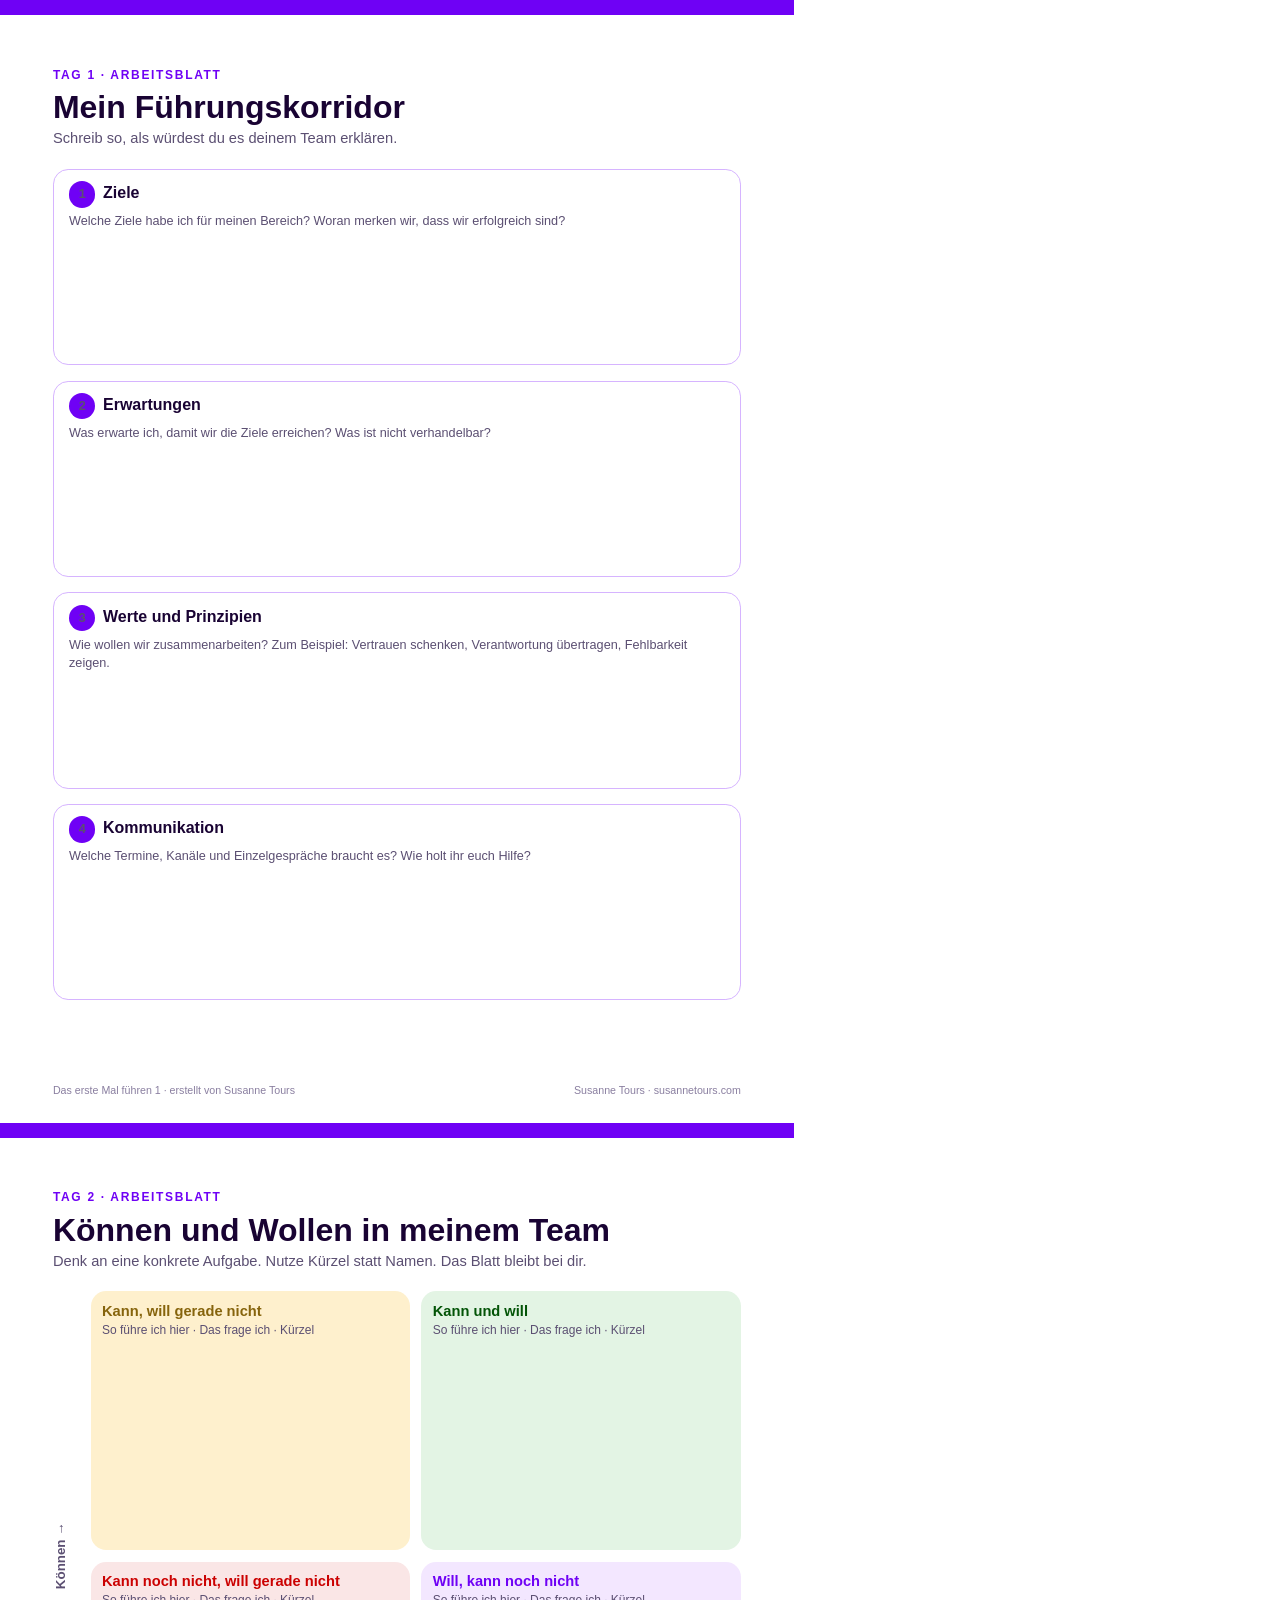
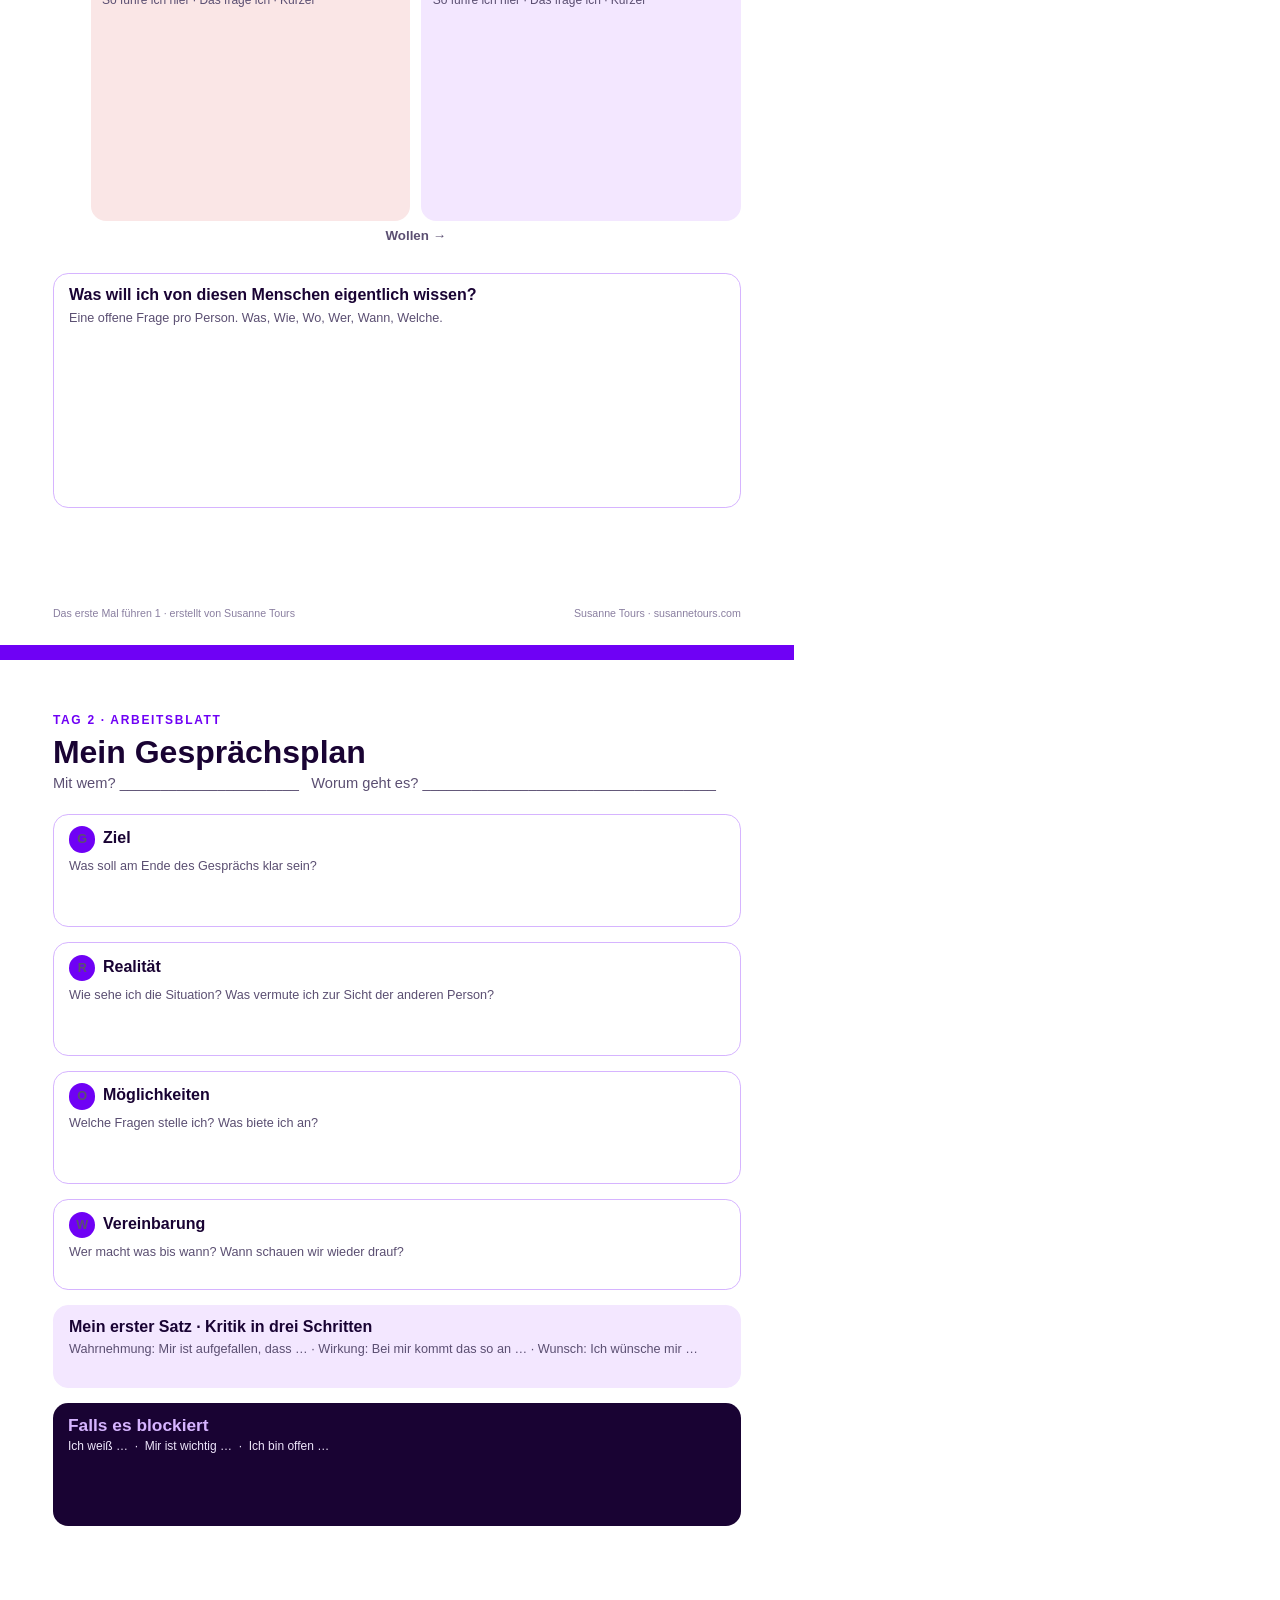
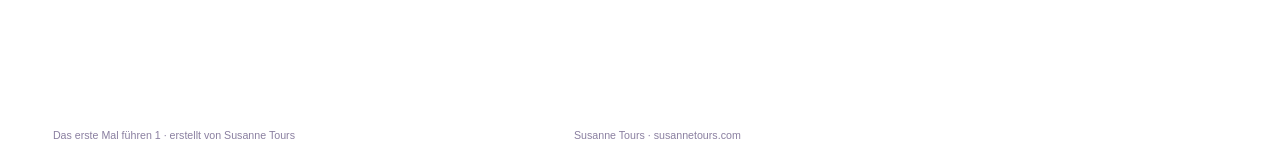
<file: src/druck.html>
<!doctype html>
<html lang="de"><head><meta charset="utf-8"><title>Arbeitsblätter</title>
<style>
@page{size:A4;margin:0}
*{box-sizing:border-box}
body{margin:0;font-family:Arial,"Helvetica Neue",Helvetica,sans-serif;color:#190333}
.pg{width:210mm;height:297mm;padding:14mm 14mm 10mm;position:relative;page-break-after:always;border-top:4mm solid #6F01F5;overflow:hidden}
.eb{font-size:9pt;letter-spacing:.14em;text-transform:uppercase;font-weight:700;color:#6F01F5}
h1{font-size:24pt;margin:2mm 0 1mm}
.sub{font-size:11pt;color:#5B4F72;margin:0 0 6mm}
.f{border:1.5px solid #D6B4FF;border-radius:4mm;padding:3mm 4mm;margin:0 0 4mm;background:#fff}
.f b{display:block;font-size:12pt;margin-bottom:1mm}
.f span{font-size:9.5pt;color:#5B4F72}
.f.lav{background:#F3E7FF;border-color:#F3E7FF}
.n{display:inline-grid;place-items:center;width:7mm;height:7mm;border-radius:50%;background:#6F01F5;color:#fff;font-weight:700;font-size:10pt;margin-right:2mm;vertical-align:middle}
.foot{position:absolute;left:14mm;right:14mm;bottom:7mm;display:flex;justify-content:space-between;font-size:8pt;color:#8a7fa0}
.grid{display:grid;grid-template-columns:8mm 1fr;grid-template-rows:1fr 8mm;gap:2mm;height:150mm}
.ay{writing-mode:vertical-rl;transform:rotate(180deg);text-align:center;font-weight:700;font-size:10pt;color:#5B4F72}
.ax{grid-column:2;text-align:center;font-weight:700;font-size:10pt;color:#5B4F72}
.q{display:grid;grid-template-columns:1fr 1fr;grid-template-rows:1fr 1fr;gap:3mm}
.q div{border-radius:4mm;padding:3mm;font-size:9pt;color:#5B4F72}
.q b{display:block;font-size:11pt;margin-bottom:1mm}
.dk{background:#190333;color:#fff;border-radius:4mm;padding:3mm 4mm;margin:0 0 3mm}
.dk b{color:#D6B4FF;font-size:13pt;display:block}
.dk span{font-size:9pt;color:#EDE5FA}
.tk{width:297mm;height:210mm;padding:16mm;display:flex;gap:16mm;align-items:center;border-top:4mm solid #6F01F5;page-break-after:always}
</style></head><body>

<div class="pg"><div class="eb">Tag 1 · Arbeitsblatt</div><h1>Mein Führungskorridor</h1><p class="sub">Schreib so, als würdest du es deinem Team erklären.</p>
<div class="f" style="height:52mm"><b><span class="n">1</span>Ziele</b><span>Welche Ziele habe ich für meinen Bereich? Woran merken wir, dass wir erfolgreich sind?</span></div>
<div class="f" style="height:52mm"><b><span class="n">2</span>Erwartungen</b><span>Was erwarte ich, damit wir die Ziele erreichen? Was ist nicht verhandelbar?</span></div>
<div class="f" style="height:52mm"><b><span class="n">3</span>Werte und Prinzipien</b><span>Wie wollen wir zusammenarbeiten? Zum Beispiel: Vertrauen schenken, Verantwortung übertragen, Fehlbarkeit zeigen.</span></div>
<div class="f" style="height:52mm"><b><span class="n">4</span>Kommunikation</b><span>Welche Termine, Kanäle und Einzelgespräche braucht es? Wie holt ihr euch Hilfe?</span></div>
<div class="foot"><span>Das erste Mal führen 1 · erstellt von Susanne Tours</span><span>Susanne Tours · susannetours.com</span></div></div>

<div class="pg"><div class="eb">Tag 2 · Arbeitsblatt</div><h1>Können und Wollen in meinem Team</h1><p class="sub">Denk an eine konkrete Aufgabe. Nutze Kürzel statt Namen. Das Blatt bleibt bei dir.</p>
<div class="grid"><div class="ay">Können →</div><div class="q">
<div style="background:#FEF0CD"><b style="color:#86640C">Kann, will gerade nicht</b>So führe ich hier · Das frage ich · Kürzel</div>
<div style="background:#E3F4E4"><b style="color:#035407">Kann und will</b>So führe ich hier · Das frage ich · Kürzel</div>
<div style="background:#FAE6E6"><b style="color:#CB0101">Kann noch nicht, will gerade nicht</b>So führe ich hier · Das frage ich · Kürzel</div>
<div style="background:#F3E7FF"><b style="color:#6F01F5">Will, kann noch nicht</b>So führe ich hier · Das frage ich · Kürzel</div>
</div><div></div><div class="ax">Wollen →</div></div>
<div class="f" style="height:62mm;margin-top:4mm"><b>Was will ich von diesen Menschen eigentlich wissen?</b><span>Eine offene Frage pro Person. Was, Wie, Wo, Wer, Wann, Welche.</span></div>
<div class="foot"><span>Das erste Mal führen 1 · erstellt von Susanne Tours</span><span>Susanne Tours · susannetours.com</span></div></div>

<div class="pg"><div class="eb">Tag 2 · Arbeitsblatt</div><h1>Mein Gesprächsplan</h1><p class="sub">Mit wem? ______________________ &nbsp; Worum geht es? ____________________________________</p>
<div class="f" style="height:30mm"><b><span class="n">G</span>Ziel</b><span>Was soll am Ende des Gesprächs klar sein?</span></div>
<div class="f" style="height:30mm"><b><span class="n">R</span>Realität</b><span>Wie sehe ich die Situation? Was vermute ich zur Sicht der anderen Person?</span></div>
<div class="f" style="height:30mm"><b><span class="n">O</span>Möglichkeiten</b><span>Welche Fragen stelle ich? Was biete ich an?</span></div>
<div class="f" style="height:24mm"><b><span class="n">W</span>Vereinbarung</b><span>Wer macht was bis wann? Wann schauen wir wieder drauf?</span></div>
<div class="f lav" style="height:22mm"><b>Mein erster Satz · Kritik in drei Schritten</b><span>Wahrnehmung: Mir ist aufgefallen, dass … · Wirkung: Bei mir kommt das so an … · Wunsch: Ich wünsche mir …</span></div>
<div class="dk"><b>Falls es blockiert</b><span>Ich weiß … &nbsp;·&nbsp; Mir ist wichtig … &nbsp;·&nbsp; Ich bin offen …</span><div style="height:16mm"></div></div>
<div class="foot"><span>Das erste Mal führen 1 · erstellt von Susanne Tours</span><span>Susanne Tours · susannetours.com</span></div></div>

</body></html>
</file>
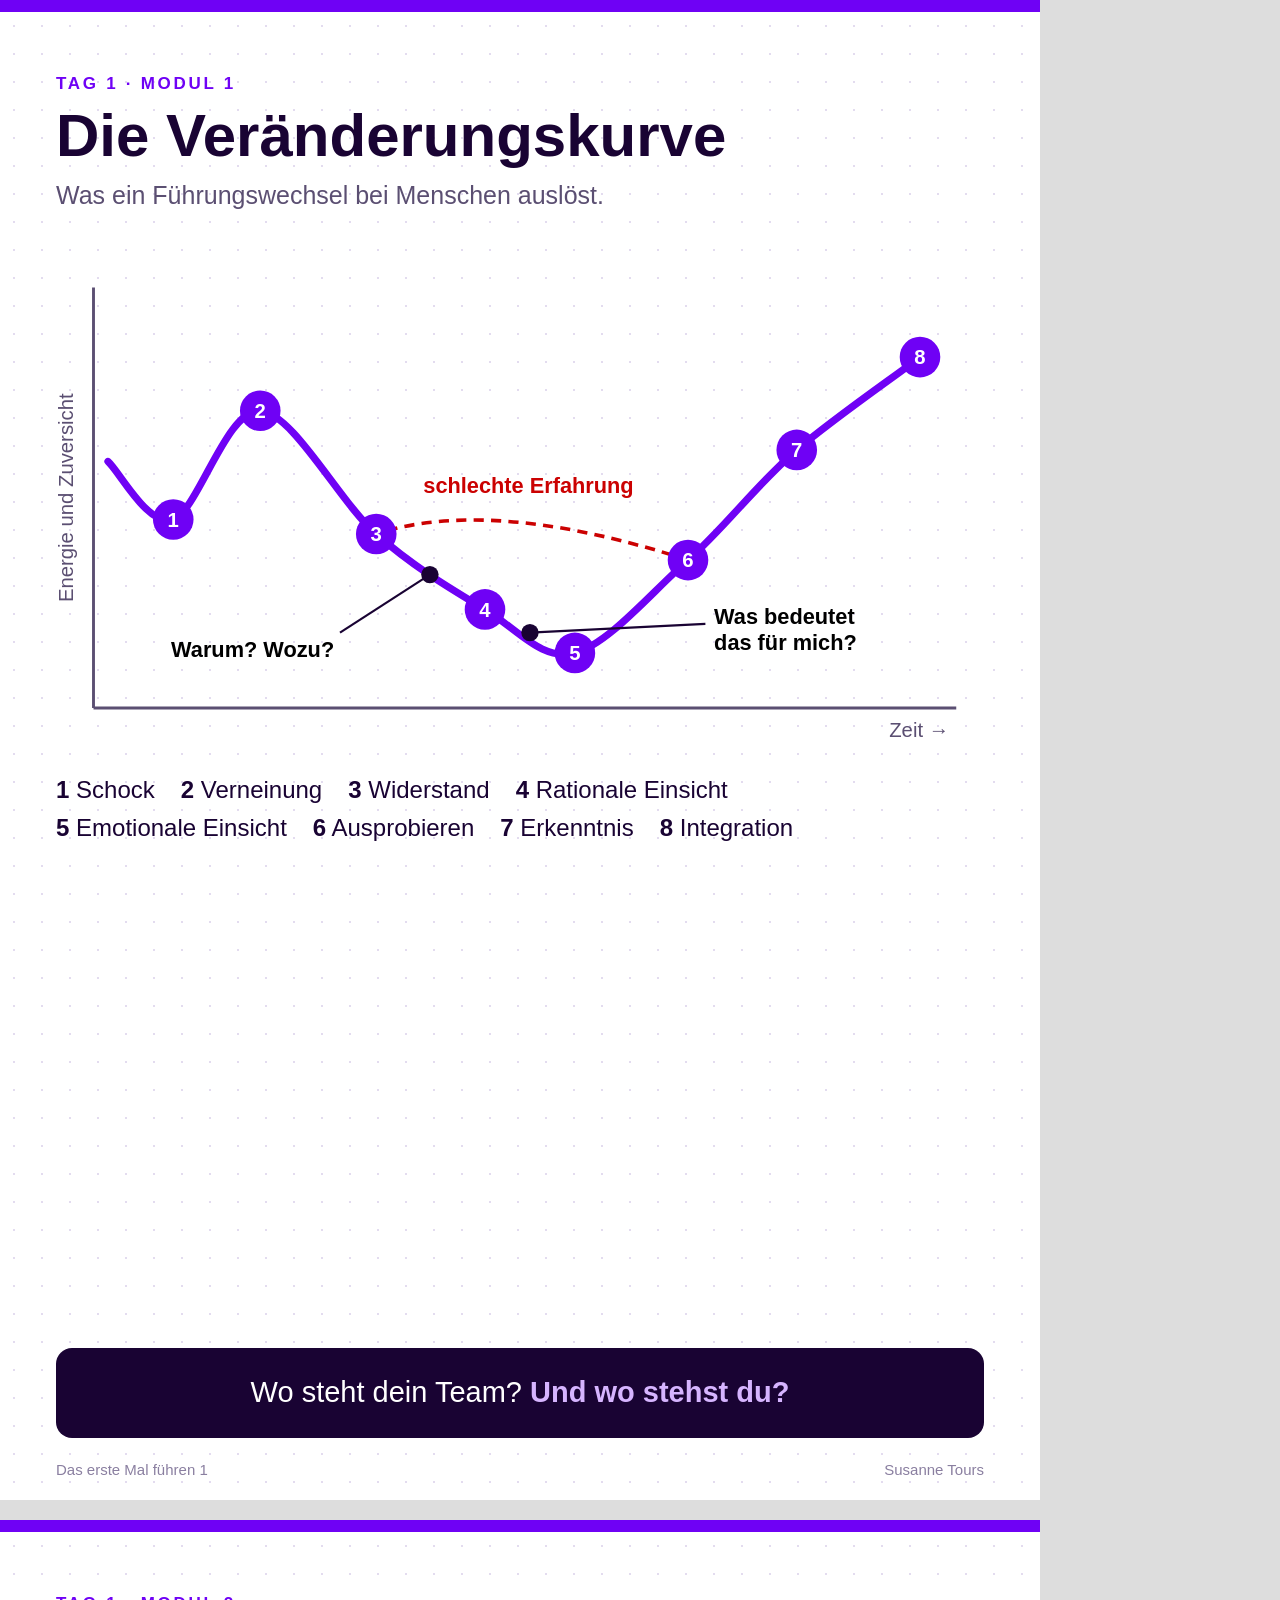
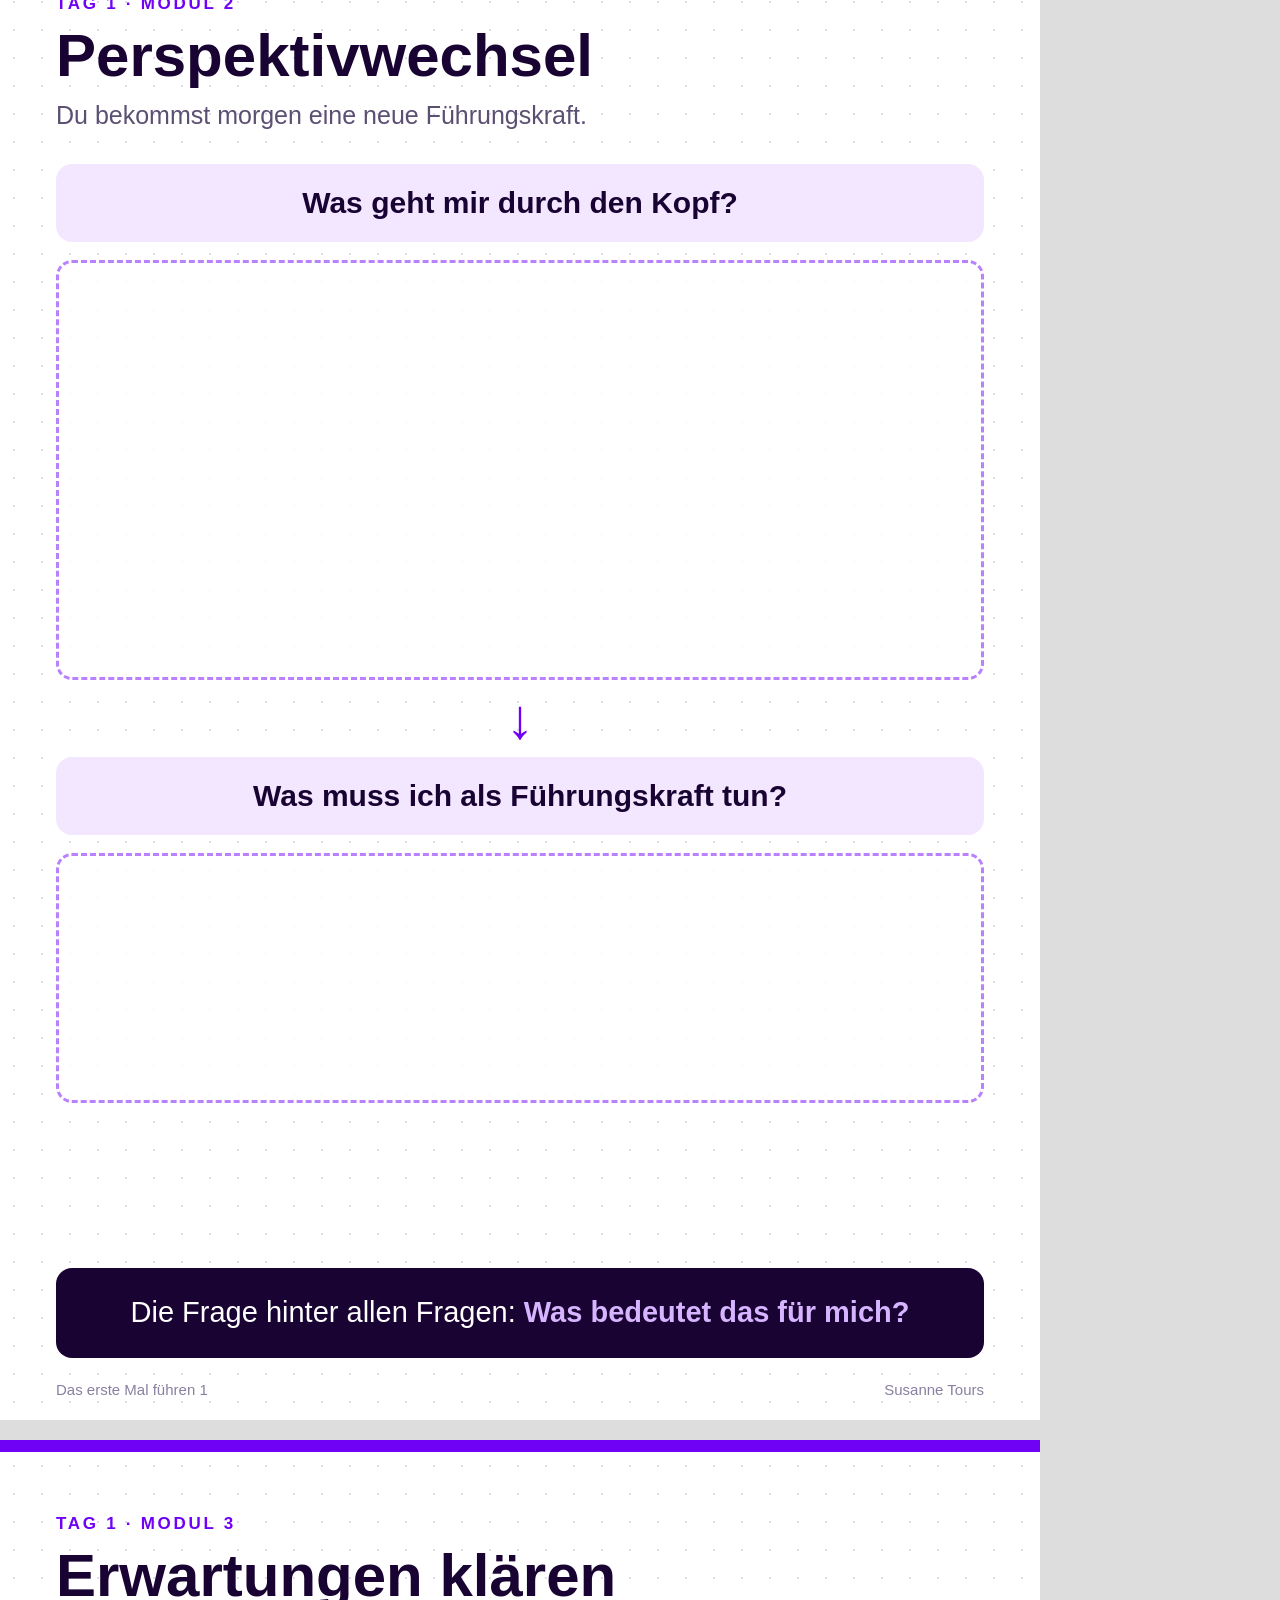
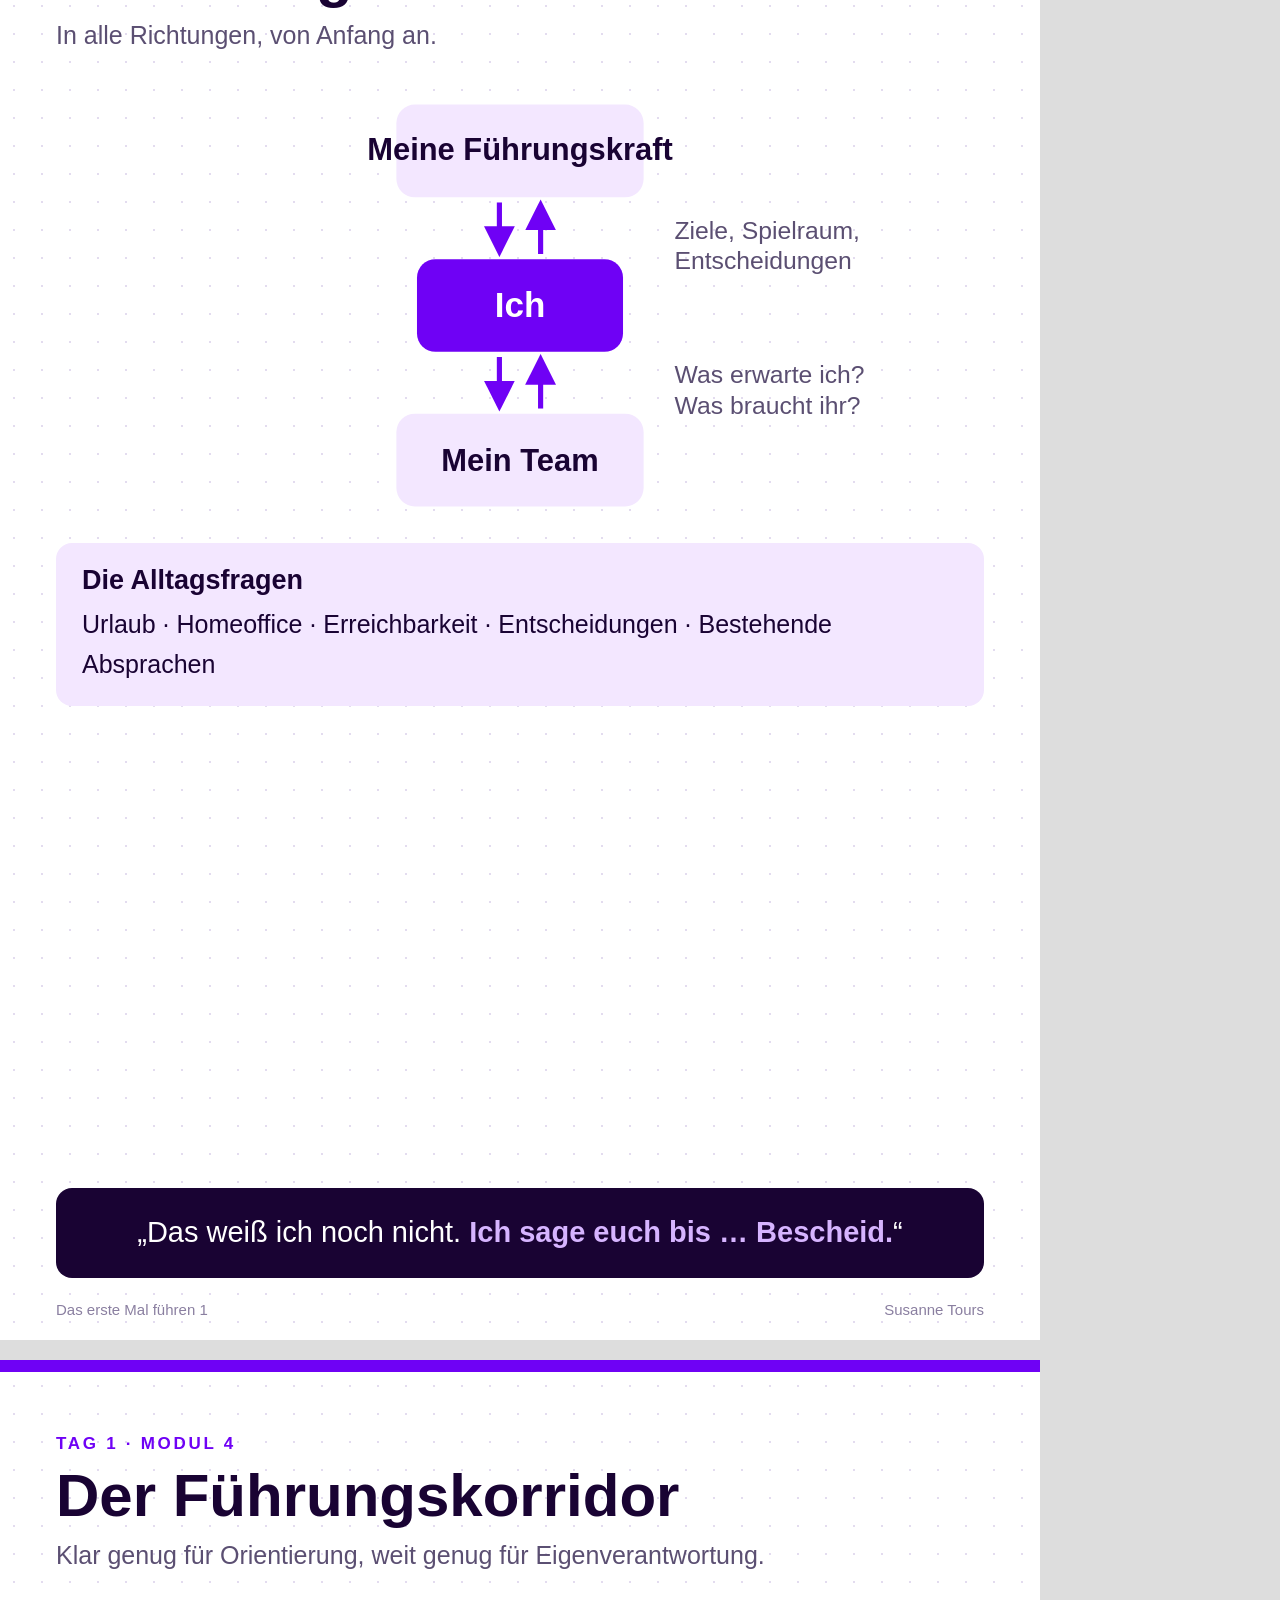
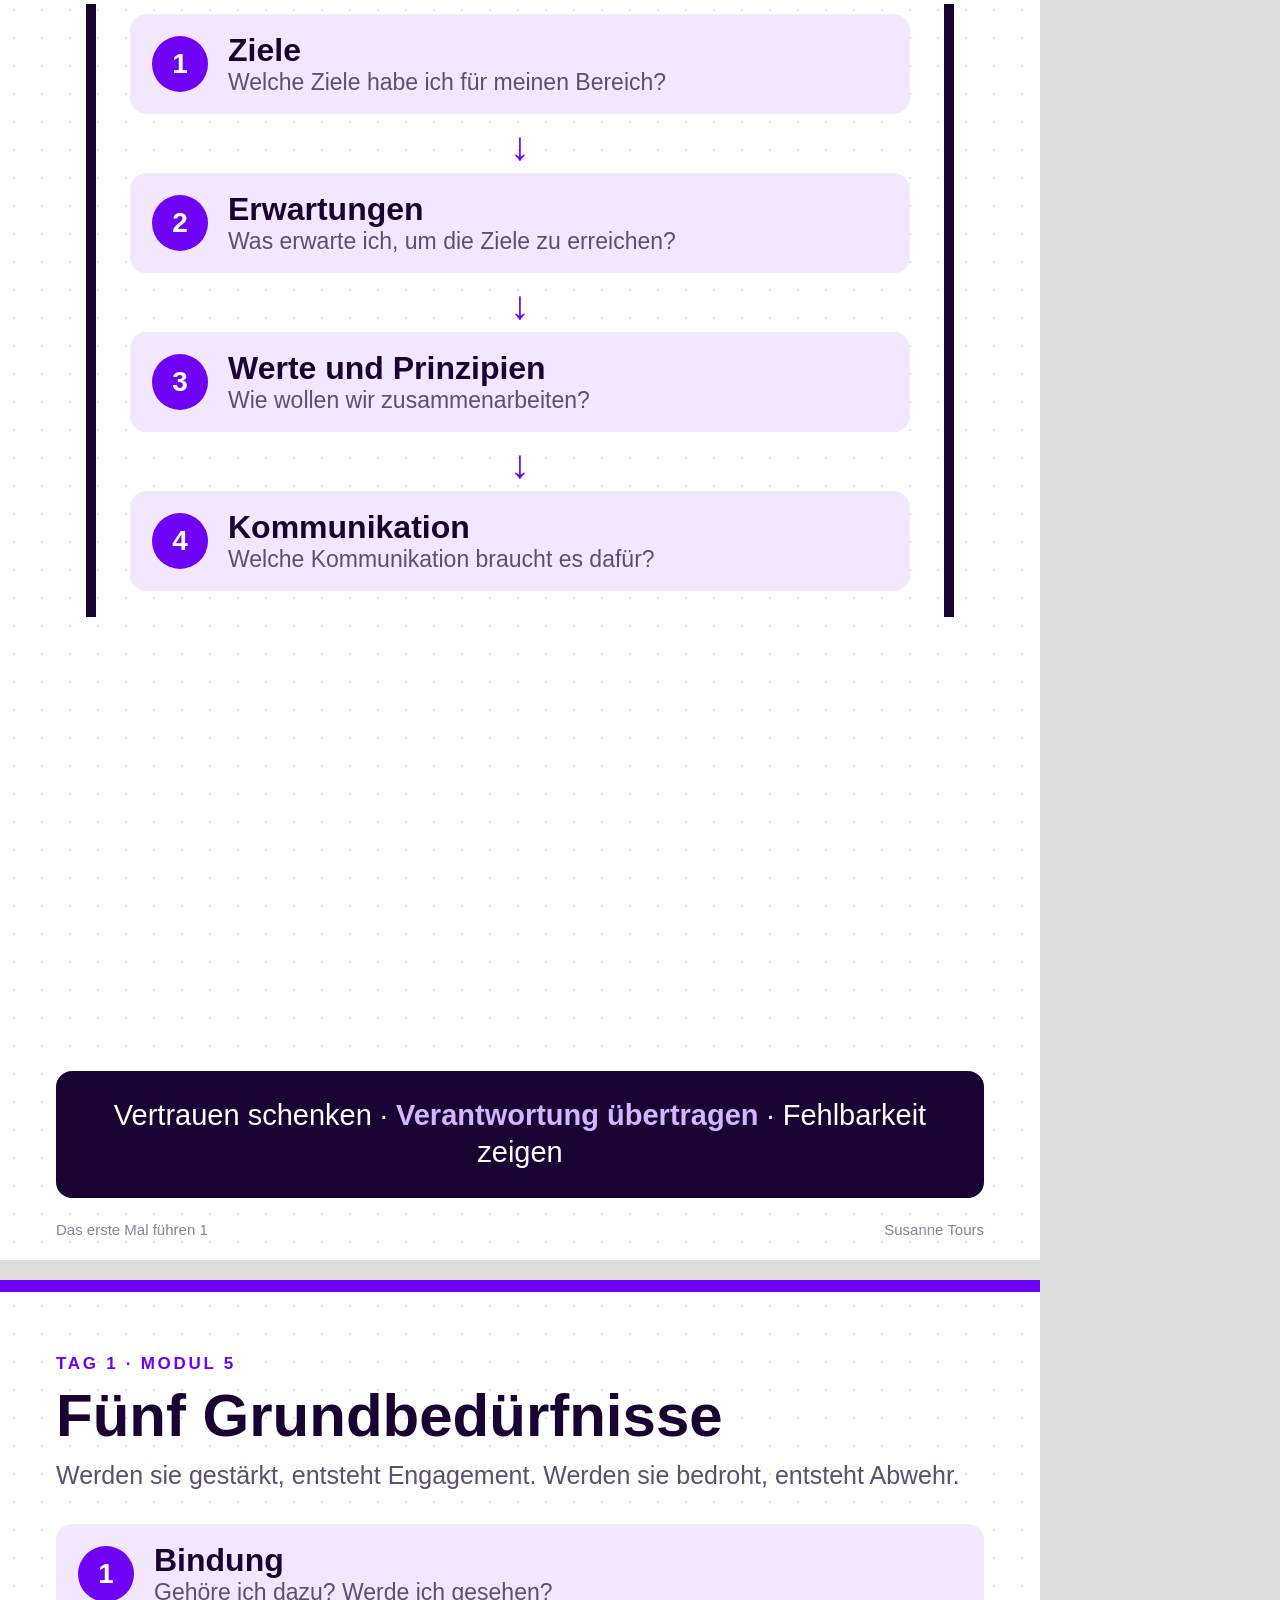
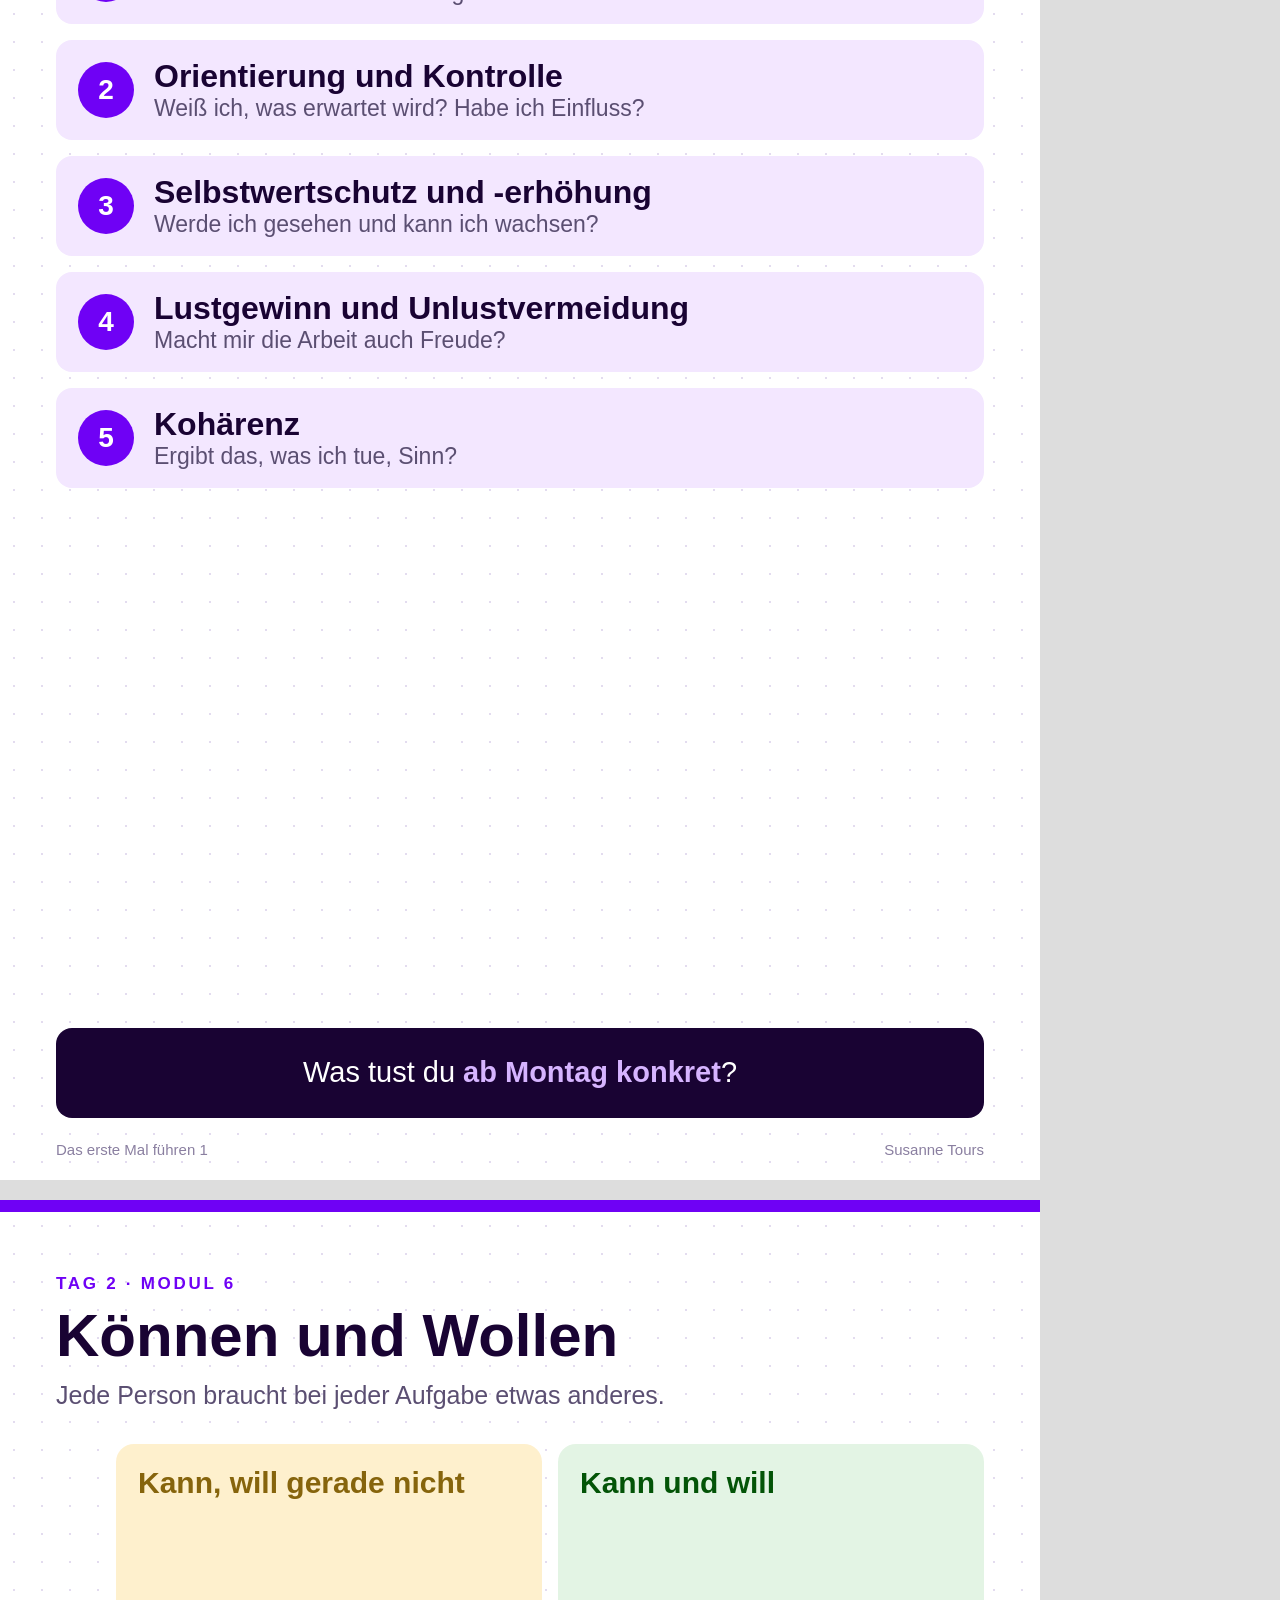
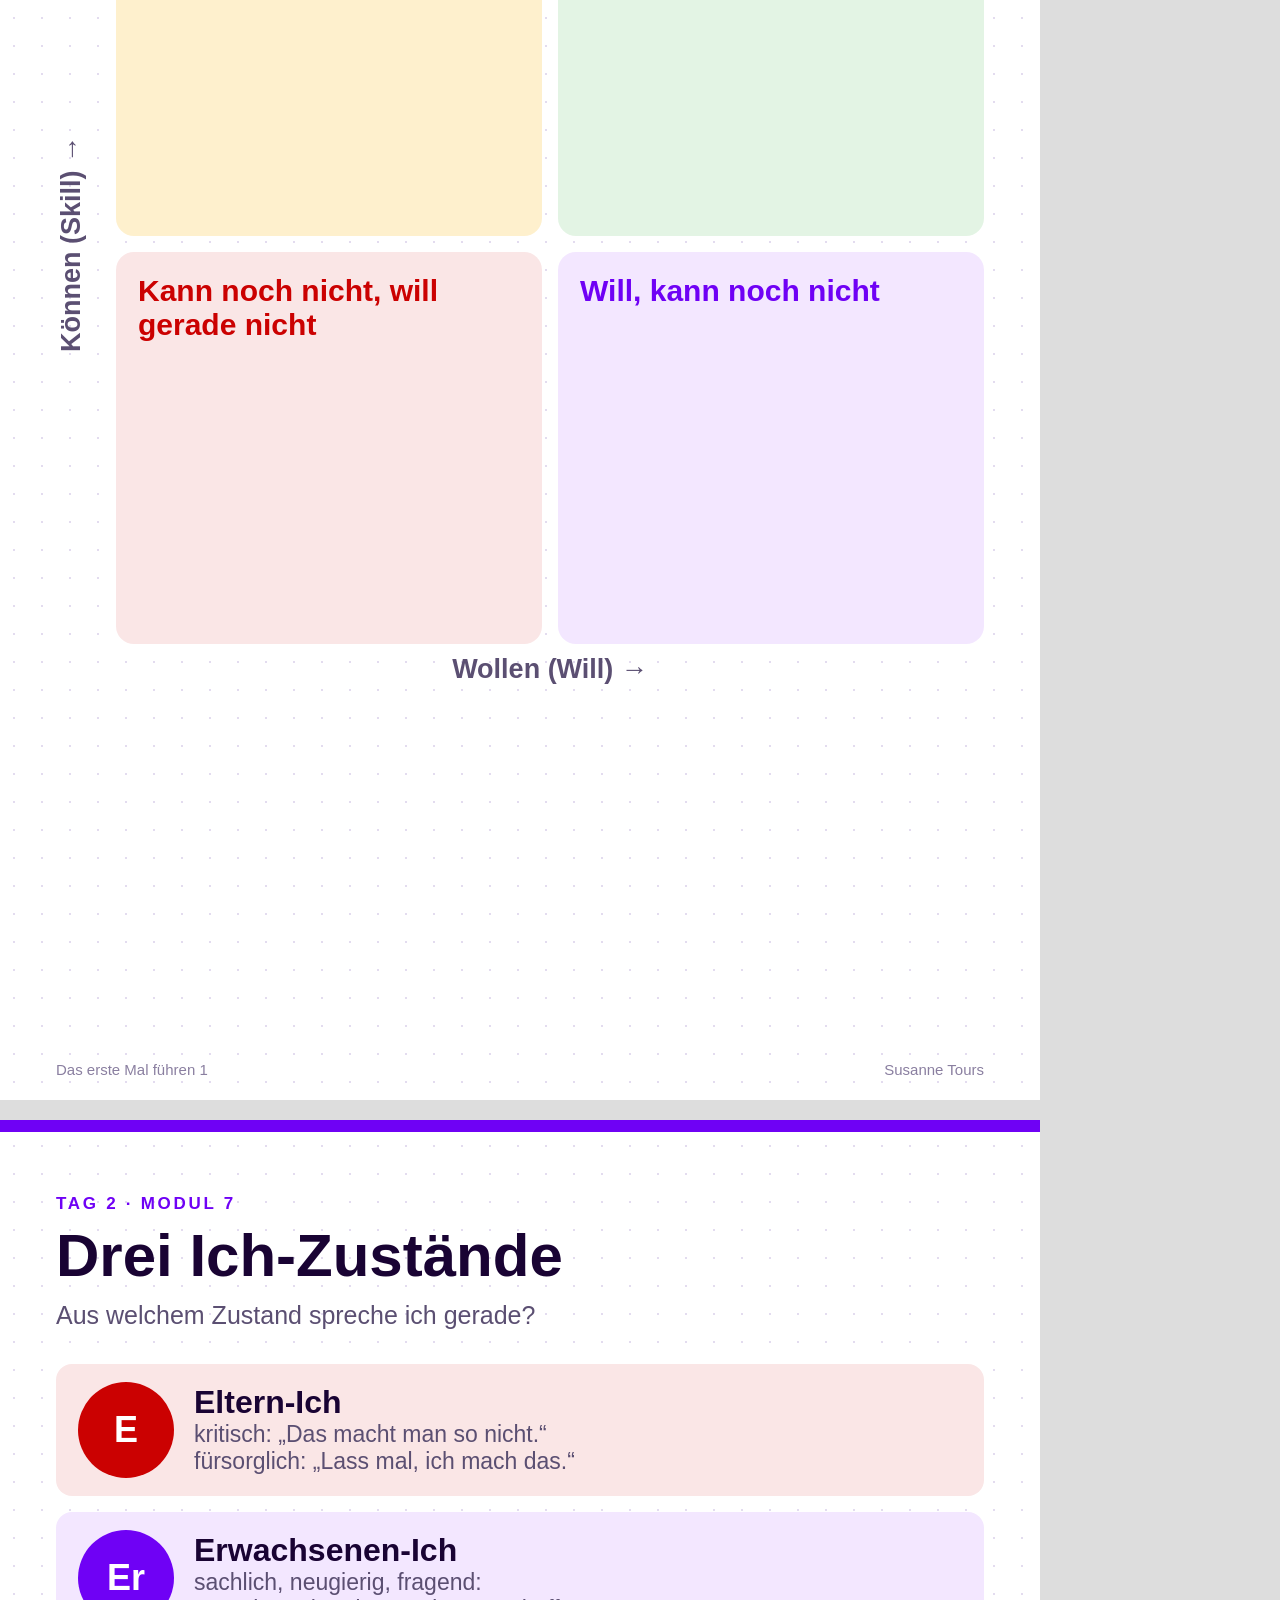
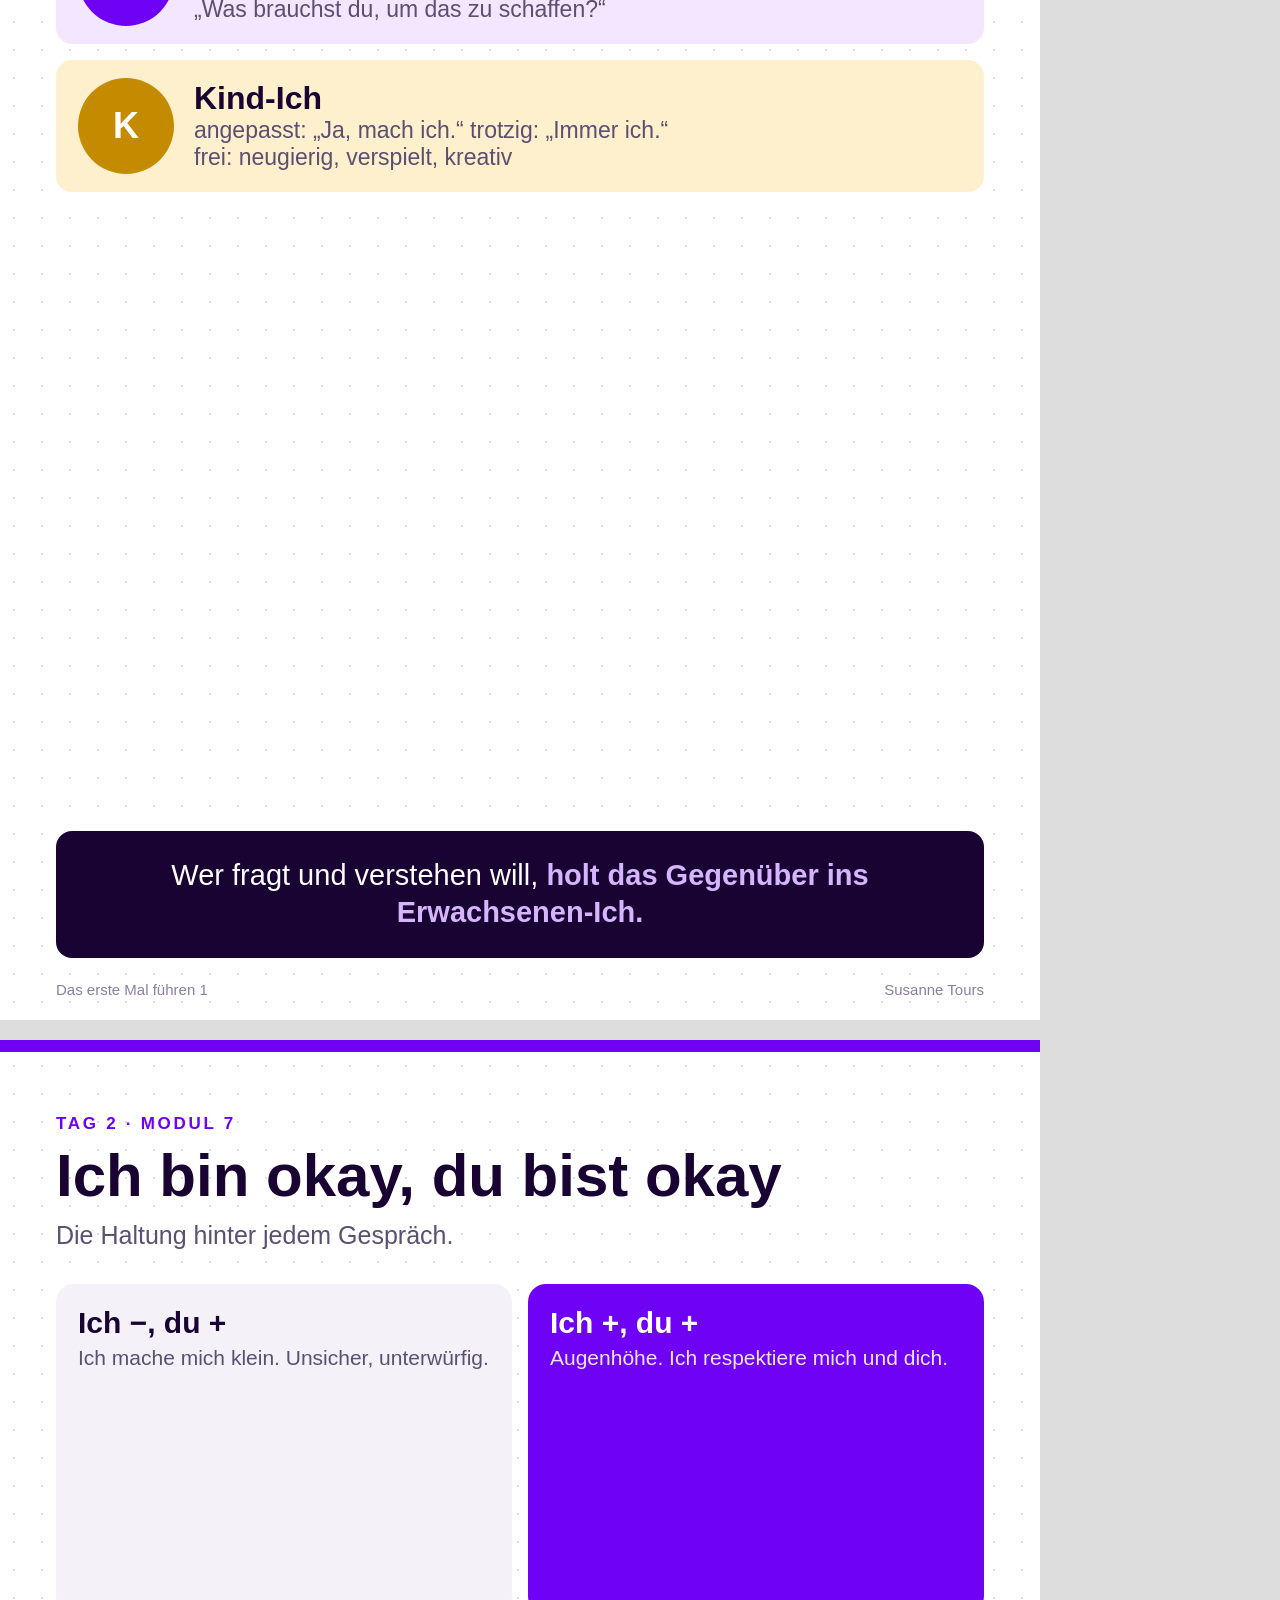
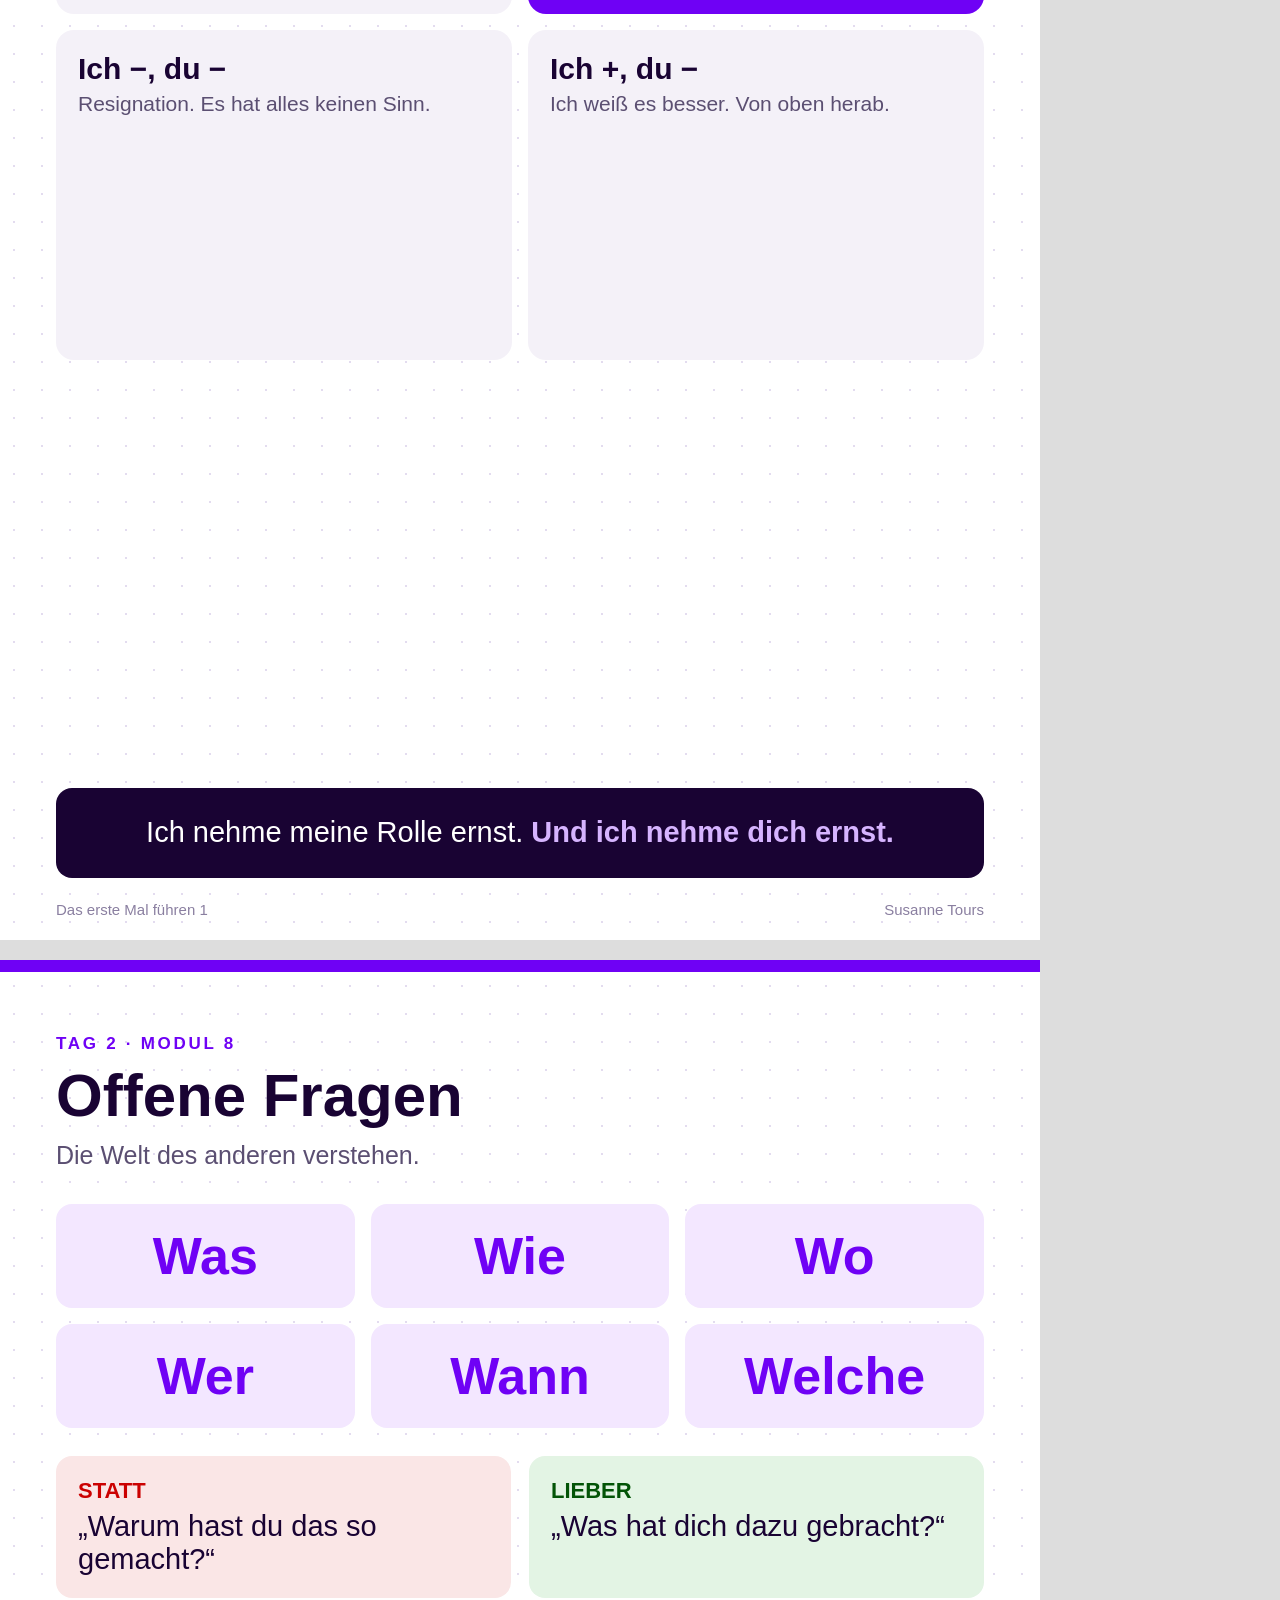
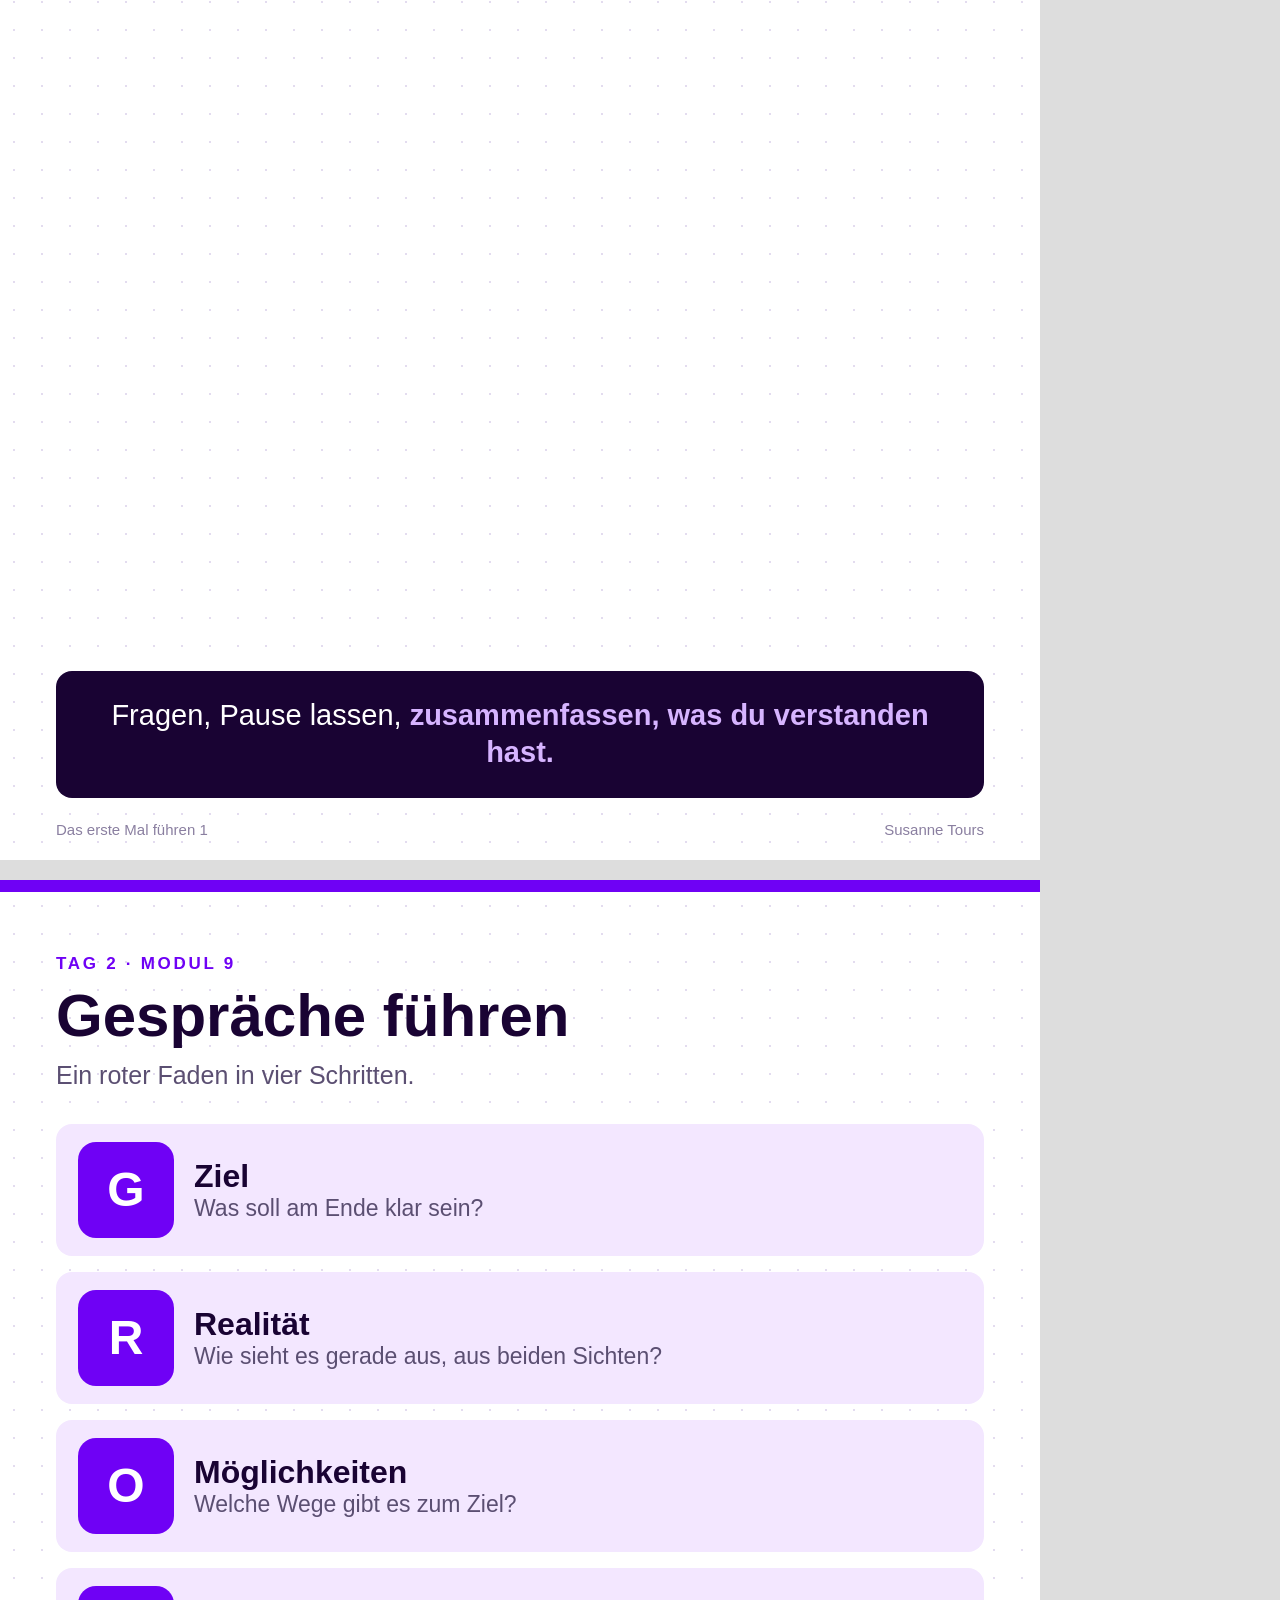
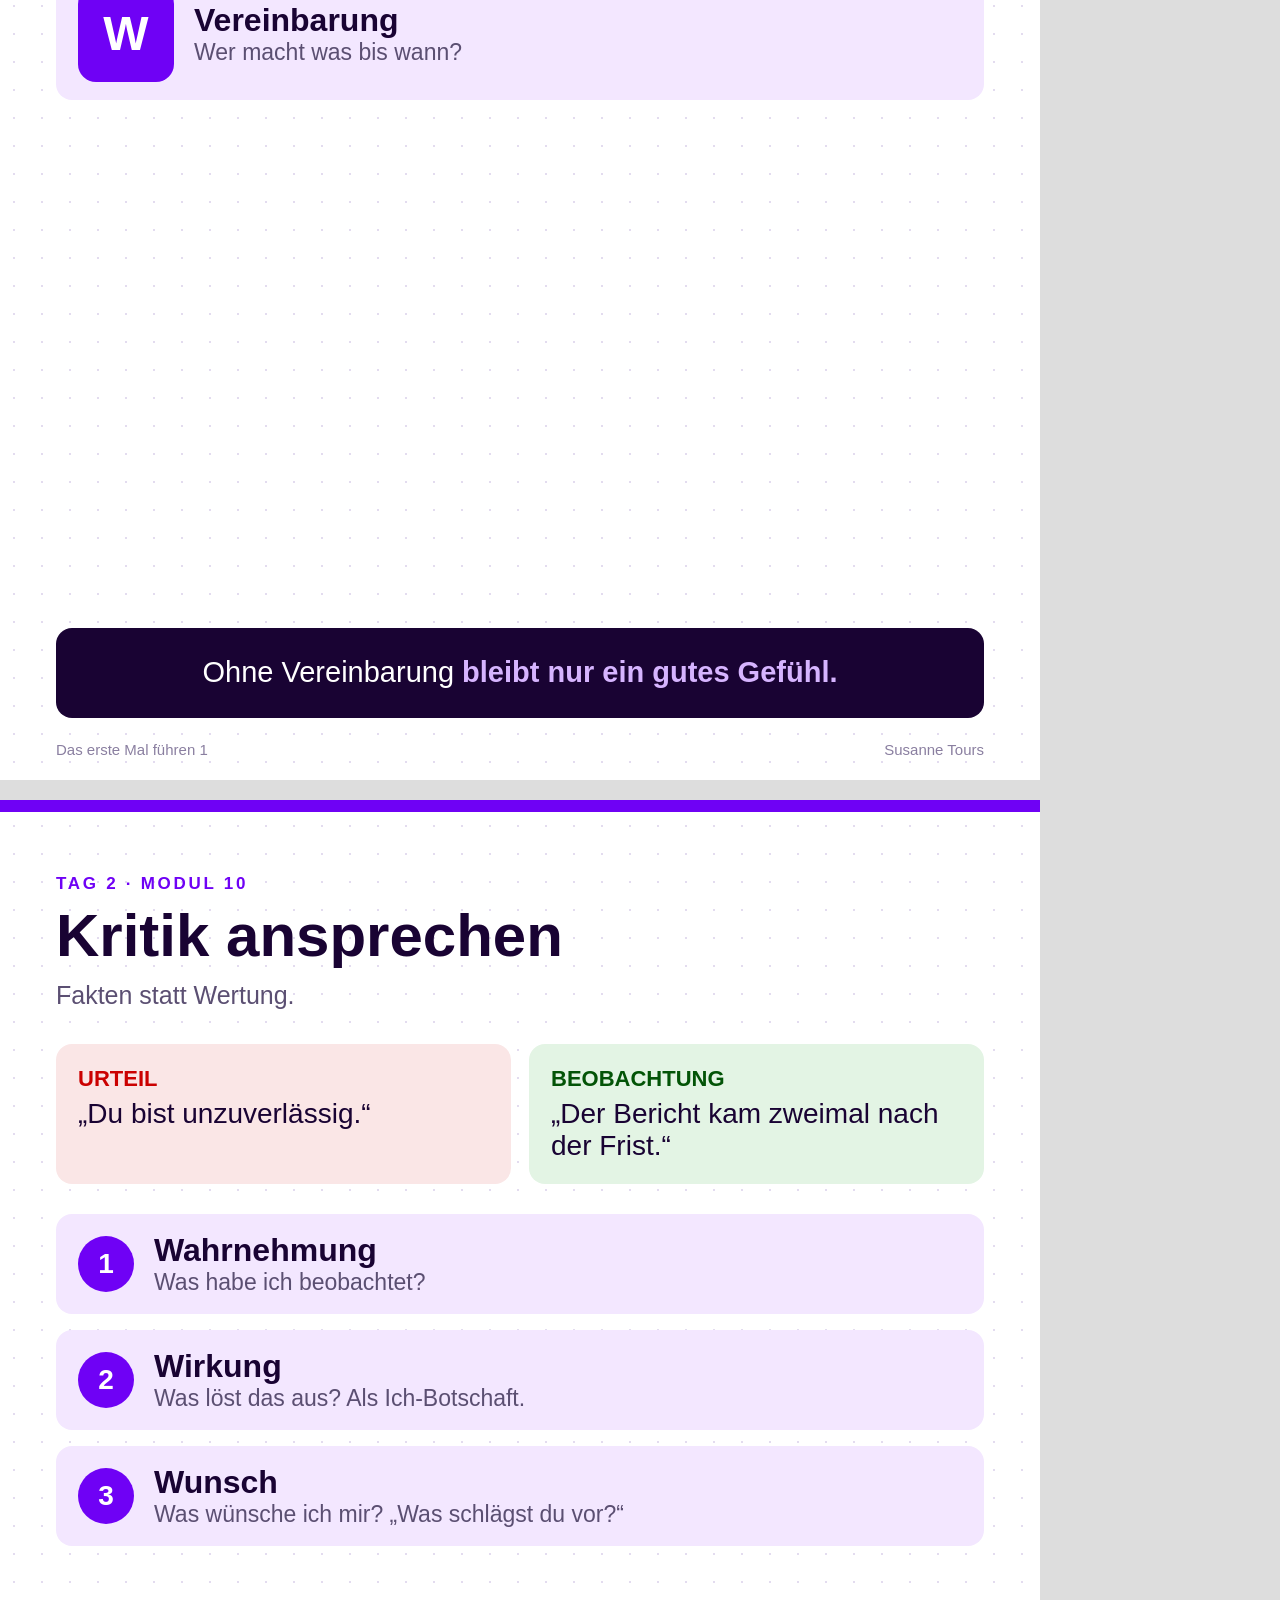
<file: src/flipcharts.html>
<!doctype html>
<html lang="de"><head><meta charset="utf-8"><title>Flipcharts</title>
<style>
*{box-sizing:border-box}
body{margin:0;font-family:Arial,"Helvetica Neue",Helvetica,sans-serif;color:#190333;background:#ddd}
.fc{width:1040px;height:1500px;background:#fff;background-image:radial-gradient(#E3DCEF 1.4px,transparent 1.4px);background-size:28px 28px;position:relative;margin:0 0 20px;padding:62px 56px 0;border-top:12px solid #6F01F5;overflow:hidden}
.eb{font-size:17px;letter-spacing:.16em;text-transform:uppercase;font-weight:700;color:#6F01F5}
h1{font-size:60px;margin:10px 0 12px;line-height:1.08}
.sub{font-size:25px;color:#5B4F72;margin:0 0 34px}
.foot{position:absolute;left:56px;right:56px;bottom:22px;display:flex;justify-content:space-between;font-size:15px;color:#8a7fa0}
.box{position:absolute;left:56px;right:56px;bottom:62px;background:#190333;color:#fff;border-radius:16px;padding:26px 30px;font-size:29px;text-align:center;line-height:1.3}
.box b{color:#D6B4FF}
.lav{background:#F3E7FF;border-radius:16px;padding:22px 26px}
.row{display:flex;gap:18px}
.num{width:56px;height:56px;border-radius:50%;background:#6F01F5;color:#fff;font-weight:700;font-size:28px;display:grid;place-items:center;flex:none}
.item{display:flex;gap:20px;align-items:center;background:#F3E7FF;border-radius:16px;padding:18px 22px;margin:0 0 16px}
.item b{font-size:32px;display:block}
.item span{font-size:23px;color:#5B4F72}
.write{border:3px dashed #BA81FF;border-radius:16px;background:#ffffffcc}
.q2{display:grid;grid-template-columns:1fr 1fr;gap:16px}
.q2>div{border-radius:18px;padding:22px;min-height:330px}
.q2 b{font-size:30px;display:block;margin-bottom:6px}
.q2 span{font-size:21px;color:#5B4F72}
.big{font-size:30px}
</style></head><body>

<!-- 01 Kurve -->
<div class="fc" id="fc01"><div class="eb">Tag 1 · Modul 1</div><h1>Die Veränderungskurve</h1><p class="sub">Was ein Führungswechsel bei Menschen auslöst.</p>
<svg viewBox="0 0 640 360" width="928" height="522" style="margin-left:-6px">
<line x1="30" y1="320" x2="625" y2="320" stroke="#5B4F72" stroke-width="2"/><line x1="30" y1="320" x2="30" y2="30" stroke="#5B4F72" stroke-width="2"/>
<text x="620" y="340" text-anchor="end" font-size="14" fill="#5B4F72">Zeit →</text>
<text x="16" y="175" font-size="14" fill="#5B4F72" transform="rotate(-90 16 175)" text-anchor="middle">Energie und Zuversicht</text>
<path d="M440,218 C400,205 300,175 225,200" fill="none" stroke="#CB0101" stroke-width="2.5" stroke-dasharray="7 5"/>
<path d="M40,150 C48,157 68,196 85,190 C102,184 122,113 145,115 C168,117 199,177 225,200 C251,223 277,238 300,252 C323,266 339,288 362,282 C385,276 414,241 440,218 C466,195 488,165 515,142 C542,119 586,89 600,78" fill="none" stroke="#6F01F5" stroke-width="5" stroke-linecap="round"/>
<g font-size="14" font-weight="700" fill="#fff" text-anchor="middle">
<circle cx="85" cy="190" r="14" fill="#6F01F5"/><text x="85" y="195">1</text><circle cx="145" cy="115" r="14" fill="#6F01F5"/><text x="145" y="120">2</text><circle cx="225" cy="200" r="14" fill="#6F01F5"/><text x="225" y="205">3</text><circle cx="300" cy="252" r="14" fill="#6F01F5"/><text x="300" y="257">4</text><circle cx="362" cy="282" r="14" fill="#6F01F5"/><text x="362" y="287">5</text><circle cx="440" cy="218" r="14" fill="#6F01F5"/><text x="440" y="223">6</text><circle cx="515" cy="142" r="14" fill="#6F01F5"/><text x="515" y="147">7</text><circle cx="600" cy="78" r="14" fill="#6F01F5"/><text x="600" y="83">8</text></g>
<g font-weight="700" font-size="15"><line x1="262" y1="228" x2="200" y2="268" stroke="#190333" stroke-width="1.5"/><circle cx="262" cy="228" r="6" fill="#190333"/><text x="196" y="285" text-anchor="end">Warum? Wozu?</text>
<line x1="331" y1="268" x2="452" y2="262" stroke="#190333" stroke-width="1.5"/><circle cx="331" cy="268" r="6" fill="#190333"/><text x="458" y="262">Was bedeutet</text><text x="458" y="280">das für mich?</text>
<text x="330" y="172" text-anchor="middle" fill="#CB0101">schlechte Erfahrung</text></g></svg>
<div class="row" style="flex-wrap:wrap;gap:10px 26px;font-size:24px;margin-top:6px">
<span><b>1</b> Schock</span><span><b>2</b> Verneinung</span><span><b>3</b> Widerstand</span><span><b>4</b> Rationale Einsicht</span><span><b>5</b> Emotionale Einsicht</span><span><b>6</b> Ausprobieren</span><span><b>7</b> Erkenntnis</span><span><b>8</b> Integration</span></div>
<div class="box">Wo steht dein Team? <b>Und wo stehst du?</b></div>
<div class="foot"><span>Das erste Mal führen 1</span><span>Susanne Tours</span></div></div>

<!-- 02 Perspektivwechsel -->
<div class="fc" id="fc02"><div class="eb">Tag 1 · Modul 2</div><h1>Perspektivwechsel</h1><p class="sub">Du bekommst morgen eine neue Führungskraft.</p>
<div class="lav big" style="text-align:center;font-weight:700;margin-bottom:18px">Was geht mir durch den Kopf?</div>
<div class="write" style="height:420px"></div>
<div style="text-align:center;font-size:56px;color:#6F01F5;margin:6px 0">↓</div>
<div class="lav big" style="text-align:center;font-weight:700;margin-bottom:18px">Was muss ich als Führungskraft tun?</div>
<div class="write" style="height:250px"></div>
<div class="box">Die Frage hinter allen Fragen: <b>Was bedeutet das für mich?</b></div>
<div class="foot"><span>Das erste Mal führen 1</span><span>Susanne Tours</span></div></div>

<!-- 03 Erwartungen -->
<div class="fc" id="fc03"><div class="eb">Tag 1 · Modul 3</div><h1>Erwartungen klären</h1><p class="sub">In alle Richtungen, von Anfang an.</p>
<svg viewBox="0 0 900 430" width="928" height="443">
<defs><marker id="m3" viewBox="0 0 10 10" refX="8" refY="5" markerWidth="6" markerHeight="6" orient="auto"><path d="M0,0 L10,5 L0,10 z" fill="#6F01F5"/></marker></defs>
<rect x="330" y="20" width="240" height="90" rx="18" fill="#F3E7FF"/><text x="450" y="74" text-anchor="middle" font-size="30" font-weight="700" fill="#190333">Meine Führungskraft</text>
<rect x="350" y="170" width="200" height="90" rx="18" fill="#6F01F5"/><text x="450" y="226" text-anchor="middle" font-size="34" font-weight="700" fill="#fff">Ich</text>
<rect x="330" y="320" width="240" height="90" rx="18" fill="#F3E7FF"/><text x="450" y="376" text-anchor="middle" font-size="30" font-weight="700" fill="#190333">Mein Team</text>
<line x1="430" y1="115" x2="430" y2="162" stroke="#6F01F5" stroke-width="5" marker-end="url(#m3)"/><line x1="470" y1="165" x2="470" y2="118" stroke="#6F01F5" stroke-width="5" marker-end="url(#m3)"/>
<line x1="430" y1="265" x2="430" y2="312" stroke="#6F01F5" stroke-width="5" marker-end="url(#m3)"/><line x1="470" y1="315" x2="470" y2="268" stroke="#6F01F5" stroke-width="5" marker-end="url(#m3)"/>
<text x="600" y="150" font-size="24" fill="#5B4F72">Ziele, Spielraum,</text><text x="600" y="180" font-size="24" fill="#5B4F72">Entscheidungen</text>
<text x="600" y="290" font-size="24" fill="#5B4F72">Was erwarte ich?</text><text x="600" y="320" font-size="24" fill="#5B4F72">Was braucht ihr?</text>
</svg>
<div class="lav" style="margin-top:12px"><div style="font-size:27px;font-weight:700;margin-bottom:8px">Die Alltagsfragen</div><div style="font-size:25px;line-height:1.6">Urlaub · Homeoffice · Erreichbarkeit · Entscheidungen · Bestehende Absprachen</div></div>
<div class="box">„Das weiß ich noch nicht. <b>Ich sage euch bis … Bescheid.</b>“</div>
<div class="foot"><span>Das erste Mal führen 1</span><span>Susanne Tours</span></div></div>

<!-- 04 Korridor -->
<div class="fc" id="fc04"><div class="eb">Tag 1 · Modul 4</div><h1>Der Führungskorridor</h1><p class="sub">Klar genug für Orientierung, weit genug für Eigenverantwortung.</p>
<div style="position:relative;border-left:10px solid #190333;border-right:10px solid #190333;padding:10px 34px;margin:0 30px">
<div class="item"><div class="num">1</div><div><b>Ziele</b><span>Welche Ziele habe ich für meinen Bereich?</span></div></div>
<div style="text-align:center;font-size:40px;color:#6F01F5;margin:-6px 0 4px">↓</div>
<div class="item"><div class="num">2</div><div><b>Erwartungen</b><span>Was erwarte ich, um die Ziele zu erreichen?</span></div></div>
<div style="text-align:center;font-size:40px;color:#6F01F5;margin:-6px 0 4px">↓</div>
<div class="item"><div class="num">3</div><div><b>Werte und Prinzipien</b><span>Wie wollen wir zusammenarbeiten?</span></div></div>
<div style="text-align:center;font-size:40px;color:#6F01F5;margin:-6px 0 4px">↓</div>
<div class="item"><div class="num">4</div><div><b>Kommunikation</b><span>Welche Kommunikation braucht es dafür?</span></div></div>
</div>
<div class="box">Vertrauen schenken · <b>Verantwortung übertragen</b> · Fehlbarkeit zeigen</div>
<div class="foot"><span>Das erste Mal führen 1</span><span>Susanne Tours</span></div></div>

<!-- 05 Bedürfnisse -->
<div class="fc" id="fc05"><div class="eb">Tag 1 · Modul 5</div><h1>Fünf Grundbedürfnisse</h1><p class="sub">Werden sie gestärkt, entsteht Engagement. Werden sie bedroht, entsteht Abwehr.</p>
<div class="item"><div class="num">1</div><div><b>Bindung</b><span>Gehöre ich dazu? Werde ich gesehen?</span></div></div>
<div class="item"><div class="num">2</div><div><b>Orientierung und Kontrolle</b><span>Weiß ich, was erwartet wird? Habe ich Einfluss?</span></div></div>
<div class="item"><div class="num">3</div><div><b>Selbstwertschutz und -erhöhung</b><span>Werde ich gesehen und kann ich wachsen?</span></div></div>
<div class="item"><div class="num">4</div><div><b>Lustgewinn und Unlustvermeidung</b><span>Macht mir die Arbeit auch Freude?</span></div></div>
<div class="item"><div class="num">5</div><div><b>Kohärenz</b><span>Ergibt das, was ich tue, Sinn?</span></div></div>
<div class="box">Was tust du <b>ab Montag konkret</b>?</div>
<div class="foot"><span>Das erste Mal führen 1</span><span>Susanne Tours</span></div></div>

<!-- 06 Skill Will -->
<div class="fc" id="fc06"><div class="eb">Tag 2 · Modul 6</div><h1>Können und Wollen</h1><p class="sub">Jede Person braucht bei jeder Aufgabe etwas anderes.</p>
<div style="display:grid;grid-template-columns:50px 1fr;grid-template-rows:1fr 50px;gap:10px;height:860px">
<div style="writing-mode:vertical-rl;transform:rotate(180deg);text-align:center;font-size:27px;font-weight:700;color:#5B4F72">Können (Skill) →</div>
<div class="q2" style="grid-template-rows:1fr 1fr">
<div style="background:#FEF0CD"><b style="color:#86640C">Kann, will gerade nicht</b></div>
<div style="background:#E3F4E4"><b style="color:#035407">Kann und will</b></div>
<div style="background:#FAE6E6"><b style="color:#CB0101">Kann noch nicht, will gerade nicht</b></div>
<div style="background:#F3E7FF"><b style="color:#6F01F5">Will, kann noch nicht</b></div>
</div><div></div><div style="text-align:center;font-size:27px;font-weight:700;color:#5B4F72">Wollen (Will) →</div></div>
<div class="foot"><span>Das erste Mal führen 1</span><span>Susanne Tours</span></div></div>

<!-- 07 Ich-Zustände -->
<div class="fc" id="fc07"><div class="eb">Tag 2 · Modul 7</div><h1>Drei Ich-Zustände</h1><p class="sub">Aus welchem Zustand spreche ich gerade?</p>
<div class="item" style="background:#FAE6E6"><div class="num" style="background:#CB0101;width:96px;height:96px;font-size:36px">E</div><div><b>Eltern-Ich</b><span>kritisch: „Das macht man so nicht.“<br>fürsorglich: „Lass mal, ich mach das.“</span></div></div>
<div class="item" style="background:#F3E7FF"><div class="num" style="width:96px;height:96px;font-size:36px">Er</div><div><b>Erwachsenen-Ich</b><span>sachlich, neugierig, fragend:<br>„Was brauchst du, um das zu schaffen?“</span></div></div>
<div class="item" style="background:#FEF0CD"><div class="num" style="background:#c48a00;width:96px;height:96px;font-size:36px">K</div><div><b>Kind-Ich</b><span>angepasst: „Ja, mach ich.“ trotzig: „Immer ich.“<br>frei: neugierig, verspielt, kreativ</span></div></div>
<div class="box">Wer fragt und verstehen will, <b>holt das Gegenüber ins Erwachsenen-Ich.</b></div>
<div class="foot"><span>Das erste Mal führen 1</span><span>Susanne Tours</span></div></div>

<!-- 08 OK -->
<div class="fc" id="fc08"><div class="eb">Tag 2 · Modul 7</div><h1>Ich bin okay, du bist okay</h1><p class="sub">Die Haltung hinter jedem Gespräch.</p>
<div class="q2">
<div style="background:#F4F1F8"><b>Ich −, du +</b><span>Ich mache mich klein. Unsicher, unterwürfig.</span></div>
<div style="background:#6F01F5;color:#fff"><b>Ich +, du +</b><span style="color:#EDE5FA">Augenhöhe. Ich respektiere mich und dich.</span></div>
<div style="background:#F4F1F8"><b>Ich −, du −</b><span>Resignation. Es hat alles keinen Sinn.</span></div>
<div style="background:#F4F1F8"><b>Ich +, du −</b><span>Ich weiß es besser. Von oben herab.</span></div>
</div>
<div class="box">Ich nehme meine Rolle ernst. <b>Und ich nehme dich ernst.</b></div>
<div class="foot"><span>Das erste Mal führen 1</span><span>Susanne Tours</span></div></div>

<!-- 09 Offene Fragen -->
<div class="fc" id="fc09"><div class="eb">Tag 2 · Modul 8</div><h1>Offene Fragen</h1><p class="sub">Die Welt des anderen verstehen.</p>
<div style="display:grid;grid-template-columns:repeat(3,1fr);gap:16px;margin-bottom:28px">
<div class="lav" style="text-align:center;font-size:52px;font-weight:700;color:#6F01F5">Was</div><div class="lav" style="text-align:center;font-size:52px;font-weight:700;color:#6F01F5">Wie</div><div class="lav" style="text-align:center;font-size:52px;font-weight:700;color:#6F01F5">Wo</div>
<div class="lav" style="text-align:center;font-size:52px;font-weight:700;color:#6F01F5">Wer</div><div class="lav" style="text-align:center;font-size:52px;font-weight:700;color:#6F01F5">Wann</div><div class="lav" style="text-align:center;font-size:52px;font-weight:700;color:#6F01F5">Welche</div></div>
<div class="row" style="align-items:stretch">
<div style="flex:1;background:#FAE6E6;border-radius:16px;padding:22px"><div style="font-size:22px;font-weight:700;color:#CB0101">STATT</div><div style="font-size:29px;margin-top:6px">„Warum hast du das so gemacht?“</div></div>
<div style="flex:1;background:#E3F4E4;border-radius:16px;padding:22px"><div style="font-size:22px;font-weight:700;color:#035407">LIEBER</div><div style="font-size:29px;margin-top:6px">„Was hat dich dazu gebracht?“</div></div></div>
<div class="box">Fragen, Pause lassen, <b>zusammenfassen, was du verstanden hast.</b></div>
<div class="foot"><span>Das erste Mal führen 1</span><span>Susanne Tours</span></div></div>

<!-- 10 GROW -->
<div class="fc" id="fc10"><div class="eb">Tag 2 · Modul 9</div><h1>Gespräche führen</h1><p class="sub">Ein roter Faden in vier Schritten.</p>
<div class="item"><div class="num" style="width:96px;height:96px;border-radius:18px;font-size:48px">G</div><div><b>Ziel</b><span>Was soll am Ende klar sein?</span></div></div>
<div class="item"><div class="num" style="width:96px;height:96px;border-radius:18px;font-size:48px">R</div><div><b>Realität</b><span>Wie sieht es gerade aus, aus beiden Sichten?</span></div></div>
<div class="item"><div class="num" style="width:96px;height:96px;border-radius:18px;font-size:48px">O</div><div><b>Möglichkeiten</b><span>Welche Wege gibt es zum Ziel?</span></div></div>
<div class="item"><div class="num" style="width:96px;height:96px;border-radius:18px;font-size:48px">W</div><div><b>Vereinbarung</b><span>Wer macht was bis wann?</span></div></div>
<div class="box">Ohne Vereinbarung <b>bleibt nur ein gutes Gefühl.</b></div>
<div class="foot"><span>Das erste Mal führen 1</span><span>Susanne Tours</span></div></div>

<!-- 11 Kritik -->
<div class="fc" id="fc11"><div class="eb">Tag 2 · Modul 10</div><h1>Kritik ansprechen</h1><p class="sub">Fakten statt Wertung.</p>
<div class="row" style="align-items:stretch;margin-bottom:30px">
<div style="flex:1;background:#FAE6E6;border-radius:16px;padding:22px"><div style="font-size:22px;font-weight:700;color:#CB0101">URTEIL</div><div style="font-size:28px;margin-top:6px">„Du bist unzuverlässig.“</div></div>
<div style="flex:1;background:#E3F4E4;border-radius:16px;padding:22px"><div style="font-size:22px;font-weight:700;color:#035407">BEOBACHTUNG</div><div style="font-size:28px;margin-top:6px">„Der Bericht kam zweimal nach der Frist.“</div></div></div>
<div class="item"><div class="num">1</div><div><b>Wahrnehmung</b><span>Was habe ich beobachtet?</span></div></div>
<div class="item"><div class="num">2</div><div><b>Wirkung</b><span>Was löst das aus? Als Ich-Botschaft.</span></div></div>
<div class="item"><div class="num">3</div><div><b>Wunsch</b><span>Was wünsche ich mir? „Was schlägst du vor?“</span></div></div>
<div class="box">Klar und freundlich. <b>Lob gibt es extra.</b></div>
<div class="foot"><span>Das erste Mal führen 1</span><span>Susanne Tours</span></div></div>

<!-- 12 Dreiklang -->
<div class="fc" id="fc12"><div class="eb">Tag 2 · Modul 10</div><h1>Wenn es blockiert</h1><p class="sub">Dein Gegenüber schweigt oder sagt nur „Passt schon“.</p>
<div style="background:#190333;color:#fff;border-radius:18px;padding:30px 34px;margin-bottom:18px"><div style="font-size:46px;font-weight:700;color:#D6B4FF">Ich weiß …</div><div style="font-size:25px;margin-top:6px">die Situation oder Sicht anerkennen, ohne zu unterstellen</div></div>
<div style="background:#190333;color:#fff;border-radius:18px;padding:30px 34px;margin-bottom:18px"><div style="font-size:46px;font-weight:700;color:#D6B4FF">Mir ist wichtig …</div><div style="font-size:25px;margin-top:6px">dein Anliegen und der Rahmen des Gesprächs</div></div>
<div style="background:#190333;color:#fff;border-radius:18px;padding:30px 34px;margin-bottom:18px"><div style="font-size:46px;font-weight:700;color:#D6B4FF">Ich bin offen …</div><div style="font-size:25px;margin-top:6px">eine Möglichkeit anbieten, sich einzubringen</div></div>
<div class="lav" style="font-size:25px;line-height:1.5">Pausen aushalten · Beobachtung aussprechen · vertagen mit Termin · <b>Schweigen ist keine Zustimmung</b></div>
<div class="foot"><span>Das erste Mal führen 1</span><span>Susanne Tours</span></div></div>

<!-- 13 Zinsen -->
<div class="fc" id="fc13"><div class="eb">Tag 2 · Modul 10</div><h1>Aufgeschobene Gespräche kosten Zinsen</h1><p class="sub">Jede Woche Warten macht es teurer.</p>
<svg viewBox="0 0 900 480" width="928" height="495">
<line x1="60" y1="430" x2="870" y2="430" stroke="#5B4F72" stroke-width="2"/><line x1="60" y1="430" x2="60" y2="30" stroke="#5B4F72" stroke-width="2"/>
<g fill="#6F01F5"><rect x="110" y="370" width="110" height="60" rx="8"/><rect x="280" y="300" width="110" height="130" rx="8"/><rect x="450" y="210" width="110" height="220" rx="8"/><rect x="620" y="80" width="110" height="350" rx="8"/></g>
<g font-size="26" fill="#5B4F72" text-anchor="middle"><text x="165" y="465">Woche 1</text><text x="335" y="465">Woche 2</text><text x="505" y="465">Woche 3</text><text x="675" y="465">Woche 4</text></g>
<text x="40" y="240" font-size="24" fill="#5B4F72" text-anchor="middle" transform="rotate(-90 40 240)">Sorge, Distanz, Gerede</text>
</svg>
<div class="lav big" style="margin-top:10px">Welches Gespräch schiebst du gerade vor dir her? <b>Wann führst du es?</b></div>
<div class="box">Schweigen ist nicht freundlich. <b>Es lässt den anderen allein.</b></div>
<div class="foot"><span>Das erste Mal führen 1</span><span>Susanne Tours</span></div></div>

<!-- 14 Johari -->
<div class="fc" id="fc14"><div class="eb">Tag 2 · Modul 10</div><h1>Das Johari-Fenster</h1><p class="sub">Wir alle haben einen blinden Fleck.</p>
<div style="display:grid;grid-template-columns:1fr 1fr;gap:6px;font-size:22px;font-weight:700;color:#5B4F72;text-align:center;margin-left:150px"><div>mir bekannt</div><div>mir unbekannt</div></div>
<div style="display:grid;grid-template-columns:140px 1fr 1fr;grid-template-rows:330px 330px;gap:14px;margin-top:8px">
<div style="display:flex;align-items:center;font-size:22px;font-weight:700;color:#5B4F72">anderen bekannt</div>
<div style="background:#F3E7FF;border-radius:18px;padding:24px"><b style="font-size:34px">Öffentlich</b></div>
<div style="background:#6F01F5;color:#fff;border-radius:18px;padding:24px"><b style="font-size:34px">Blinder Fleck</b><div style="font-size:22px;margin-top:10px">← Feedback</div></div>
<div style="display:flex;align-items:center;font-size:22px;font-weight:700;color:#5B4F72">anderen unbekannt</div>
<div style="background:#F4F1F8;border-radius:18px;padding:24px"><b style="font-size:34px">Privat</b><div style="font-size:22px;margin-top:10px">↑ Offenheit</div></div>
<div style="background:#F4F1F8;border-radius:18px;padding:24px"><b style="font-size:34px">Unbekannt</b></div></div>
<div class="box">Wer Feedback will, <b>muss danach fragen.</b></div>
<div class="foot"><span>Das erste Mal führen 1</span><span>Susanne Tours</span></div></div>

<!-- 15 VUKA -->
<div class="fc" id="fc15"><div class="eb">Zusatzthema 11</div><h1>VUKA und die Antwort</h1><p class="sub">Die Welt ist … und deine Antwort als Führungskraft.</p>
<div style="display:grid;grid-template-columns:1fr 50px 1fr;gap:10px;align-items:center;margin-bottom:16px"><div style="background:#F4F1F8;border-radius:16px;padding:18px 22px"><b style="font-size:32px">Volatil</b></div><div style="font-size:44px;color:#6F01F5;text-align:center">→</div><div style="background:#6F01F5;color:#fff;border-radius:16px;padding:18px 22px"><b style="font-size:32px">Vision</b><div style="font-size:21px;margin-top:4px">Ein klares Wohin</div></div></div><div style="display:grid;grid-template-columns:1fr 50px 1fr;gap:10px;align-items:center;margin-bottom:16px"><div style="background:#F4F1F8;border-radius:16px;padding:18px 22px"><b style="font-size:32px">Unsicher</b></div><div style="font-size:44px;color:#6F01F5;text-align:center">→</div><div style="background:#6F01F5;color:#fff;border-radius:16px;padding:18px 22px"><b style="font-size:32px">Verstehen</b><div style="font-size:21px;margin-top:4px">Zuhören, nachfragen</div></div></div><div style="display:grid;grid-template-columns:1fr 50px 1fr;gap:10px;align-items:center;margin-bottom:16px"><div style="background:#F4F1F8;border-radius:16px;padding:18px 22px"><b style="font-size:32px">Komplex</b></div><div style="font-size:44px;color:#6F01F5;text-align:center">→</div><div style="background:#6F01F5;color:#fff;border-radius:16px;padding:18px 22px"><b style="font-size:32px">Klarheit</b><div style="font-size:21px;margin-top:4px">Prioritäten, Rollen, nächste Schritte</div></div></div><div style="display:grid;grid-template-columns:1fr 50px 1fr;gap:10px;align-items:center;margin-bottom:16px"><div style="background:#F4F1F8;border-radius:16px;padding:18px 22px"><b style="font-size:32px">Ambivalent</b></div><div style="font-size:44px;color:#6F01F5;text-align:center">→</div><div style="background:#6F01F5;color:#fff;border-radius:16px;padding:18px 22px"><b style="font-size:32px">Agilität</b><div style="font-size:21px;margin-top:4px">Ausprobieren, lernen, anpassen</div></div></div>
<div class="box">Kein perfekter Plan, <b>sondern eine klare Haltung.</b></div>
<div class="foot"><span>Das erste Mal führen 1</span><span>Susanne Tours</span></div></div>

<!-- 16 Druck -->
<div class="fc" id="fc16"><div class="eb">Zusatzthema 12</div><h1>Unter Druck führen</h1><p class="sub">Wo setze ich meine Energie ein?</p>
<div style="position:relative;height:430px"><div style="position:absolute;left:50%;top:0;transform:translateX(-50%);width:430px;height:430px;border-radius:50%;background:#F4F1F8"></div><div style="position:absolute;left:50%;top:115px;transform:translateX(-50%);width:230px;height:230px;border-radius:50%;background:#6F01F5;color:#fff;display:grid;place-items:center;font-size:28px;font-weight:700;text-align:center">Einfluss-<br>kreis</div><div style="position:absolute;left:0;right:0;top:40px;text-align:center;font-size:26px;font-weight:700">Sorgenkreis</div></div>
<div class="q2" style="margin-top:26px;grid-template-rows:200px 200px">
<div style="background:#FAE6E6;min-height:0"><b>Sofort</b><span>wichtig und dringend</span></div>
<div style="background:#6F01F5;color:#fff;min-height:0"><b>Planen</b><span style="color:#EDE5FA">wichtig, nicht dringend</span></div>
<div style="background:#F3E7FF;min-height:0"><b>Abgeben</b><span>dringend, nicht wichtig</span></div>
<div style="background:#F4F1F8;min-height:0"><b>Lassen</b><span>weder noch</span></div></div>
<div class="foot"><span>Das erste Mal führen 1</span><span>Susanne Tours</span></div></div>

</body></html>
</file>
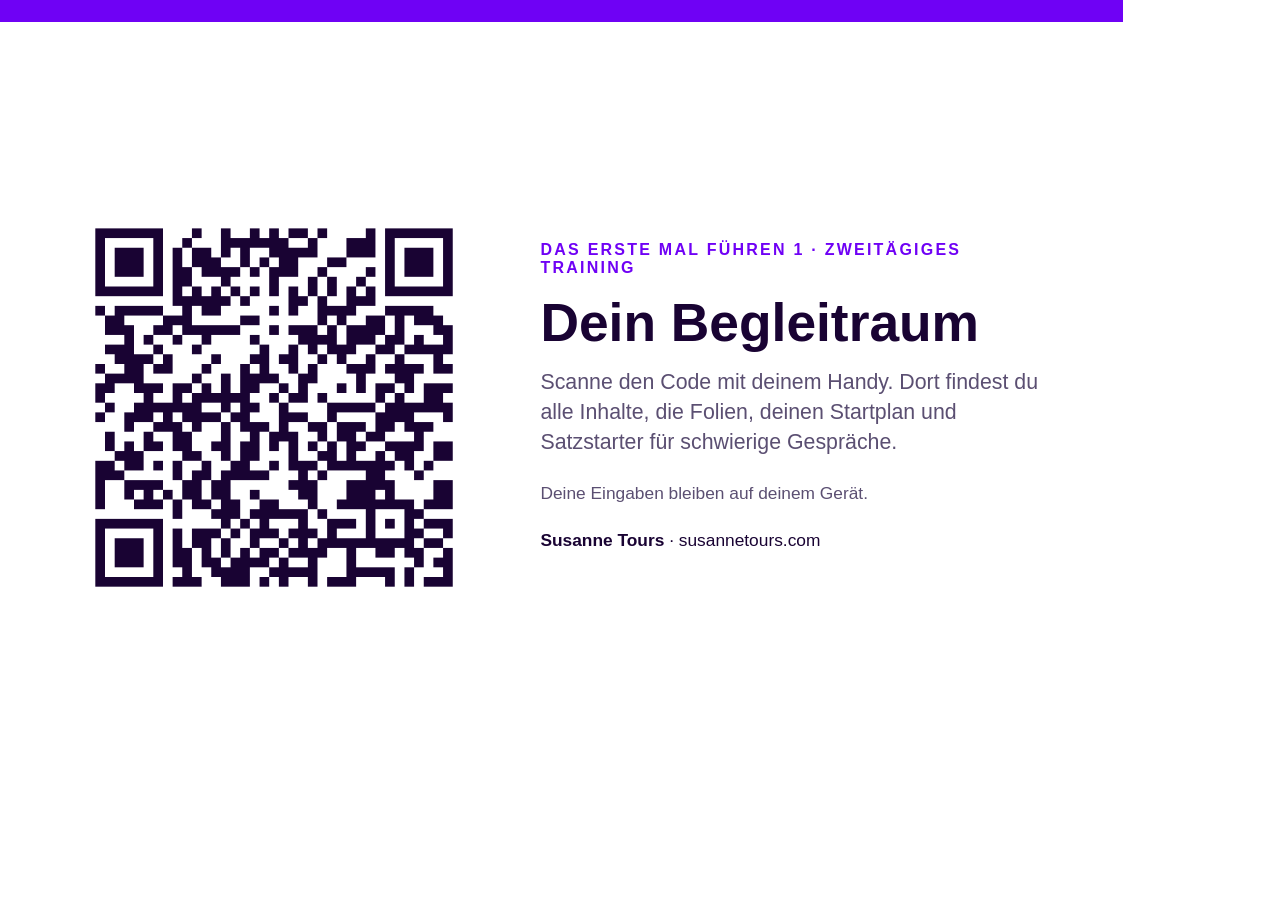
<file: src/tischkarte.html>
<!doctype html>
<html lang="de"><head><meta charset="utf-8"><title>Tischkarte</title>
<style>
@page{size:A4 landscape;margin:0}
body{margin:0;font-family:Arial,"Helvetica Neue",Helvetica,sans-serif;color:#190333}
.tk{width:297mm;height:210mm;box-sizing:border-box;padding:18mm 20mm;display:flex;gap:18mm;align-items:center;border-top:6mm solid #6F01F5;background:#fff}
.eb{font-size:12pt;letter-spacing:.14em;text-transform:uppercase;font-weight:700;color:#6F01F5}
h1{font-size:40pt;margin:4mm 0}
p{font-size:16pt;color:#5B4F72;margin:0 0 6mm;line-height:1.4}
img{width:105mm;height:105mm}
</style></head><body>
<div class="tk"><img src="QR_Begleitraum.png" alt="QR-Code"><div><div class="eb">Das erste Mal führen 1 · Zweitägiges Training</div><h1>Dein Begleitraum</h1><p>Scanne den Code mit deinem Handy. Dort findest du alle Inhalte, die Folien, deinen Startplan und Satzstarter für schwierige Gespräche.</p><p style="font-size:13pt">Deine Eingaben bleiben auf deinem Gerät.</p><p style="font-size:13pt;color:#190333"><b>Susanne Tours</b> · susannetours.com</p></div></div>
</body></html>
</file>
